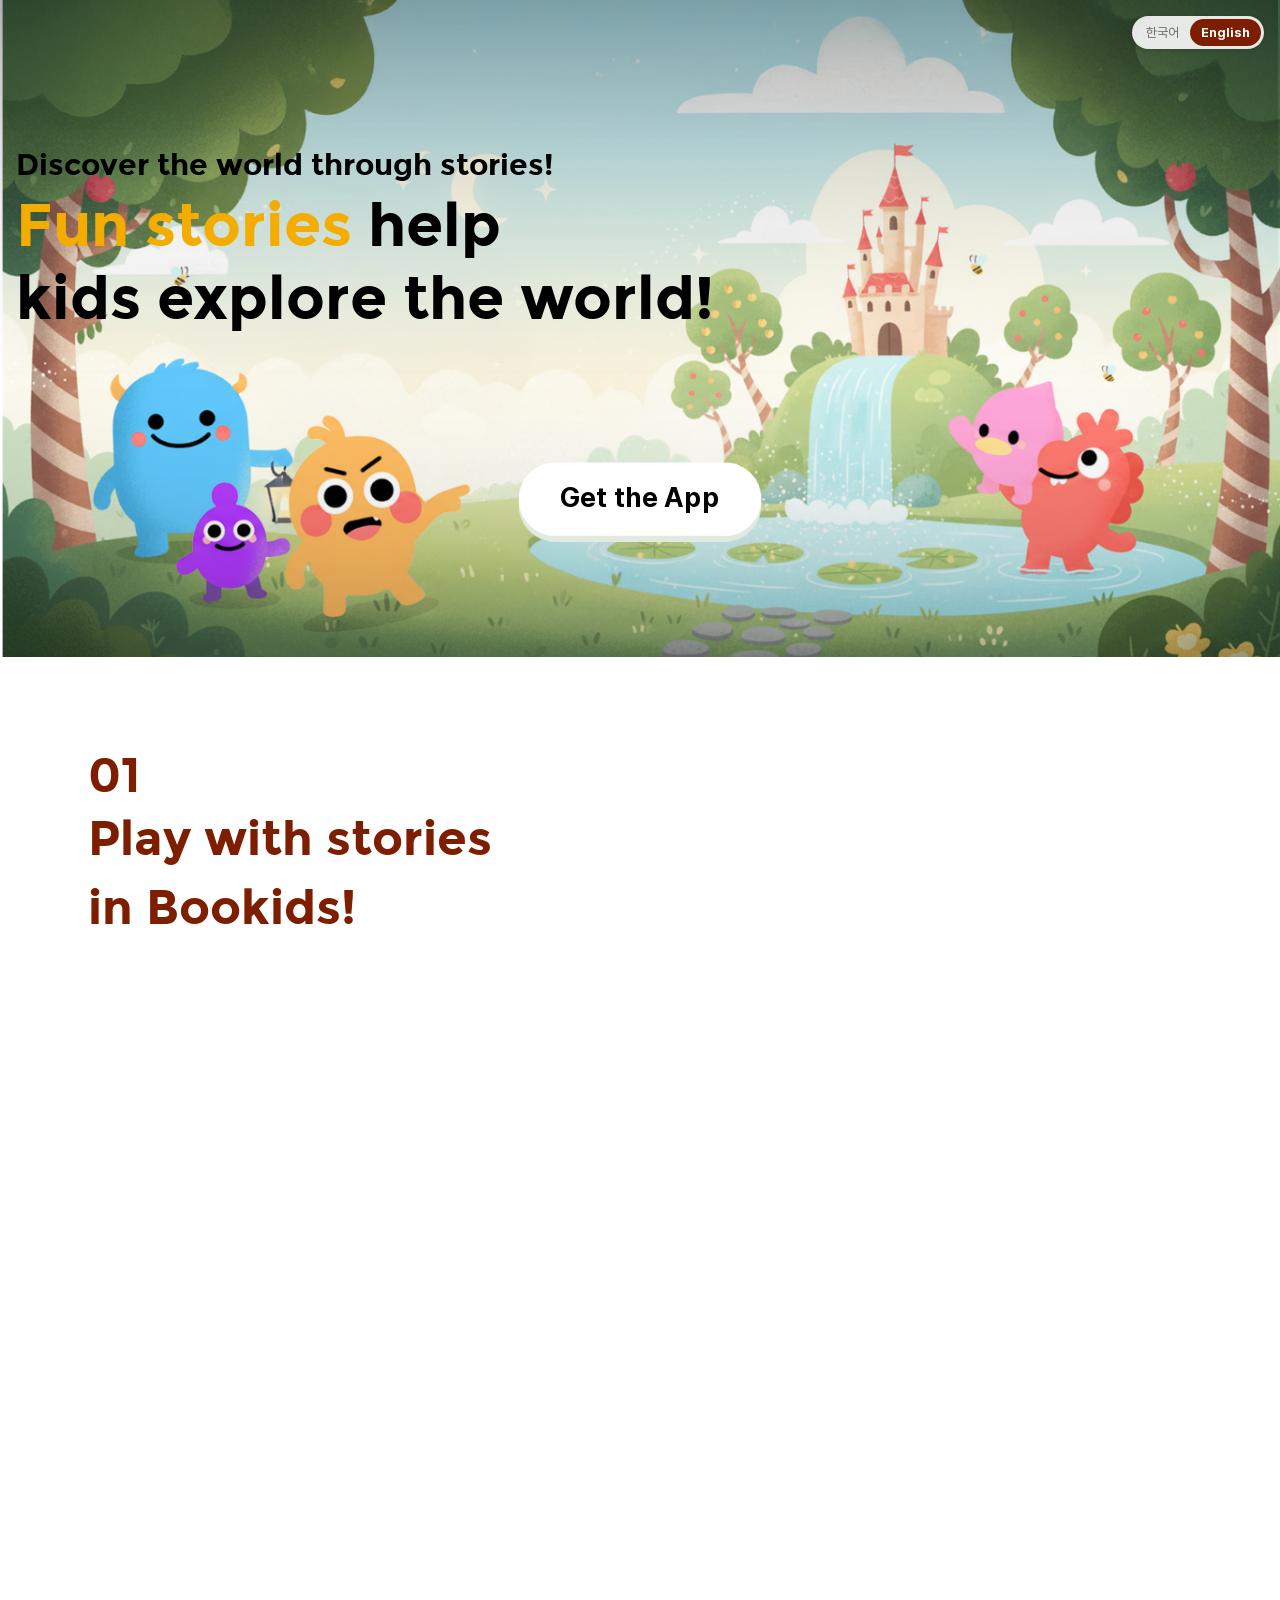
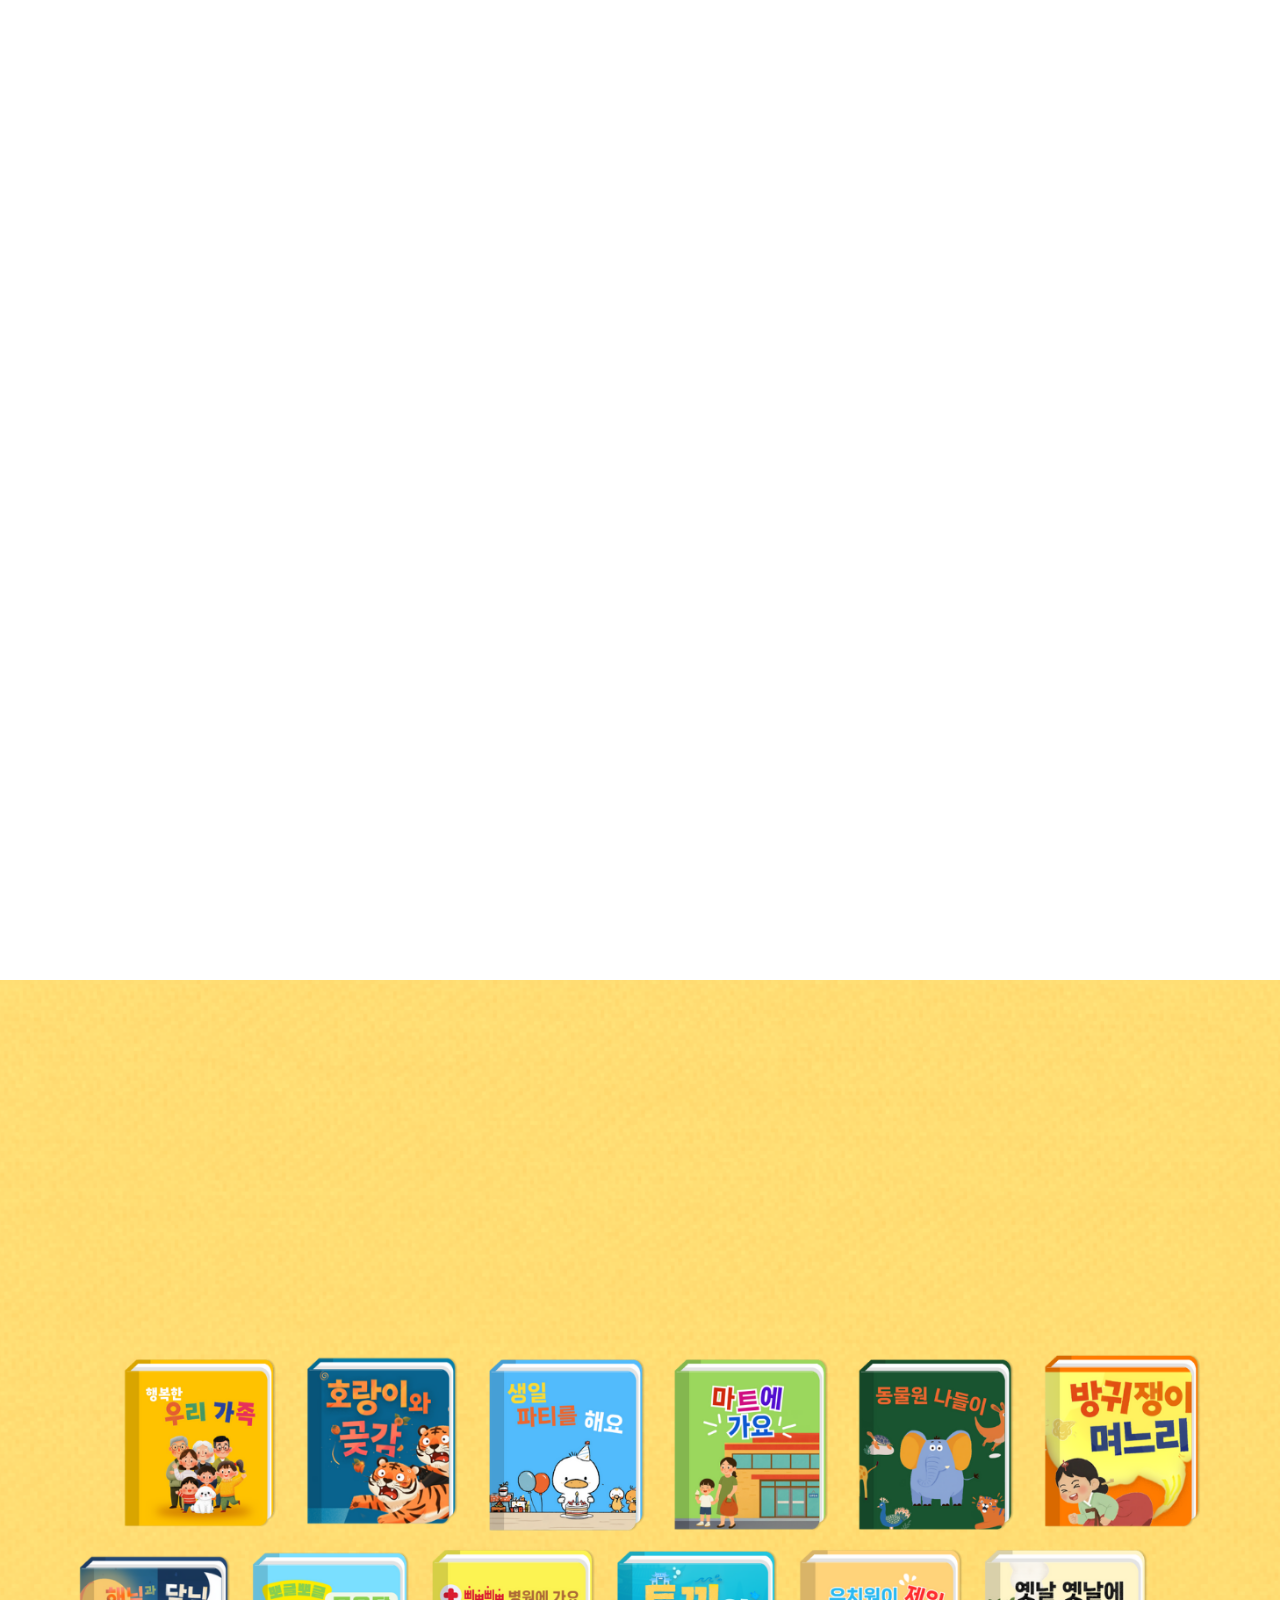
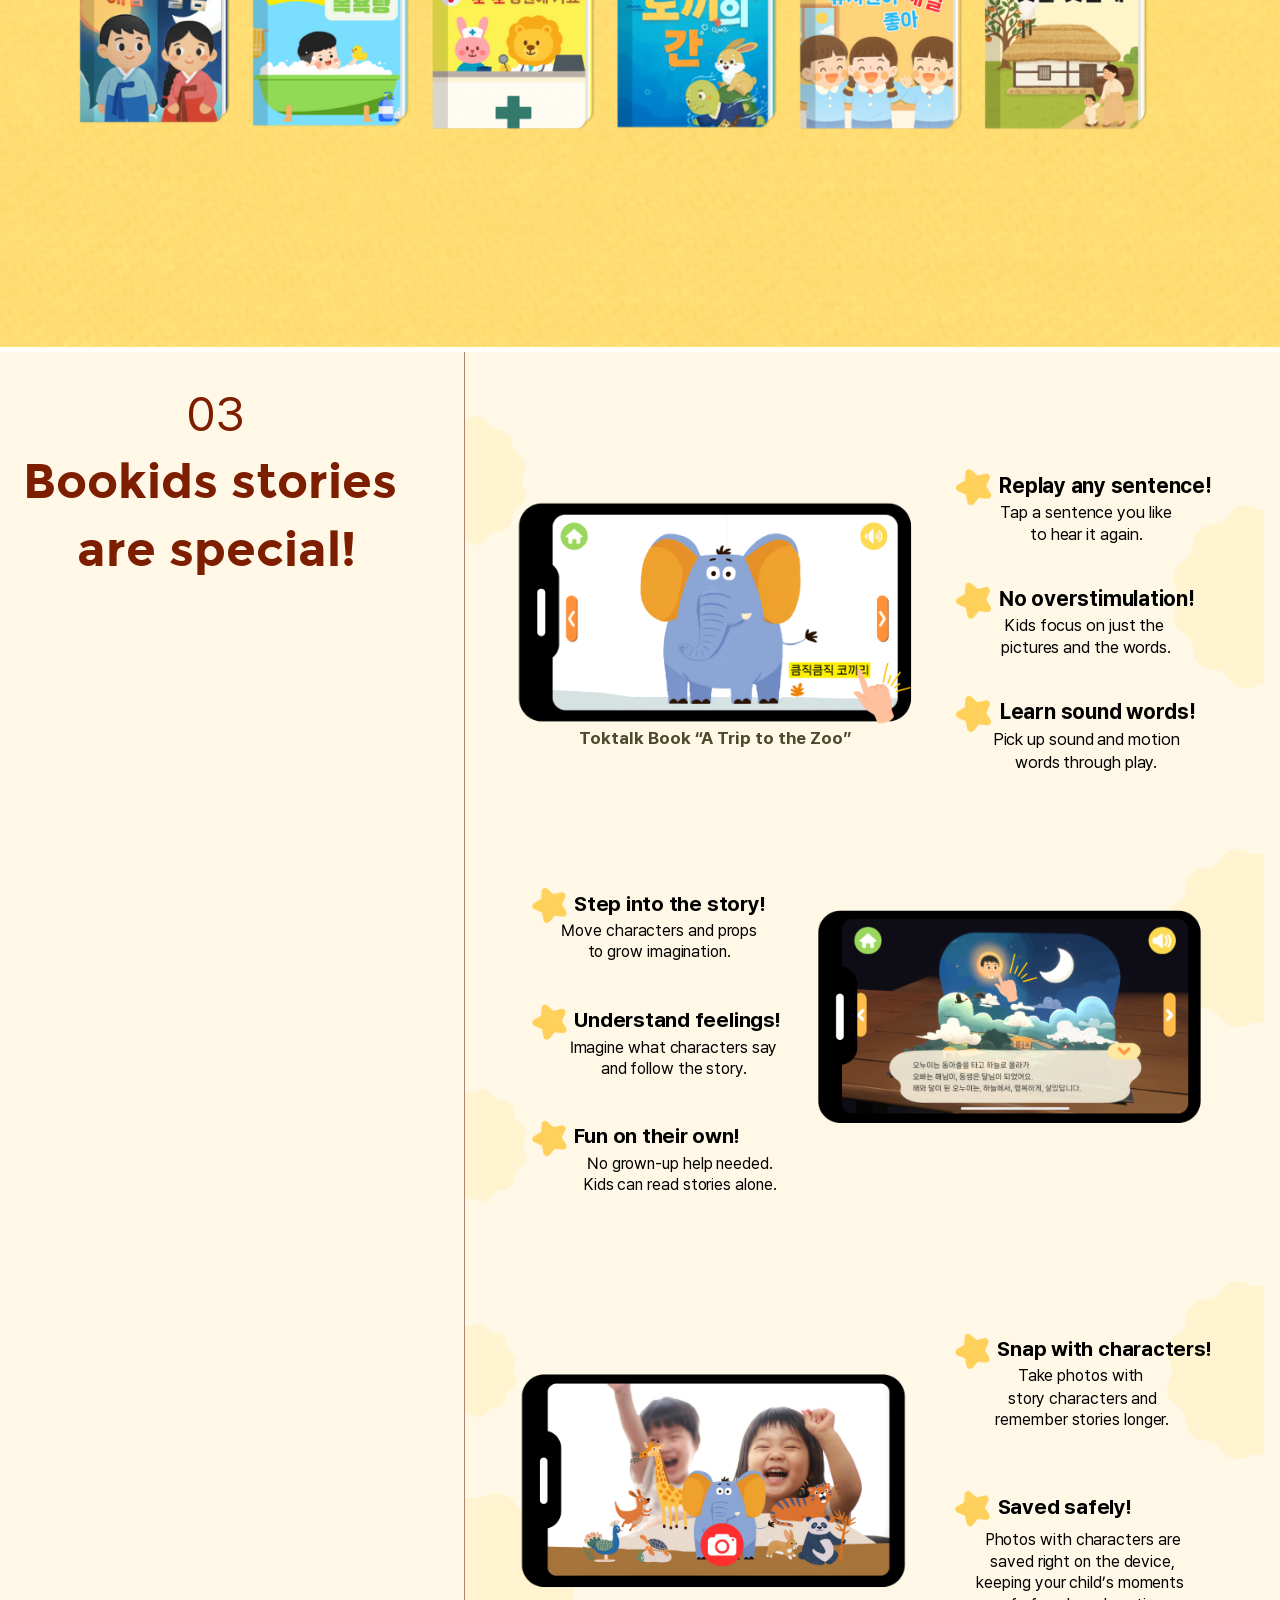
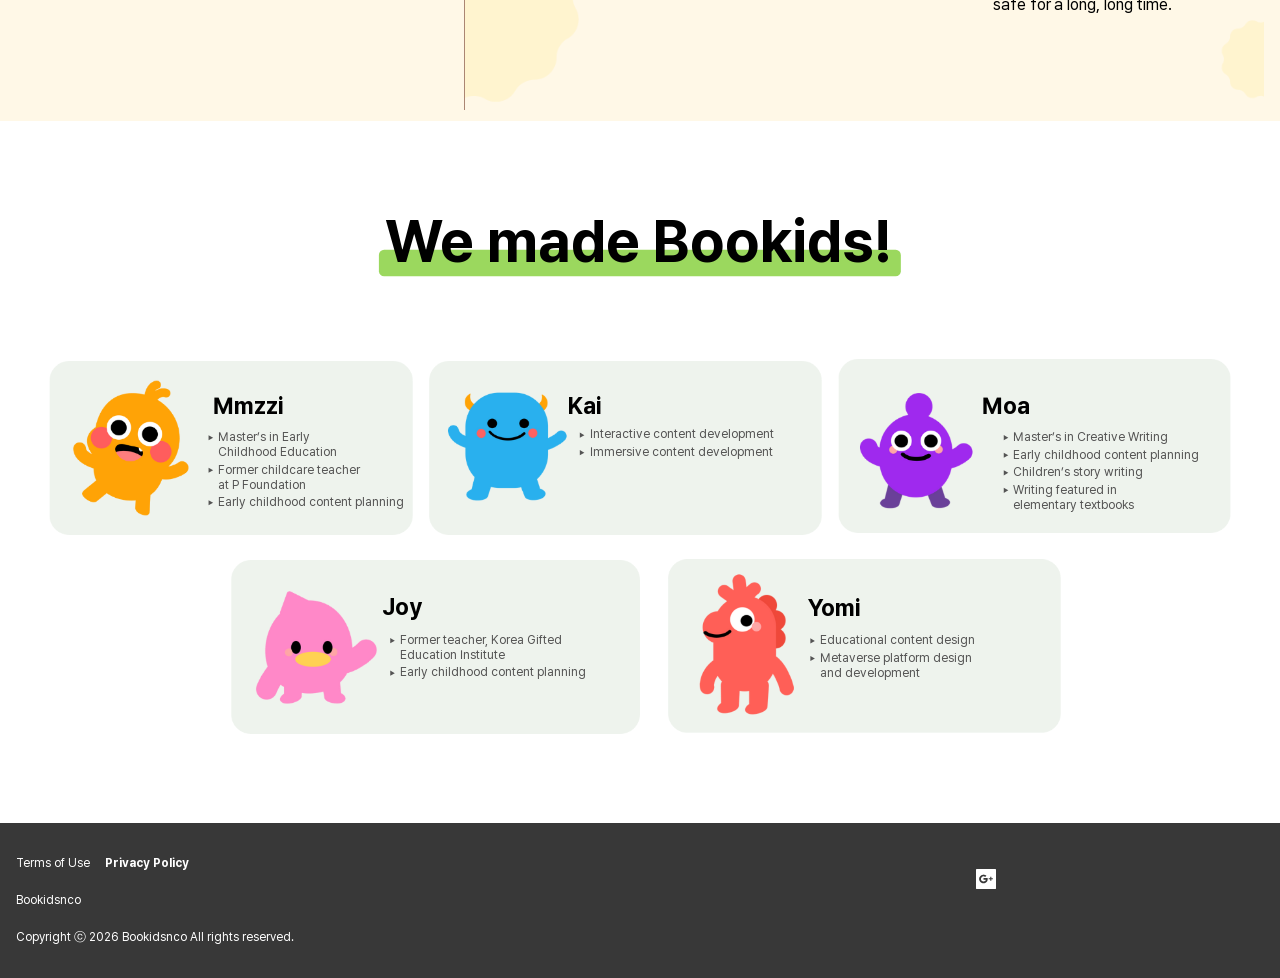
<file: index.html>
<!DOCTYPE html>
<html lang="ko">
<head>
	<meta charset="utf-8">
	<meta name="viewport" content="width=device-width, initial-scale=1">
	<title>Bookids</title>
	<!-- 네이버 서치어드바이저 소유 확인은 루트 주소에서 하므로 이 페이지에도 남겨 둠 -->
	<meta name="naver-site-verification" content="f33d51a31ad42f6ec0239b4553263804b5e55a8d">
	<link rel="alternate" hreflang="ko" href="https://www.bookidsnco.com/kr/ko/apps/Bookids/">
	<link rel="alternate" hreflang="en" href="https://www.bookidsnco.com/kr/en/apps/Bookids/">
	<link rel="alternate" hreflang="x-default" href="https://www.bookidsnco.com/">
	<link rel="icon" type="image/png" sizes="196x196" href="assets/images/icons/favicon-196.png">
	<script>
	/*
	 * 언어에 맞는 첫 페이지로 이동합니다.
	 *   1. 오른쪽 위 버튼으로 직접 고른 언어가 저장돼 있으면 그 언어 (assets/js/site.js 와 같은 저장 이름)
	 *   2. 없으면 브라우저에 설정된 언어 순서대로 보고, 한국어·영어 중 먼저 나오는 쪽. 둘 다 없으면 영어
	 * 예전 주소(/?mode=policy 등)의 쿼리를 그대로 넘겨야 약관 팝업이 열립니다.
	 * 파일로 직접 열면(file://) 폴더 주소가 index.html 을 열어 주지 않으므로 파일 이름까지 붙입니다.
	 */
	(function () {
		var language = null;
		try { language = localStorage.getItem('bookids-language'); } catch (e) {}
		if (language !== 'ko' && language !== 'en') {
			var list = navigator.languages && navigator.languages.length ? navigator.languages : [navigator.language || ''];
			language = 'en';
			for (var i = 0; i < list.length; i++) {
				var code = String(list[i]).toLowerCase();
				if (code.indexOf('ko') === 0) { language = 'ko'; break; }
				if (code.indexOf('en') === 0) { language = 'en'; break; }
			}
		}
		location.replace('kr/' + language + '/apps/Bookids/' + (location.protocol === 'file:' ? 'index.html' : '') + location.search + location.hash);
	})();
	</script>
	<!-- 스크립트가 꺼진 경우에만 한국어 페이지로. noscript 밖에 두면 브라우저에 따라(Safari 등) 이 이동이 위 스크립트의 이동을 덮어써서
	     고른 언어와 ?mode= 가 사라질 수 있음 -->
	<noscript><meta http-equiv="refresh" content="0; url=kr/ko/apps/Bookids/"></noscript>
</head>
<body>
	<a href="kr/ko/apps/Bookids/">부키즈 소개 페이지로 이동</a>
	<a href="kr/en/apps/Bookids/" lang="en">Go to Bookids</a>
</body>
</html>
</file>
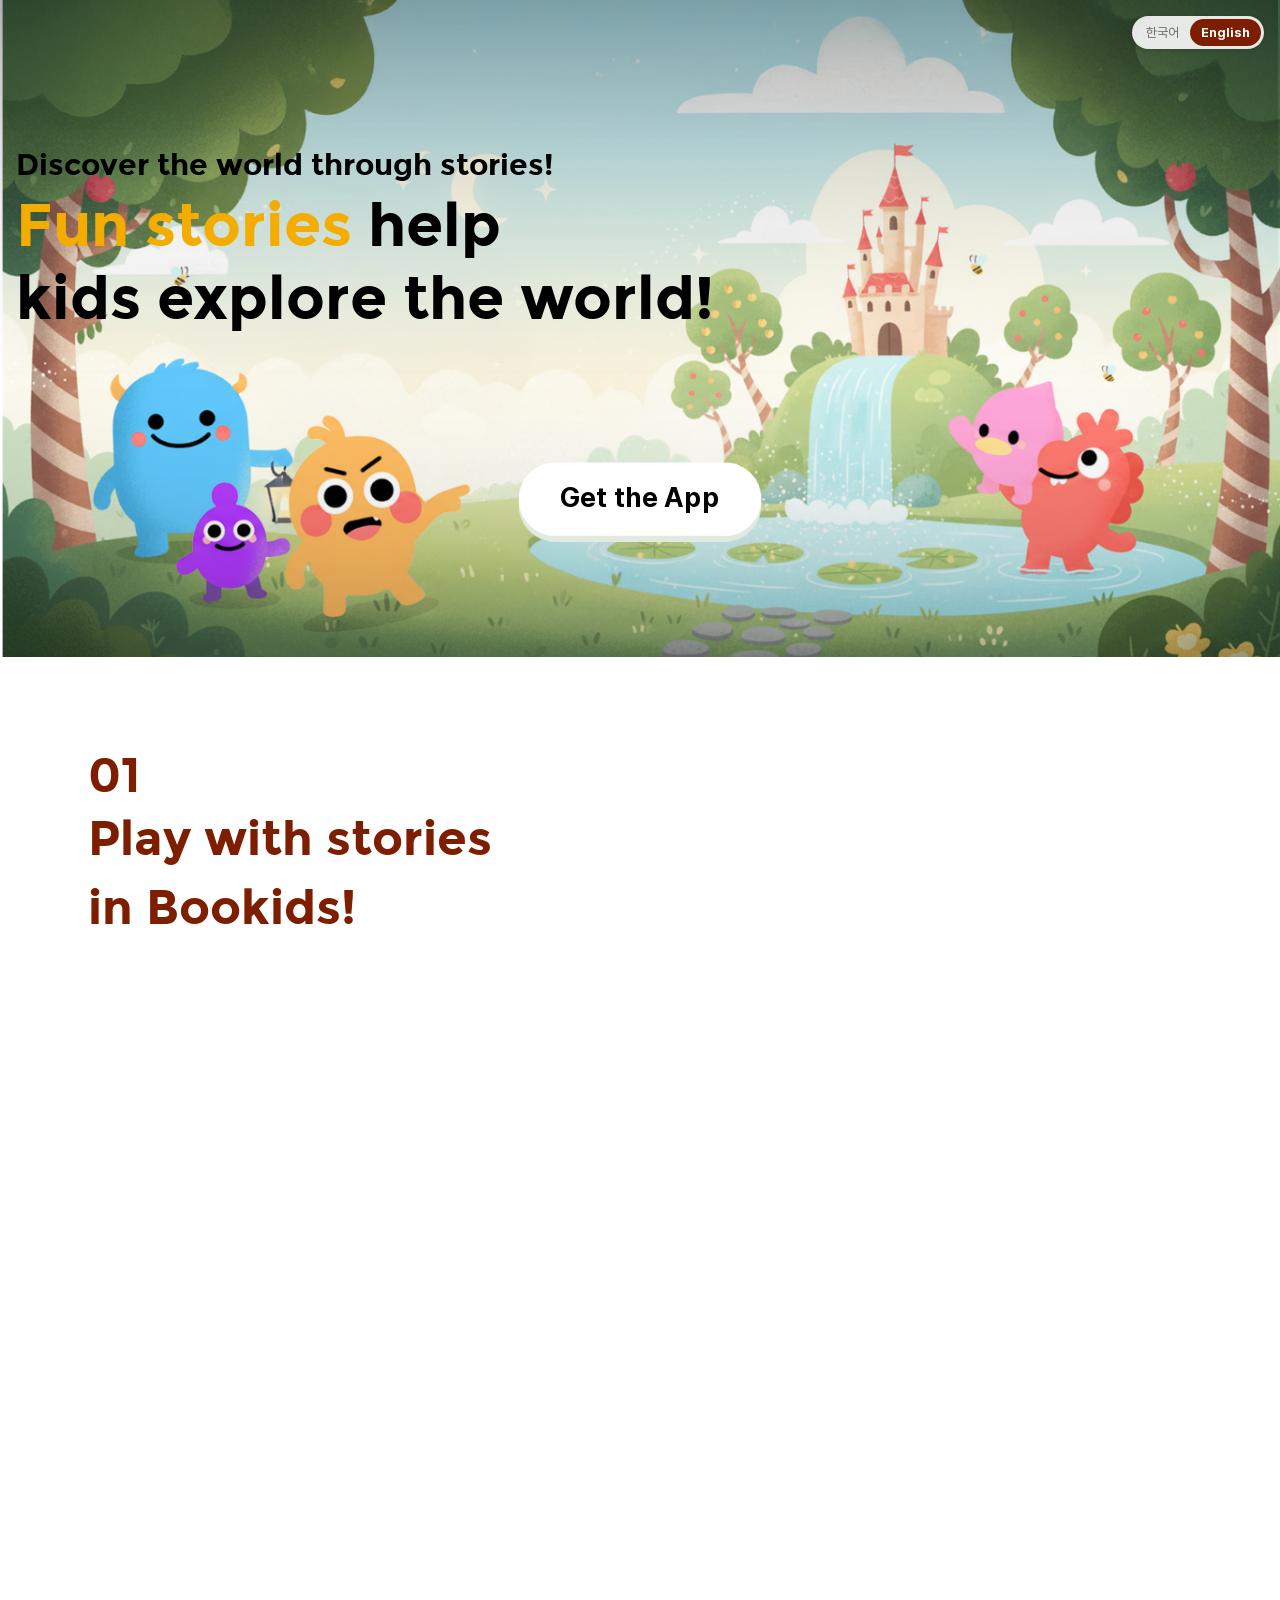
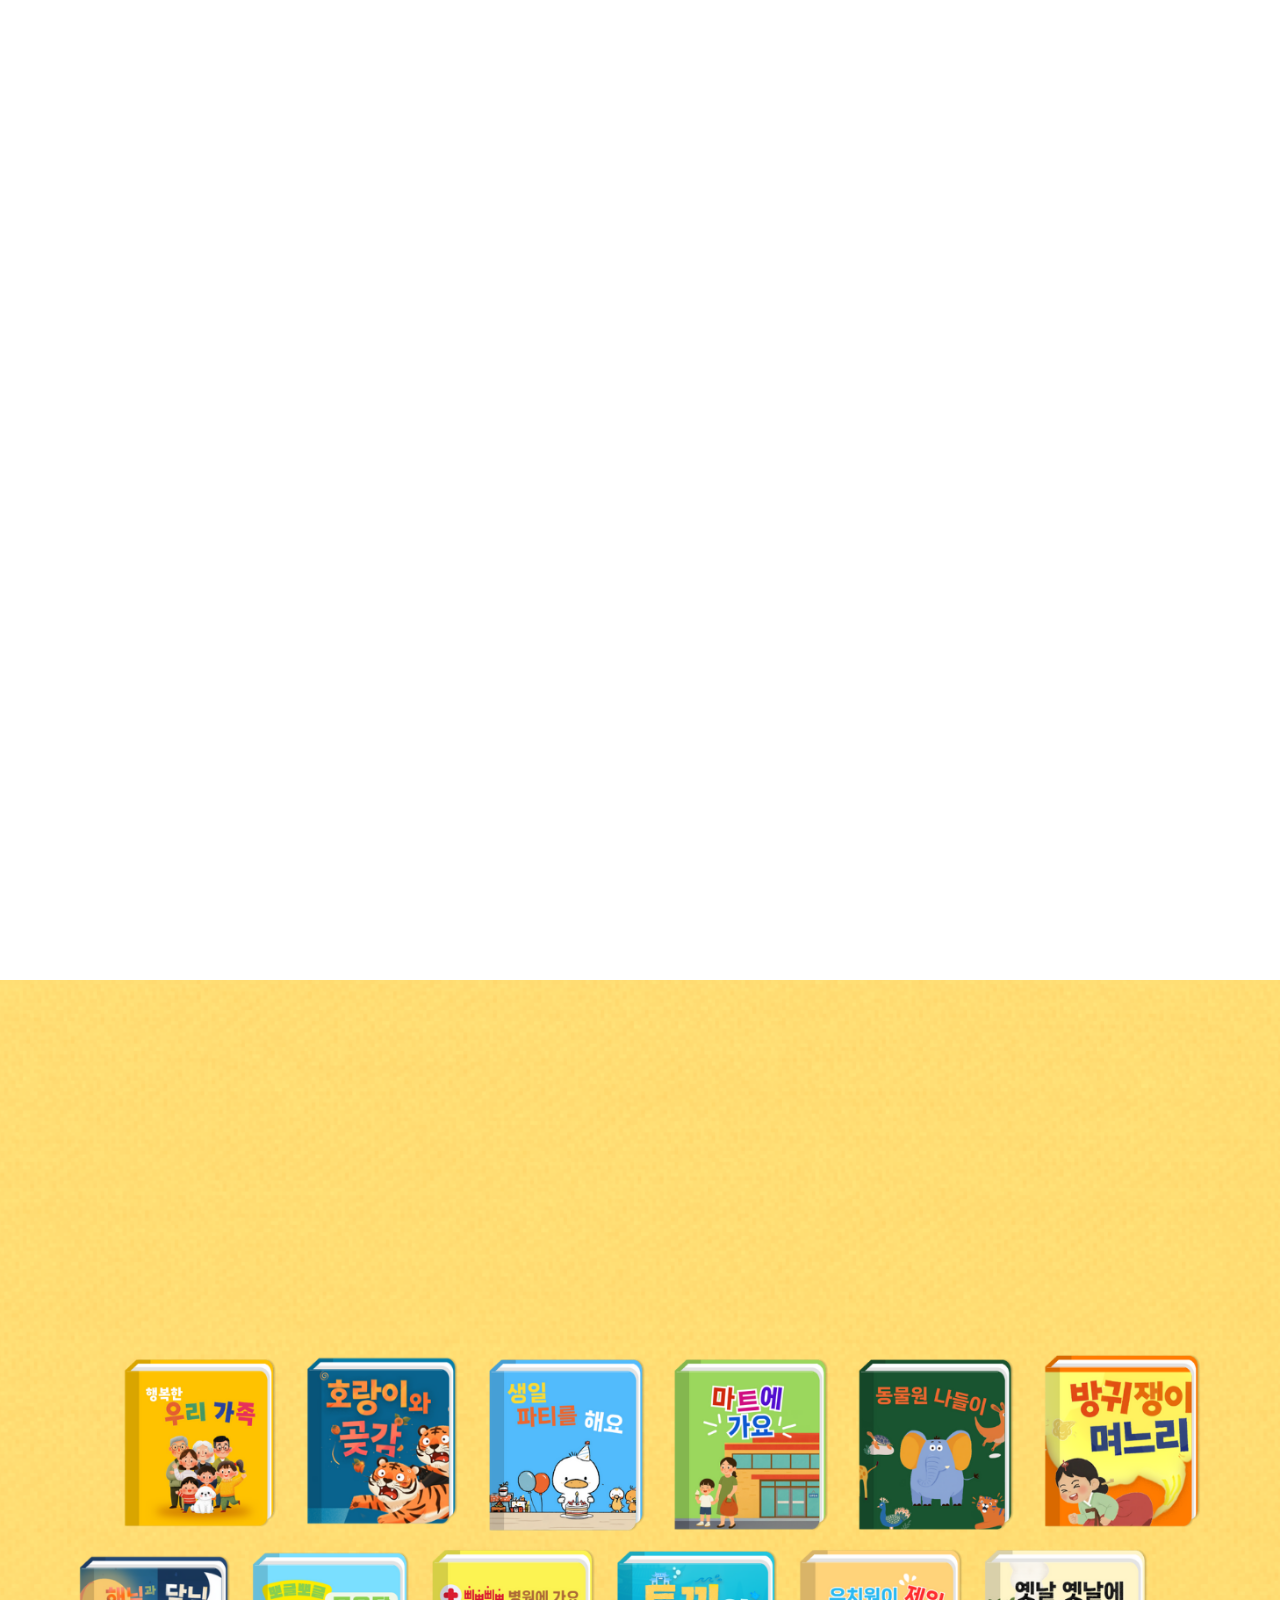
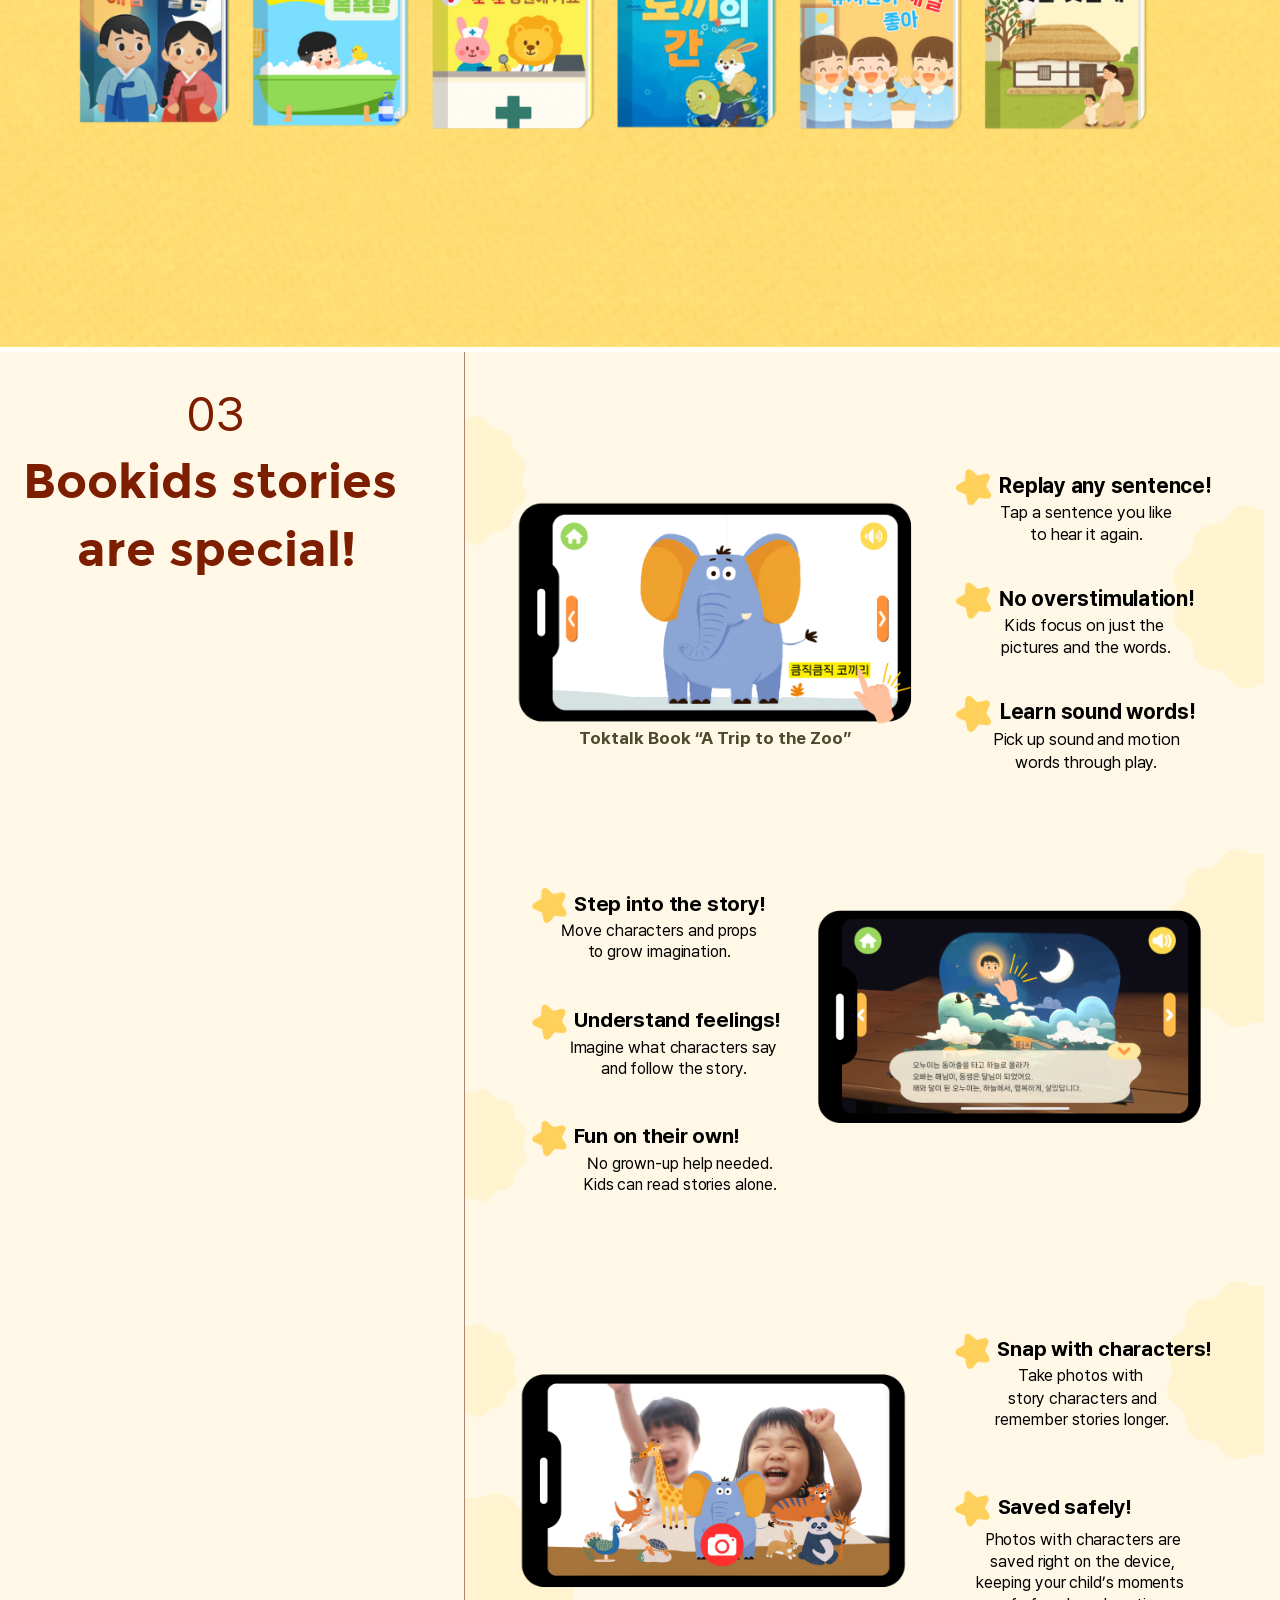
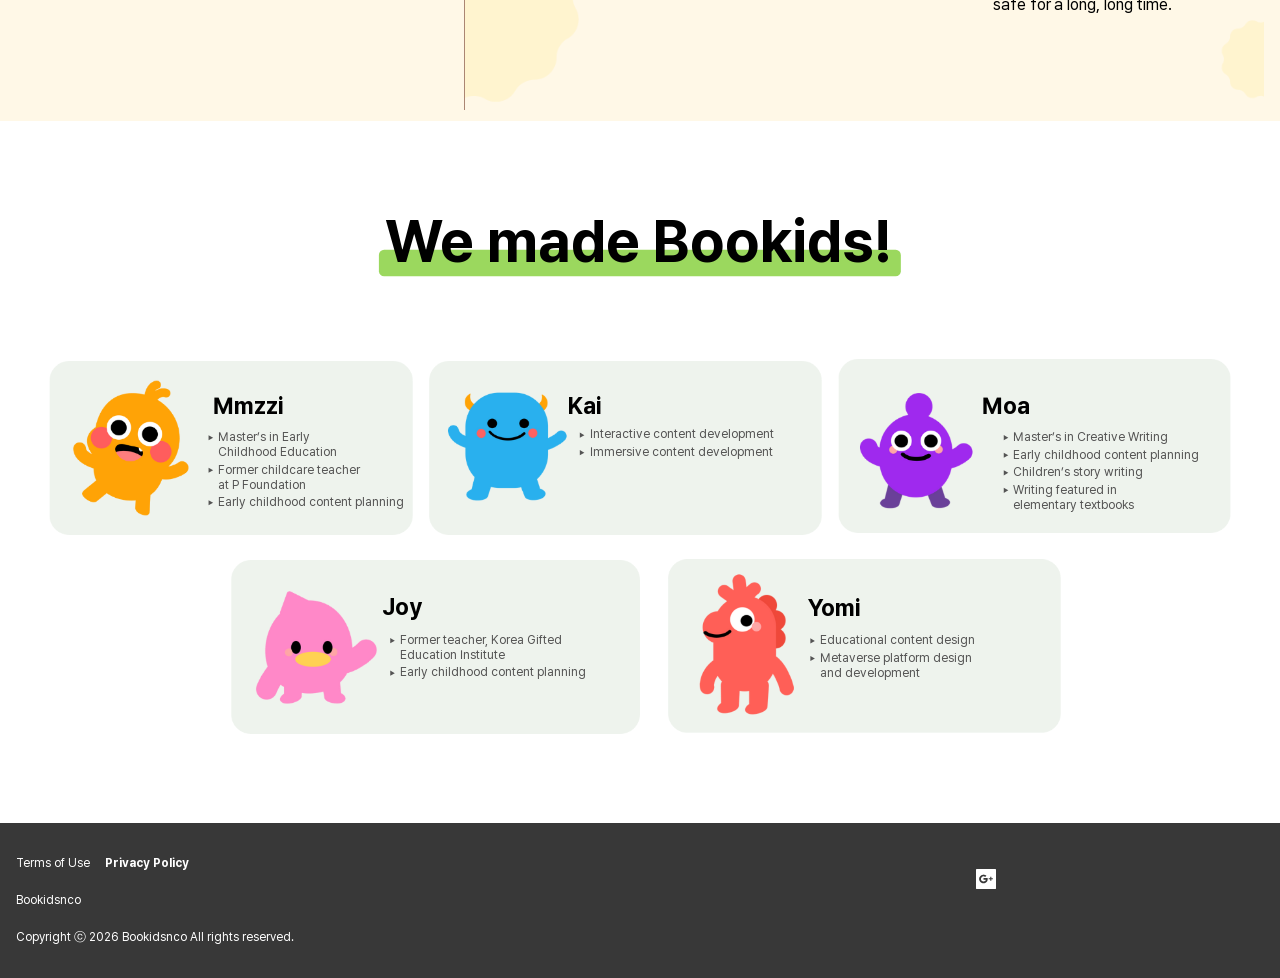
<file: kr/en/apps/Bookids/index.html>
<!DOCTYPE html>
<html lang="en">
<head>
	<meta charset="utf-8">
	<meta name="viewport" content="width=device-width,viewport-fit=cover,initial-scale=1.0,minimum-scale=1.0,maximum-scale=1.0,user-scalable=no">
	<title>Bookids</title>
	<meta name="description" content="Book for Kids">
	<meta name="keywords" content="Bookids">
	<meta name="application-name" content="Bookids">
	<meta name="msapplication-tooltip" content="Bookids">
	<meta name="theme-color" content="#7e1e00">
	<meta name="msapplication-navbutton-color" content="#7e1e00">
	<meta name="apple-mobile-web-app-status-bar-style" content="default">
	<meta name="naver-site-verification" content="f33d51a31ad42f6ec0239b4553263804b5e55a8d">
	<link rel="canonical" href="https://www.bookidsnco.com/kr/en/apps/Bookids/">
	<link rel="alternate" hreflang="ko" href="https://www.bookidsnco.com/kr/ko/apps/Bookids/">
	<link rel="alternate" hreflang="en" href="https://www.bookidsnco.com/kr/en/apps/Bookids/">
	<link rel="alternate" hreflang="x-default" href="https://www.bookidsnco.com/">

	<meta property="og:type" content="website">
	<meta property="og:url" content="https://www.bookidsnco.com/kr/en/apps/Bookids/">
	<meta property="og:title" content="Bookids">
	<meta property="og:description" content="Book for Kids">
	<meta property="og:image" content="https://www.bookidsnco.com/assets/images/logo.png">
	<meta property="og:image:width" content="673">
	<meta property="og:image:height" content="262">

	<link rel="icon" type="image/png" sizes="196x196" href="../../../../assets/images/icons/favicon-196.png">
	<link rel="apple-touch-icon-precomposed" sizes="152x152" href="../../../../assets/images/icons/apple-touch-icon-152.png">
	<meta name="msapplication-TileImage" content="../../../../assets/images/icons/ms-tile-144.png">
	<meta name="msapplication-square310x310logo" content="../../../../assets/images/icons/ms-square-310.png">

	<link rel="stylesheet" href="../../../../assets/fonts/pretendard/pretendard-dynamic-subset.css">
	<link rel="stylesheet" href="../../../../assets/css/style.css">
	<link rel="stylesheet" href="../../../../assets/css/site.css">
	<script>document.documentElement.className += ' js';</script>

	<script type="application/ld+json">
	{
		"@context": "https://schema.org",
		"@type": "Organization",
		"name": "Bookids",
		"url": "https://www.bookidsnco.com",
		"address": {
			"@type": "PostalAddress",
			"addressCountry": "KR",
			"streetAddress": "서울 강북구 노해로8길 22 (수유동, 경남아너스빌)",
			"postalCode": "01073"
		}
	}
	</script>
</head>
<body>
<nav class="language-switch" aria-label="Language">
	<a href="../../../ko/apps/Bookids/" lang="ko" hreflang="ko" data-language="ko">한국어</a>
	<a href="../../../en/apps/Bookids/" lang="en" hreflang="en" data-language="en" aria-current="true">English</a>
</nav>

<main>

	<!-- ================= PC 화면 (992px 이상) ================= -->
	<div class="pc">

		<section class="sec pc-hero">
			<div class="sec__bg"></div>
			<div class="snow" aria-hidden="true"></div>
			<div class="col">
				<div class="t pc-hero__t1" data-anim="fadeInUp" data-dur="0.7">
					<div class="a"><h6><span class="f30 c-black">Discover the world through stories!</span></h6></div>
				</div>
				<div class="t pc-hero__t2" data-anim="fadeInUp" data-dur="1">
					<div class="a"><h2 class="al"><span class="f60 c-yellow">Fun stories</span><span class="f60 c-black"> help</span></h2></div>
				</div>
				<div class="t pc-hero__t3" data-anim="fadeInUp" data-dur="1">
					<div class="a"><h2 class="al"><span class="f60 c-black">kids explore the world!</span></h2></div>
				</div>
				<div class="pc-hero__btn" data-anim="jackInTheBox" data-dur="0.7" data-delay="1">
					<a class="app-btn a" href="https://bookidsnco.firebaseapp.com/kr/ko/apps/Bookids/open?utm_source=homepage&amp;utm_medium=website&amp;utm_campaign=download_button&amp;utm_content=en_pc">
						<img src="../../../../assets/images/btn-app-download.png" width="310" height="102" alt="Get the App">
						<svg viewBox="0 0 310 102" aria-hidden="true"><text class="ov-button" x="154.7" y="57.5">Get the App</text></svg>
						<span class="app-btn__hover" aria-hidden="true"><svg viewBox="0 0 308 102" preserveAspectRatio="xMidYMid slice" aria-hidden="true"><text class="ov-button" x="153.7" y="57.5">Get the App</text></svg></span>
					</a>
				</div>
			</div>
		</section>

		<div class="pc-play">
			<section class="pc-play__head">
				<div class="col">
					<div class="t pc-play__t1" data-anim="fadeInUp" data-dur="0.9">
						<div class="a"><h2 class="al"><span class="f48"><strong>01</strong></span></h2></div>
					</div>
					<div class="t pc-play__t2" data-anim="fadeInUp" data-dur="0.9">
						<div class="a">
							<h6 class="al lh2"><span class="f48">Play with stories&nbsp;</span></h6>
							<h6 class="al lh2"><span class="f48">in Bookids!</span></h6>
						</div>
					</div>
				</div>
			</section>

			<section class="pc-card">
				<div class="col pc-card__aside">
					<div class="pic pc-card__img" data-anim="fadeInUp" data-dur="0.9" data-delay="0.7">
						<div class="a overlay">
							<img src="../../../../assets/images/feature-stories.png" width="398" height="372" alt="Explore stories" loading="lazy">
							<svg viewBox="0 0 398 372" aria-hidden="true"><text class="ov-feature" x="198.9" y="55">Explore stories</text></svg>
						</div>
					</div>
					<div class="t pc-card__title" data-anim="fadeInUp" data-dur="0.9">
						<div class="a"><h6 class="ac lh2"><span class="f20">Discover lots of stories!&nbsp;</span></h6></div>
					</div>
					<div class="t pc-card__desc" data-anim="fadeInUp" data-dur="0.9">
						<div class="a">
							<p class="ac"><span class="f20">Meet fun Bookids originals, written to follow&nbsp;</span></p>
							<p class="ac"><span class="f20">Korea’s national childcare and Nuri curricula.&nbsp;</span></p>
						</div>
					</div>
				</div>
			</section>

			<section class="pc-card">
				<div class="col pc-card__aside">
					<div class="pic pc-card__img" data-anim="fadeInUp" data-dur="0.9" data-delay="0.7">
						<div class="a overlay">
							<img src="../../../../assets/images/feature-decorate.png" width="398" height="372" alt="Decorate scenes" loading="lazy">
							<svg viewBox="0 0 398 372" aria-hidden="true"><text class="ov-feature" x="198.7" y="55">Decorate scenes</text></svg>
						</div>
					</div>
					<div class="t pc-card__title" data-anim="fadeInUp" data-dur="0.9">
						<div class="a"><h6 class="ac">Decorate story scenes!</h6></div>
					</div>
					<div class="t pc-card__desc" data-anim="fadeInUp" data-dur="0.9">
						<div class="a">
							<p class="ac lh15"><span class="f20">Use characters, props, and nature items from the stories</span></p>
							<p class="ac lh15"><span class="f20">to decorate your own story scenes.</span></p>
						</div>
					</div>
				</div>
			</section>

			<section class="pc-card">
				<div class="col pc-card__aside">
					<div class="pic pc-card__img" data-anim="fadeInUp" data-dur="0.9" data-delay="0.7">
						<div class="a overlay">
							<img src="../../../../assets/images/feature-create.png" width="398" height="372" alt="Create your story" loading="lazy">
							<svg viewBox="0 0 398 372" aria-hidden="true"><text class="ov-feature" x="198.6" y="55">Create your story</text></svg>
						</div>
					</div>
					<div class="t pc-card__title" data-anim="fadeInUp" data-dur="0.9">
						<div class="a"><p class="ac lh2"><span class="f20"><strong>Create your own story!</strong></span></p></div>
					</div>
					<div class="t pc-card__desc" data-anim="fadeInUp" data-dur="0.9">
						<div class="a">
							<p class="ac"><span class="f20">A colorful story world of your own!&nbsp;</span></p>
							<p class="ac"><span class="f20">Let your imagination fly and create your own story.</span></p>
						</div>
					</div>
				</div>
			</section>
		</div>

		<div class="pc-gap-82"></div>

		<section class="sec pc-books">
			<div class="sec__bg"></div>
			<div class="col">
				<div class="t pc-books__title" data-anim="fadeInUp" data-dur="0.7">
					<div class="a">
						<h1 class="ac lh1"><span class="f60">02&nbsp;</span></h1>
						<h1 class="ac lh1"><span class="f60">Meet Bookids stories!</span></h1>
					</div>
				</div>
				<div class="t pc-books__desc" data-anim="fadeInUp" data-dur="0.7">
					<div class="a"><p class="ac lh15"><span class="f18">A variety of stories built around everyday themes kids know well.&nbsp;</span></p></div>
				</div>
				<div class="pic pc-books__img">
					<img src="../../../../assets/images/books.png" width="1278" height="428" alt="Bookids storybook covers" loading="lazy">
				</div>
			</div>
		</section>

		<div class="pc-gap-5"></div>

		<section class="pc-special">
			<div class="pc-special__aside">
				<div class="pc-special__sticky">
					<div class="t pc-special__t">
						<div class="a">
							<p class="ac lh115"><span class="f48">03</span></p>
							<h6 class="ac lh15"><span class="f48">Bookids stories&nbsp;</span></h6>
							<h6 class="ac lh15"><span class="f48">are special!</span></h6>
							<p><br></p>
						</div>
					</div>
				</div>
			</div>
			<div class="pc-special__main">
				<div class="overlay">
					<img src="../../../../assets/images/special-1.png" width="1920" height="1080" alt="Replay any sentence, no overstimulation, learn sound words" loading="lazy">
					<svg viewBox="0 0 1920 1080" preserveAspectRatio="xMidYMid slice" aria-hidden="true"><text class="ov-title" x="1276.5" y="330.2">Replay any sentence!</text><text class="ov-text" x="1480.1" y="390.5">Tap a sentence you like</text><text class="ov-text" x="1480.5" y="442.5">to hear it again.</text><text class="ov-title" x="1276" y="596.2">No overstimulation!</text><text class="ov-text" x="1475.6" y="655.5">Kids focus on just the</text><text class="ov-text" x="1480.2" y="707.5">pictures and the words.</text><text class="ov-title" x="1278" y="862.2">Learn sound words!</text><text class="ov-text" x="1480.3" y="923.5">Pick up sound and motion</text><text class="ov-text" x="1480.3" y="976.5">words through play.</text><text class="ov-caption" x="608.1" y="920.5">Toktalk Book “A Trip to the Zoo”</text></svg>
				</div>
				<div class="overlay">
					<img src="../../../../assets/images/special-2.png" width="1920" height="1080" alt="Step into the story, understand feelings, fun on their own" loading="lazy">
					<svg viewBox="0 0 1920 1080" aria-hidden="true"><text class="ov-title" x="262" y="237.2">Step into the story!</text><text class="ov-text" x="466.9" y="298.5">Move characters and props</text><text class="ov-text" x="466.8" y="349.5">to grow imagination.</text><text class="ov-title" x="262.5" y="516.2">Understand feelings!</text><text class="ov-text" x="501.1" y="578.5">Imagine what characters say</text><text class="ov-text" x="501.8" y="630.5">and follow the story.</text><text class="ov-title" x="263" y="796.2">Fun on their own!</text><text class="ov-text" x="516.3" y="858.5">No grown-up help needed.</text><text class="ov-text" x="515.9" y="909.5">Kids can read stories alone.</text></svg>
				</div>
				<div class="overlay">
					<img src="../../../../assets/images/special-3.png" width="1920" height="1080" alt="Snap with characters, saved safely" loading="lazy">
					<svg viewBox="0 0 1920 1080" aria-hidden="true"><text class="ov-title" x="1279" y="228.2">Snap with characters!</text><text class="ov-text" x="1479.1" y="289.5">Take photos with</text><text class="ov-text" x="1483.7" y="342.5">story characters and</text><text class="ov-text" x="1483.4" y="393.5">remember stories longer.</text><text class="ov-title" x="1280" y="608.2">Saved safely!</text><text class="ov-text" x="1483.9" y="681.5">Photos with characters are</text><text class="ov-text" x="1483.9" y="734.5">saved right on the device,</text><text class="ov-text" x="1478.6" y="785.5">keeping your child’s moments</text><text class="ov-text" x="1484" y="837.5">safe for a long, long time.</text></svg>
				</div>
			</div>
		</section>

		<div class="pc-gap-11"></div>

		<section class="pc-team">
			<div class="team">
				<svg viewBox="0 0 1920 1080"><rect class="ov-bar" x="558.3" y="198" width="803" height="41" rx="8"/><text class="ov-heading" x="957.3" y="217.5">We made Bookids!</text></svg>
				<div class="team-card team-card--ddobi">
					<img class="team-card__background" src="../../../../assets/images/team/ddobi-background.png" width="560" height="268" alt="" loading="lazy">
					<img class="team-card__character" src="../../../../assets/images/team/ddobi-character.png" width="185" height="215" alt="" loading="lazy">
					<svg viewBox="0 0 560 268"><text class="ov-name" x="252" y="81">Mmzzi</text><path class="ov-dot" d="M245.5 114.1L252.5 118.1L245.5 122.1Z"/><text class="ov-bullet" x="260.5" y="123.2">Master’s in Early</text><text class="ov-bullet" x="260.5" y="146.2">Childhood Education</text><path class="ov-dot" d="M245.5 164.1L252.5 168.1L245.5 172.1Z"/><text class="ov-bullet" x="260.5" y="173.2">Former childcare teacher</text><text class="ov-bullet" x="260.5" y="196.2">at P Foundation</text><path class="ov-dot" d="M245.5 214.1L252.5 218.1L245.5 222.1Z"/><text class="ov-bullet" x="260.5" y="223.2">Early childhood content planning</text></svg>
				</div>
				<div class="team-card team-card--chacha">
					<img class="team-card__background" src="../../../../assets/images/team/chacha-background.png" width="605" height="268" alt="" loading="lazy">
					<img class="team-card__character" src="../../../../assets/images/team/chacha-character.png" width="189" height="172" alt="" loading="lazy">
					<svg viewBox="0 0 605 268"><text class="ov-name" x="214" y="81">Kai</text><path class="ov-dot" d="M232 110.1L239 114.1L232 118.1Z"/><text class="ov-bullet" x="247" y="119.2">Interactive content development</text><path class="ov-dot" d="M232 137.1L239 141.1L232 145.1Z"/><text class="ov-bullet" x="247" y="146.2">Immersive content development</text></svg>
				</div>
				<div class="team-card team-card--mari">
					<img class="team-card__background" src="../../../../assets/images/team/mari-background.png" width="606" height="268" alt="" loading="lazy">
					<img class="team-card__character" src="../../../../assets/images/team/mari-character.png" width="178" height="185" alt="" loading="lazy">
					<svg viewBox="0 0 606 268"><text class="ov-name" x="221" y="84">Moa</text><path class="ov-dot" d="M255 117.1L262 121.1L255 125.1Z"/><text class="ov-bullet" x="270" y="126.2">Master’s in Creative Writing</text><path class="ov-dot" d="M255 144.1L262 148.1L255 152.1Z"/><text class="ov-bullet" x="270" y="153.2">Early childhood content planning</text><path class="ov-dot" d="M255 171.1L262 175.1L255 179.1Z"/><text class="ov-bullet" x="270" y="180.2">Children’s story writing</text><path class="ov-dot" d="M255 198.1L262 202.1L255 206.1Z"/><text class="ov-bullet" x="270" y="207.2">Writing featured in</text><text class="ov-bullet" x="270" y="230.2">elementary textbooks</text></svg>
				</div>
				<div class="team-card team-card--miho">
					<img class="team-card__background" src="../../../../assets/images/team/miho-background.png" width="630" height="268" alt="" loading="lazy">
					<img class="team-card__character" src="../../../../assets/images/team/miho-character.png" width="192" height="180" alt="" loading="lazy">
					<svg viewBox="0 0 630 268"><text class="ov-name" x="232" y="85">Joy</text><path class="ov-dot" d="M245 120.1L252 124.1L245 128.1Z"/><text class="ov-bullet" x="260" y="129.2">Former teacher, Korea Gifted</text><text class="ov-bullet" x="260" y="152.2">Education Institute</text><path class="ov-dot" d="M245 170.1L252 174.1L245 178.1Z"/><text class="ov-bullet" x="260" y="179.2">Early childhood content planning</text></svg>
				</div>
				<div class="team-card team-card--kuku">
					<img class="team-card__background" src="../../../../assets/images/team/kuku-background.png" width="605" height="268" alt="" loading="lazy">
					<img class="team-card__character" src="../../../../assets/images/team/kuku-character.png" width="150" height="222" alt="" loading="lazy">
					<svg viewBox="0 0 605 268"><text class="ov-name" x="215" y="88">Yomi</text><path class="ov-dot" d="M219 122.1L226 126.1L219 130.1Z"/><text class="ov-bullet" x="234" y="131.2">Educational content design</text><path class="ov-dot" d="M219 149.1L226 153.1L219 157.1Z"/><text class="ov-bullet" x="234" y="158.2">Metaverse platform design</text><text class="ov-bullet" x="234" y="181.2">and development</text></svg>
				</div>
			</div>
		</section>

	</div>

	<!-- ================= 모바일 화면 (991px 이하) ================= -->
	<div class="mo">

		<section class="sec mo-hero">
			<div class="sec__bg"></div>
			<div class="col">
				<div class="t mo-hero__t1" data-anim="fadeInUp" data-dur="0.7">
					<div class="a"><h6 class="al lh115"><span class="f40 c-black">Learn the world&nbsp;</span><span class="c-black"><br></span><span class="f40 c-black">with stories!</span></h6></div>
				</div>
				<div class="t mo-hero__t2" data-anim="fadeInUp" data-dur="0.7">
					<div class="a"><h6 class="al"><span class="f16 c-black">Fun stories help</span><span class="c-black"><br>kids explore the world.&nbsp;</span></h6></div>
				</div>
				<div class="mo-hero__btn" data-anim="rotateIn" data-dur="0.7">
					<a class="app-btn a" href="https://bookidsnco.firebaseapp.com/kr/ko/apps/Bookids/open?utm_source=homepage&amp;utm_medium=website&amp;utm_campaign=download_button&amp;utm_content=en_mobile">
						<img src="../../../../assets/images/btn-app-download.png" width="310" height="102" alt="Get the App">
						<svg viewBox="0 0 310 102" aria-hidden="true"><text class="ov-button" x="154.7" y="57.5">Get the App</text></svg>
						<span class="app-btn__hover" aria-hidden="true"><svg viewBox="0 0 308 102" preserveAspectRatio="xMidYMid slice" aria-hidden="true"><text class="ov-button" x="153.7" y="57.5">Get the App</text></svg></span>
					</a>
				</div>
			</div>
		</section>

		<section class="mo-play">
			<div class="col">
				<div class="t mo-play__title" data-anim="fadeInUp" data-dur="0.7">
					<div class="a">
						<h6><span class="f36">01&nbsp;</span></h6>
						<h6><span class="f36">Play with stories&nbsp;</span></h6>
						<h6><span class="f36">in Bookids!</span></h6>
					</div>
				</div>

				<div class="pic mo-play__img">
					<div class="overlay">
						<img src="../../../../assets/images/feature-stories.png" width="398" height="372" style="height:236px" alt="Explore stories" loading="lazy">
						<svg viewBox="0 0 398 372" aria-hidden="true"><text class="ov-feature" x="198.9" y="55">Explore stories</text></svg>
					</div>
				</div>
				<div class="t">
					<div class="a"><h6 class="ac"><span class="f20">Discover lots of stories!</span></h6></div>
				</div>
				<div class="t">
					<div class="a">
						<p class="ac"><span class="f20">Fun Bookids originals based on</span></p>
						<p class="ac"><span class="f20">the 2019 revised Nuri Curriculum.</span></p>
					</div>
				</div>

				<div class="pic mo-play__img">
					<div class="overlay">
						<img src="../../../../assets/images/feature-decorate.png" width="398" height="372" style="height:251px" alt="Decorate scenes" loading="lazy">
						<svg viewBox="0 0 398 372" aria-hidden="true"><text class="ov-feature" x="198.7" y="55">Decorate scenes</text></svg>
					</div>
				</div>
				<div class="t">
					<div class="a"><h6 class="ac"><span class="f20">Decorate story scenes!</span></h6></div>
				</div>
				<div class="t">
					<div class="a">
						<p class="ac"><span class="f20">Use characters, props,&nbsp;</span></p>
						<p class="ac"><span class="f20">and nature items from the stories</span></p>
						<p class="ac"><span class="f20">to decorate your own story scenes.</span></p>
					</div>
				</div>

				<div class="pic mo-play__img">
					<div class="overlay">
						<img src="../../../../assets/images/feature-create.png" width="398" height="372" style="height:254px" alt="Create your story" loading="lazy">
						<svg viewBox="0 0 398 372" aria-hidden="true"><text class="ov-feature" x="198.6" y="55">Create your story</text></svg>
					</div>
				</div>
				<div class="t">
					<div class="a"><h6 class="ac"><span class="f20">Create your own story!</span></h6></div>
				</div>
				<div class="t">
					<div class="a">
						<p class="ac"><span class="f20">A colorful story world of your own!</span></p>
						<p class="ac"><span class="f20">Let your imagination fly</span></p>
						<p class="ac"><span class="f20">and create your own story.</span></p>
					</div>
				</div>
			</div>
		</section>

		<section class="sec mo-books">
			<div class="sec__bg"></div>
			<div class="col">
				<div class="t mo-books__title" data-anim="fadeInUp" data-dur="0.7">
					<div class="a">
						<h6><span class="f36">03</span></h6>
						<h6><span class="f36">Meet&nbsp;</span></h6>
						<h6><span class="f36">Bookids stories!</span></h6>
					</div>
				</div>
				<div class="t mo-books__desc" data-anim="fadeInUp" data-dur="0.7">
					<div class="a">
						<p class="ac"><span class="f20">A variety of stories built around</span></p>
						<p class="ac"><span class="f20">everyday themes kids know well.</span></p>
					</div>
				</div>
				<div class="mo-books__img">
					<img src="../../../../assets/images/books.png" width="1278" height="428" alt="Bookids storybook covers" loading="lazy">
				</div>
			</div>
		</section>

		<section class="mo-special">
			<div class="col">
				<div class="t mo-special__title" data-anim="fadeInUp" data-dur="0.7">
					<div class="a">
						<h6><span class="f36">03</span></h6>
						<h6><span class="f36">Bookids stories&nbsp;</span></h6>
						<h6><span class="f36">are special!</span></h6>
					</div>
				</div>
				<div class="overlay">
					<img src="../../../../assets/images/special-1.png" width="1920" height="1080" alt="Replay any sentence, no overstimulation, learn sound words" loading="lazy">
					<svg viewBox="0 0 1920 1080" aria-hidden="true"><text class="ov-title" x="1276.5" y="330.2">Replay any sentence!</text><text class="ov-text" x="1480.1" y="390.5">Tap a sentence you like</text><text class="ov-text" x="1480.5" y="442.5">to hear it again.</text><text class="ov-title" x="1276" y="596.2">No overstimulation!</text><text class="ov-text" x="1475.6" y="655.5">Kids focus on just the</text><text class="ov-text" x="1480.2" y="707.5">pictures and the words.</text><text class="ov-title" x="1278" y="862.2">Learn sound words!</text><text class="ov-text" x="1480.3" y="923.5">Pick up sound and motion</text><text class="ov-text" x="1480.3" y="976.5">words through play.</text><text class="ov-caption" x="608.1" y="920.5">Toktalk Book “A Trip to the Zoo”</text></svg>
				</div>
				<div class="overlay">
					<img src="../../../../assets/images/special-2.png" width="1920" height="1080" alt="Step into the story, understand feelings, fun on their own" loading="lazy">
					<svg viewBox="0 0 1920 1080" aria-hidden="true"><text class="ov-title" x="262" y="237.2">Step into the story!</text><text class="ov-text" x="466.9" y="298.5">Move characters and props</text><text class="ov-text" x="466.8" y="349.5">to grow imagination.</text><text class="ov-title" x="262.5" y="516.2">Understand feelings!</text><text class="ov-text" x="501.1" y="578.5">Imagine what characters say</text><text class="ov-text" x="501.8" y="630.5">and follow the story.</text><text class="ov-title" x="263" y="796.2">Fun on their own!</text><text class="ov-text" x="516.3" y="858.5">No grown-up help needed.</text><text class="ov-text" x="515.9" y="909.5">Kids can read stories alone.</text></svg>
				</div>
				<div class="overlay">
					<img src="../../../../assets/images/special-3.png" width="1920" height="1080" alt="Snap with characters, saved safely" loading="lazy">
					<svg viewBox="0 0 1920 1080" aria-hidden="true"><text class="ov-title" x="1279" y="228.2">Snap with characters!</text><text class="ov-text" x="1479.1" y="289.5">Take photos with</text><text class="ov-text" x="1483.7" y="342.5">story characters and</text><text class="ov-text" x="1483.4" y="393.5">remember stories longer.</text><text class="ov-title" x="1280" y="608.2">Saved safely!</text><text class="ov-text" x="1483.9" y="681.5">Photos with characters are</text><text class="ov-text" x="1483.9" y="734.5">saved right on the device,</text><text class="ov-text" x="1478.6" y="785.5">keeping your child’s moments</text><text class="ov-text" x="1484" y="837.5">safe for a long, long time.</text></svg>
				</div>
			</div>
		</section>

		<section class="mo-team">
			<div class="col">
				<div class="team">
					<svg viewBox="0 0 1920 1080"><rect class="ov-bar" x="558.3" y="198" width="803" height="41" rx="8"/><text class="ov-heading" x="957.3" y="217.5">We made Bookids!</text></svg>
					<div class="team-card team-card--ddobi">
						<img class="team-card__background" src="../../../../assets/images/team/ddobi-background.png" width="560" height="268" alt="" loading="lazy">
						<img class="team-card__character" src="../../../../assets/images/team/ddobi-character.png" width="185" height="215" alt="" loading="lazy">
						<svg viewBox="0 0 560 268"><text class="ov-name" x="252" y="81">Mmzzi</text><path class="ov-dot" d="M245.5 114.1L252.5 118.1L245.5 122.1Z"/><text class="ov-bullet" x="260.5" y="123.2">Master’s in Early</text><text class="ov-bullet" x="260.5" y="146.2">Childhood Education</text><path class="ov-dot" d="M245.5 164.1L252.5 168.1L245.5 172.1Z"/><text class="ov-bullet" x="260.5" y="173.2">Former childcare teacher</text><text class="ov-bullet" x="260.5" y="196.2">at P Foundation</text><path class="ov-dot" d="M245.5 214.1L252.5 218.1L245.5 222.1Z"/><text class="ov-bullet" x="260.5" y="223.2">Early childhood content planning</text></svg>
					</div>
					<div class="team-card team-card--chacha">
						<img class="team-card__background" src="../../../../assets/images/team/chacha-background.png" width="605" height="268" alt="" loading="lazy">
						<img class="team-card__character" src="../../../../assets/images/team/chacha-character.png" width="189" height="172" alt="" loading="lazy">
						<svg viewBox="0 0 605 268"><text class="ov-name" x="214" y="81">Kai</text><path class="ov-dot" d="M232 110.1L239 114.1L232 118.1Z"/><text class="ov-bullet" x="247" y="119.2">Interactive content development</text><path class="ov-dot" d="M232 137.1L239 141.1L232 145.1Z"/><text class="ov-bullet" x="247" y="146.2">Immersive content development</text></svg>
					</div>
					<div class="team-card team-card--mari">
						<img class="team-card__background" src="../../../../assets/images/team/mari-background.png" width="606" height="268" alt="" loading="lazy">
						<img class="team-card__character" src="../../../../assets/images/team/mari-character.png" width="178" height="185" alt="" loading="lazy">
						<svg viewBox="0 0 606 268"><text class="ov-name" x="221" y="84">Moa</text><path class="ov-dot" d="M255 117.1L262 121.1L255 125.1Z"/><text class="ov-bullet" x="270" y="126.2">Master’s in Creative Writing</text><path class="ov-dot" d="M255 144.1L262 148.1L255 152.1Z"/><text class="ov-bullet" x="270" y="153.2">Early childhood content planning</text><path class="ov-dot" d="M255 171.1L262 175.1L255 179.1Z"/><text class="ov-bullet" x="270" y="180.2">Children’s story writing</text><path class="ov-dot" d="M255 198.1L262 202.1L255 206.1Z"/><text class="ov-bullet" x="270" y="207.2">Writing featured in</text><text class="ov-bullet" x="270" y="230.2">elementary textbooks</text></svg>
					</div>
					<div class="team-card team-card--miho">
						<img class="team-card__background" src="../../../../assets/images/team/miho-background.png" width="630" height="268" alt="" loading="lazy">
						<img class="team-card__character" src="../../../../assets/images/team/miho-character.png" width="192" height="180" alt="" loading="lazy">
						<svg viewBox="0 0 630 268"><text class="ov-name" x="232" y="85">Joy</text><path class="ov-dot" d="M245 120.1L252 124.1L245 128.1Z"/><text class="ov-bullet" x="260" y="129.2">Former teacher, Korea Gifted</text><text class="ov-bullet" x="260" y="152.2">Education Institute</text><path class="ov-dot" d="M245 170.1L252 174.1L245 178.1Z"/><text class="ov-bullet" x="260" y="179.2">Early childhood content planning</text></svg>
					</div>
					<div class="team-card team-card--kuku">
						<img class="team-card__background" src="../../../../assets/images/team/kuku-background.png" width="605" height="268" alt="" loading="lazy">
						<img class="team-card__character" src="../../../../assets/images/team/kuku-character.png" width="150" height="222" alt="" loading="lazy">
						<svg viewBox="0 0 605 268"><text class="ov-name" x="215" y="88">Yomi</text><path class="ov-dot" d="M219 122.1L226 126.1L219 130.1Z"/><text class="ov-bullet" x="234" y="131.2">Educational content design</text><path class="ov-dot" d="M219 149.1L226 153.1L219 157.1Z"/><text class="ov-bullet" x="234" y="158.2">Metaverse platform design</text><text class="ov-bullet" x="234" y="181.2">and development</text></svg>
					</div>
				</div>
			</div>
		</section>

	</div>
</main>

<footer class="footer">
	<div class="footer__inner">
		<div class="footer__main">
			<ul class="footer__nav">
				<li><a href="?mode=policy" data-policy="policy">Terms of Use</a></li>
				<li class="is-bold"><a href="?mode=privacy" data-policy="privacy">Privacy Policy</a></li>
			</ul>
			<div class="footer__brand" data-company-name></div>
			<div class="footer__copy">Copyright ⓒ 2026 <span data-company-name></span> All rights reserved.</div>
		</div>
		<div class="footer__sns">
			<a href="mailto:support@bookidsnco.com">
				<svg viewBox="0 0 1024 1024" aria-hidden="true"><path transform="matrix(1 0 0 -1 0 960)" d="M992 960H32Q19 960 9.5 950.5Q0 941 0 928V-32Q0 -45 9.5 -54.5Q19 -64 32 -64H992Q1005 -64 1014.5 -54.5Q1024 -45 1024 -32V928Q1024 941 1014.5 950.5Q1005 960 992 960ZM542 290Q512 257 470 240Q429 224 385.0 224.5Q341 225 299 241Q256 258 224 291Q192 324 176 365Q160 407 160.5 450.0Q161 493 177 534Q194 575 227 608Q259 639 299 655Q338 671 379.5 672.0Q421 673 461 658Q501 644 534 614L469 549Q433 584 380.5 582.5Q328 581 291 544Q253 506 252.0 450.0Q251 394 290 355Q328 316 385.0 315.5Q442 315 478 354Q488 364 494.0 377.0Q500 390 502 405H384V494H595Q604 437 592.0 383.0Q580 329 542 290ZM864 432H786V354H730V432H651V488H730V566H786V488H864Z"/></svg>
				<span class="sr-only">Email us</span>
			</a>
		</div>
	</div>
</footer>

<script src="../../../../assets/js/site.js" defer></script>
<script src="../../../../assets/js/main.js" defer></script>
</body>
</html>
</file>
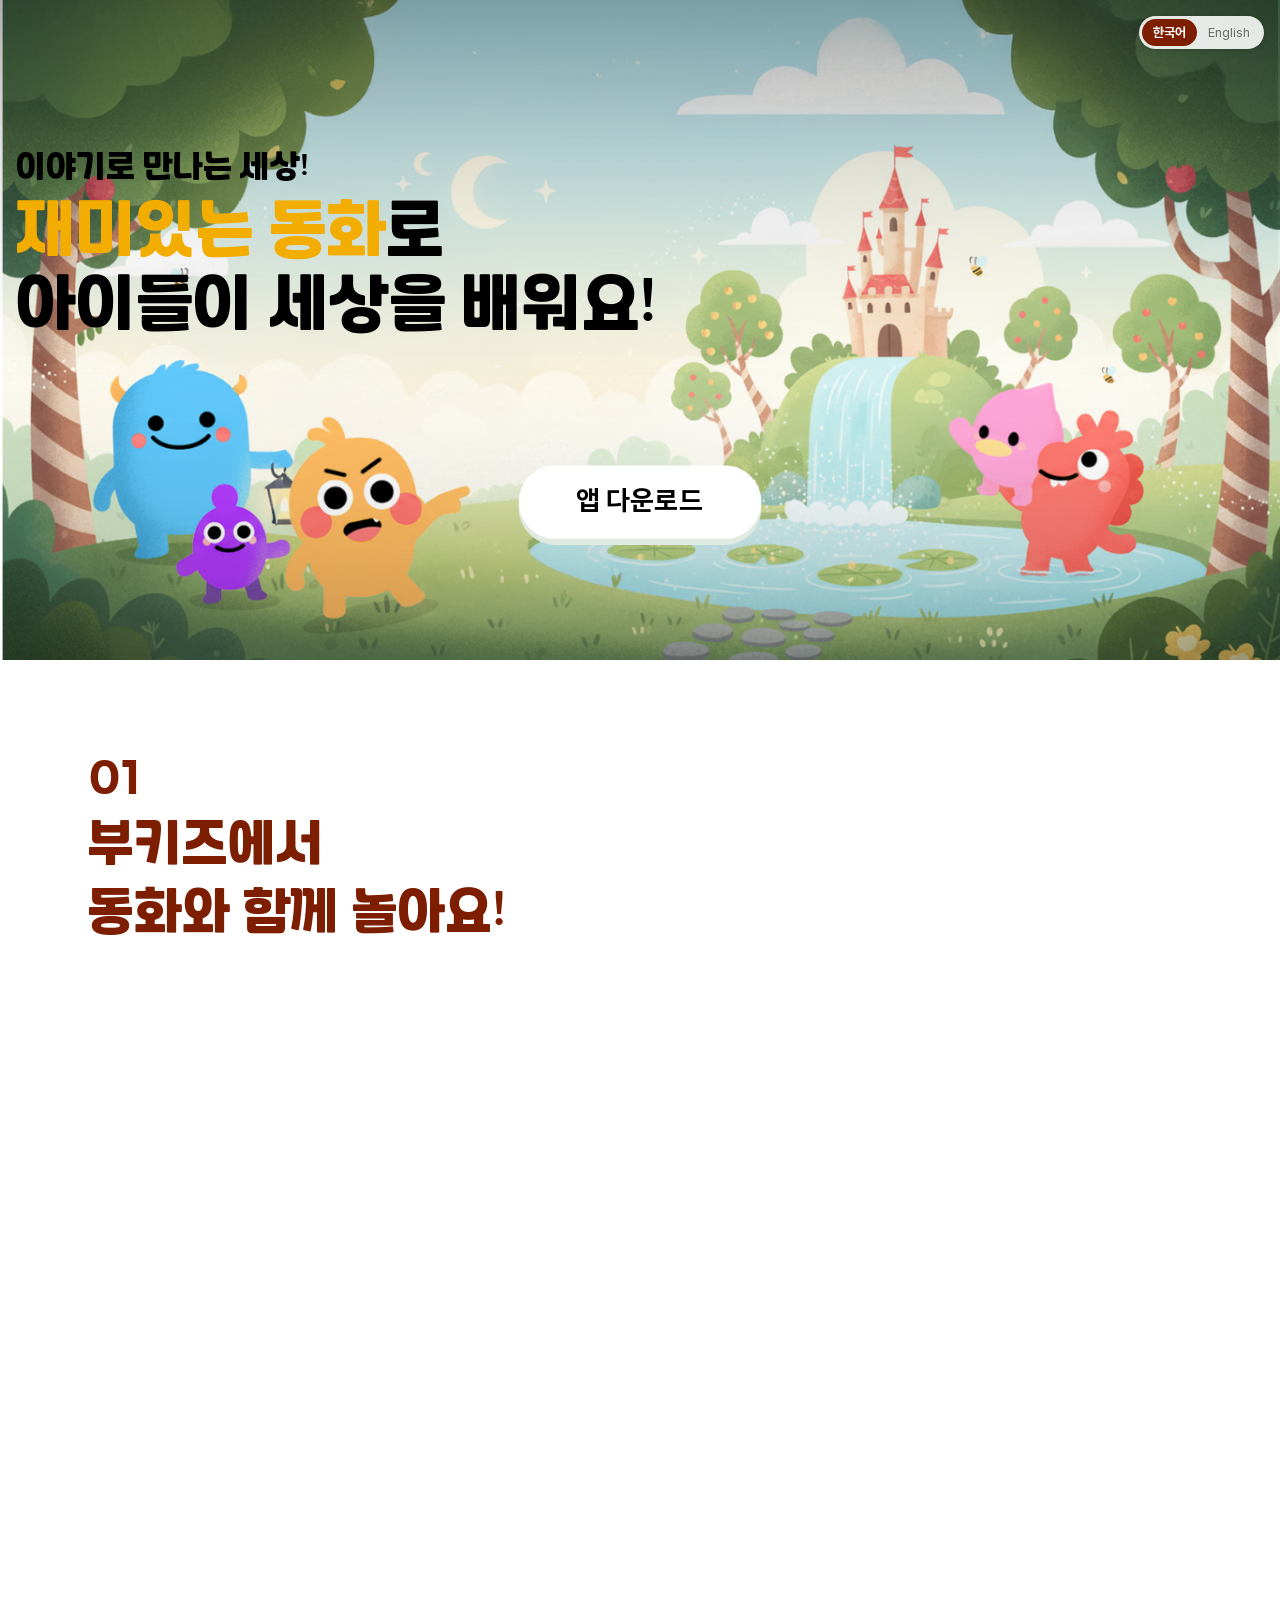
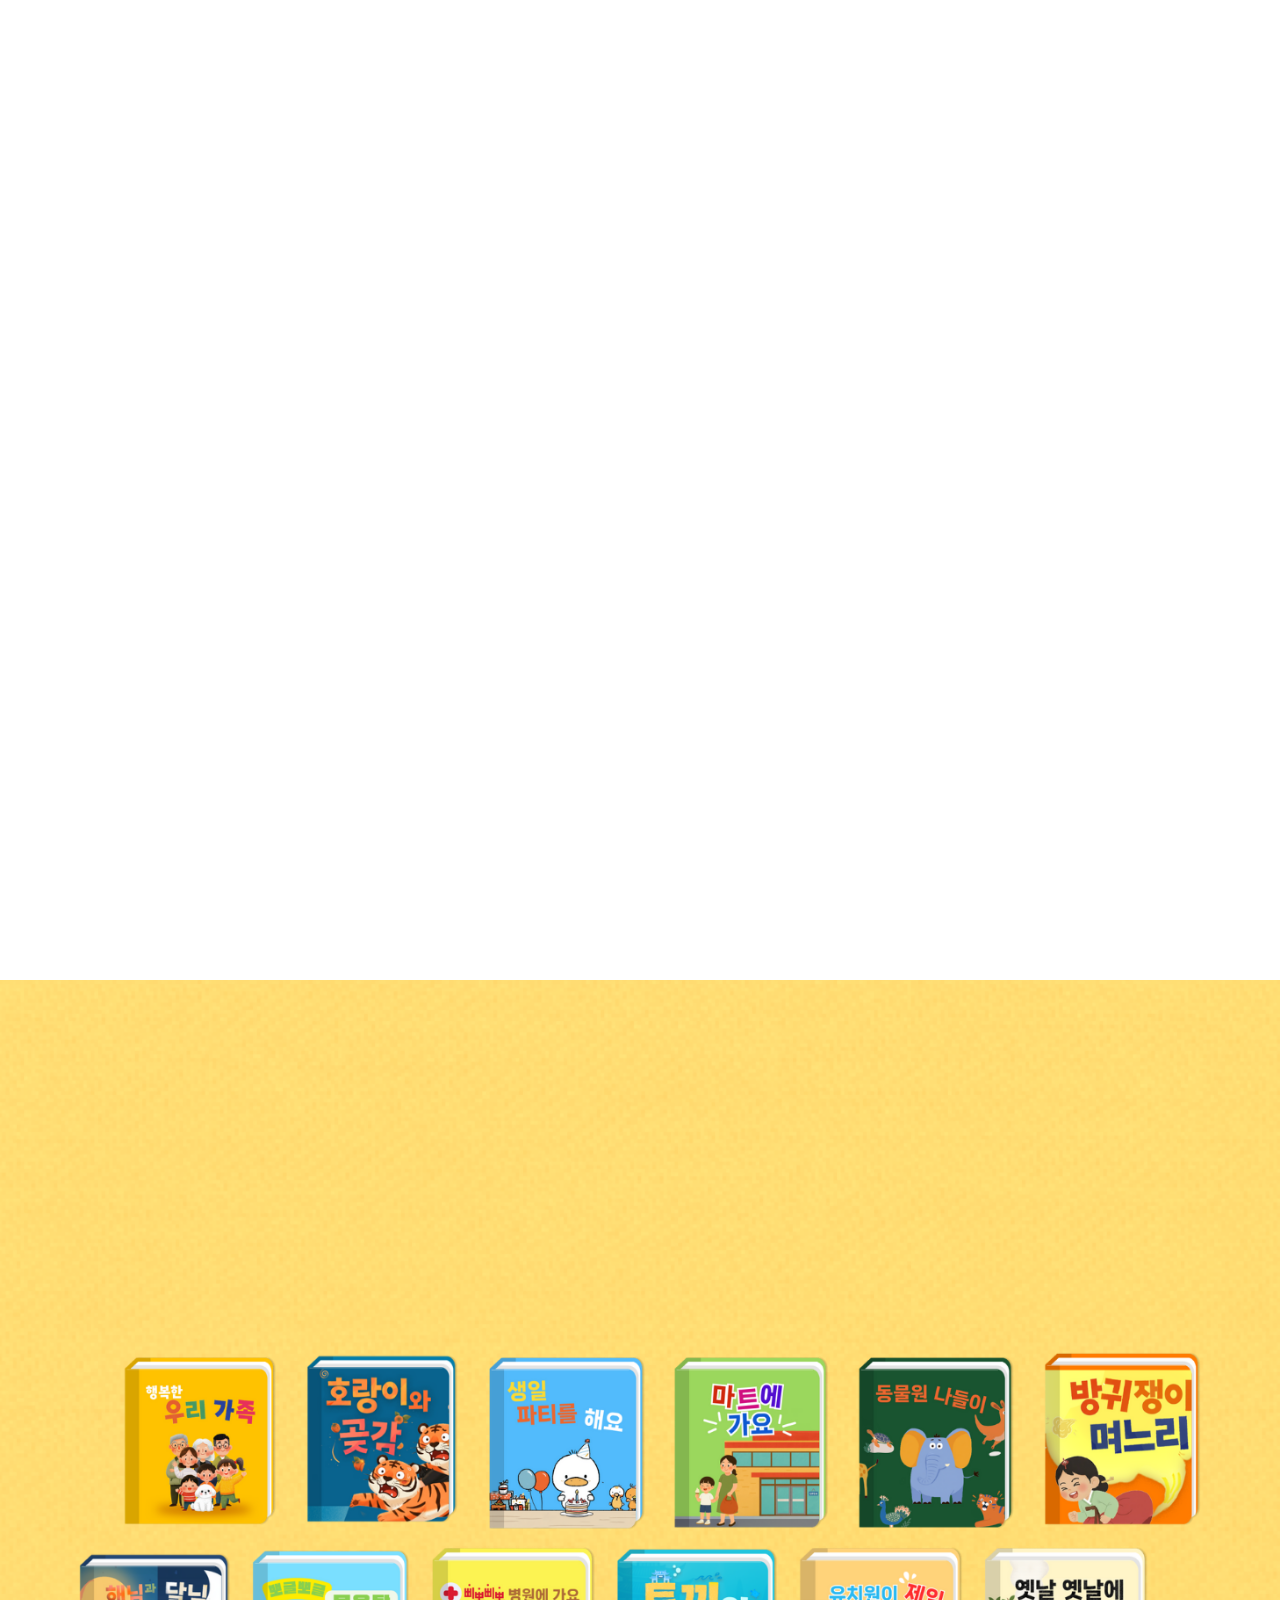
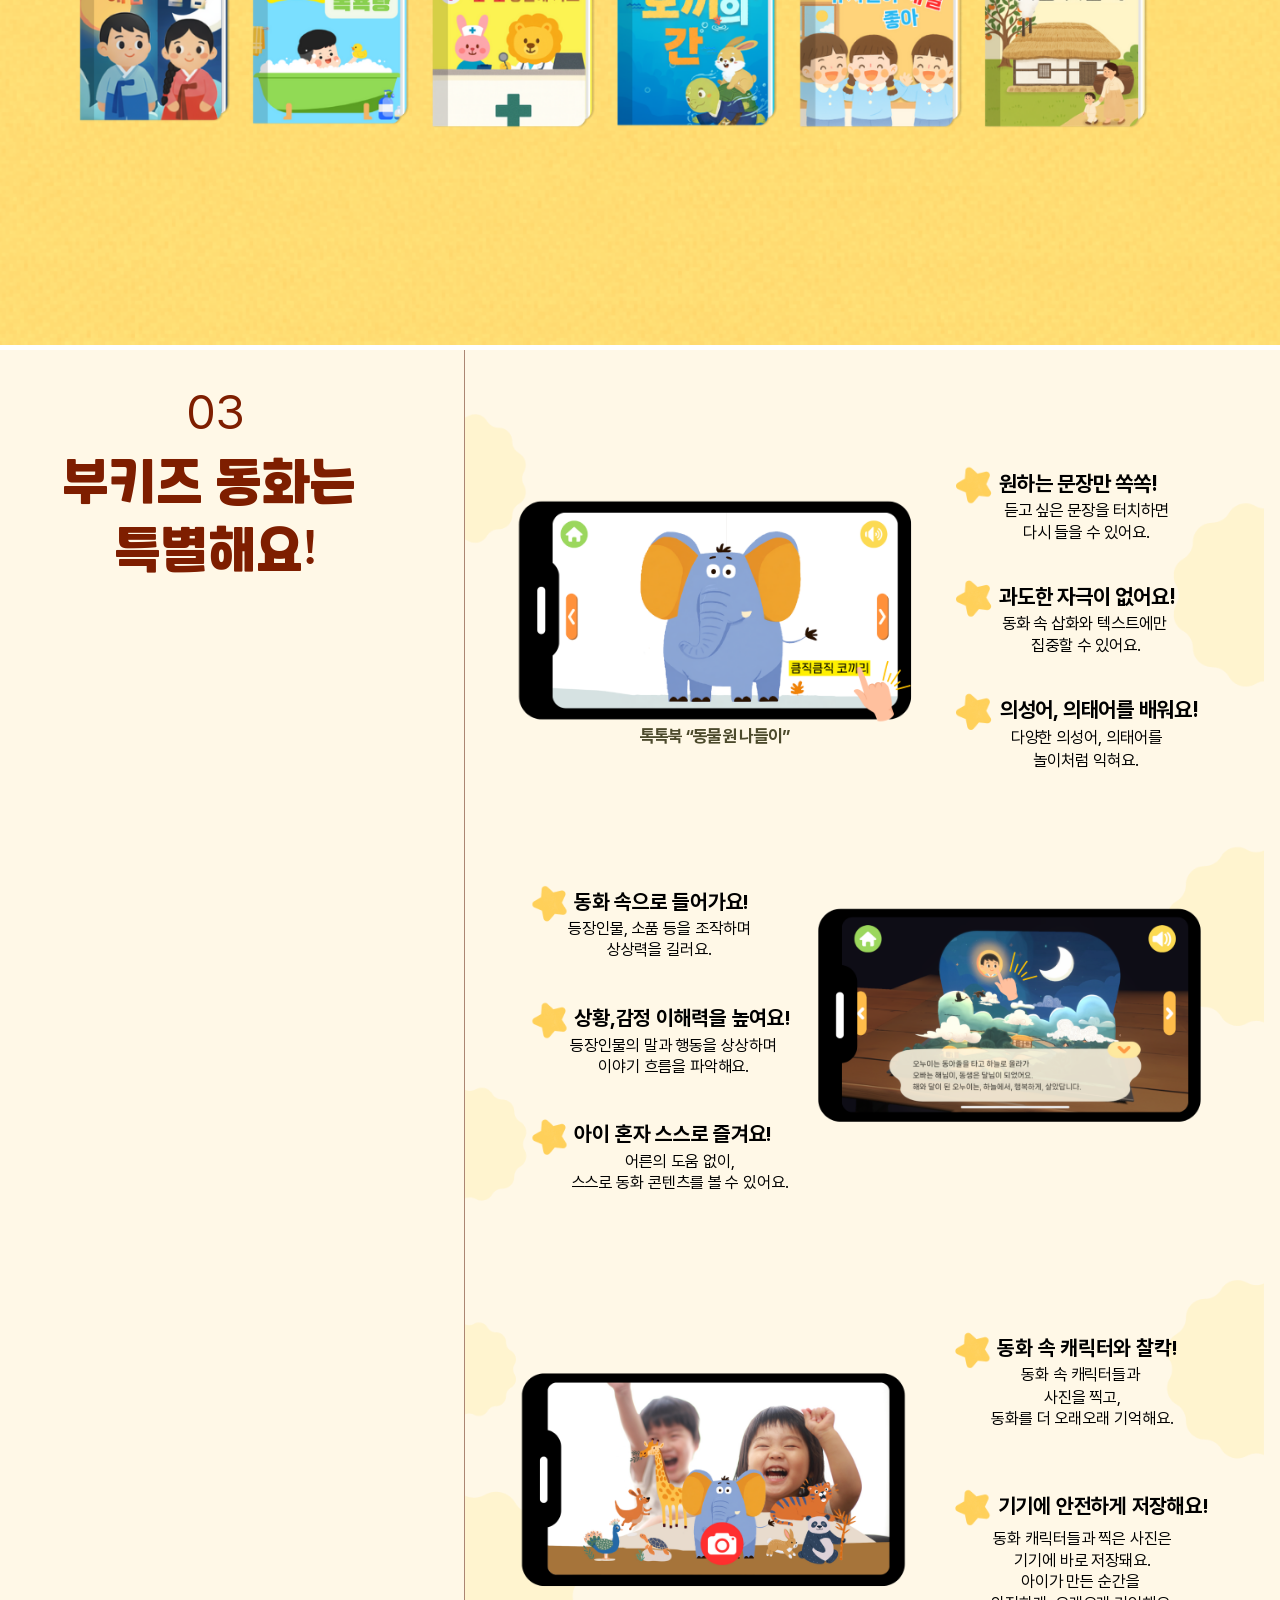
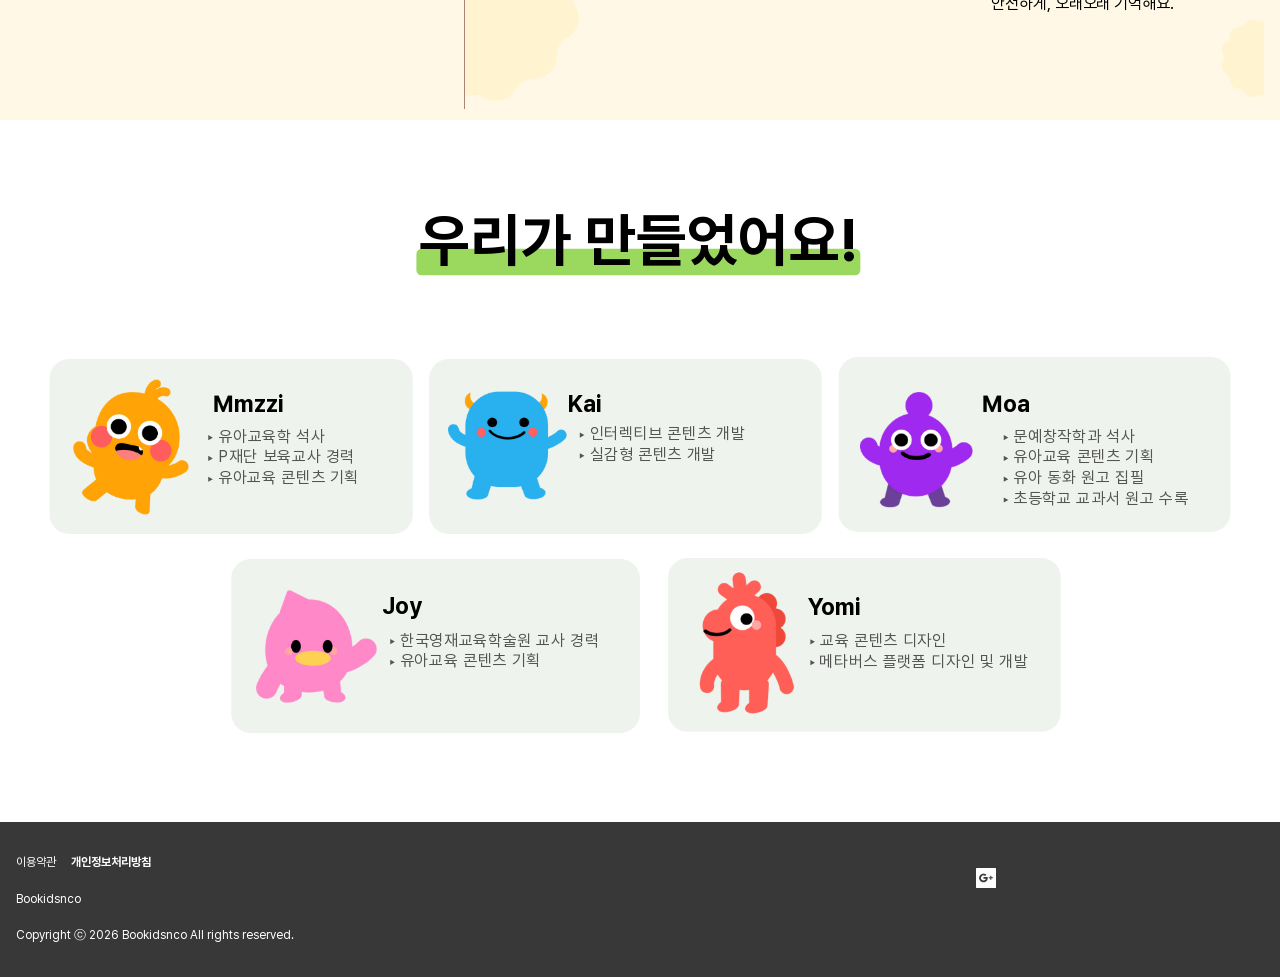
<file: kr/ko/apps/Bookids/index.html>
<!DOCTYPE html>
<html lang="ko">
<head>
	<meta charset="utf-8">
	<meta name="viewport" content="width=device-width,viewport-fit=cover,initial-scale=1.0,minimum-scale=1.0,maximum-scale=1.0,user-scalable=no">
	<title>Bookids</title>
	<meta name="description" content="Book for Kids">
	<meta name="keywords" content="Bookids">
	<meta name="application-name" content="Bookids">
	<meta name="msapplication-tooltip" content="Bookids">
	<meta name="theme-color" content="#7e1e00">
	<meta name="msapplication-navbutton-color" content="#7e1e00">
	<meta name="apple-mobile-web-app-status-bar-style" content="default">
	<meta name="naver-site-verification" content="f33d51a31ad42f6ec0239b4553263804b5e55a8d">
	<link rel="canonical" href="https://www.bookidsnco.com/kr/ko/apps/Bookids/">
	<link rel="alternate" hreflang="ko" href="https://www.bookidsnco.com/kr/ko/apps/Bookids/">
	<link rel="alternate" hreflang="en" href="https://www.bookidsnco.com/kr/en/apps/Bookids/">
	<link rel="alternate" hreflang="x-default" href="https://www.bookidsnco.com/">

	<meta property="og:type" content="website">
	<meta property="og:url" content="https://www.bookidsnco.com/kr/ko/apps/Bookids/">
	<meta property="og:title" content="Bookids">
	<meta property="og:description" content="Book for Kids">
	<meta property="og:image" content="https://www.bookidsnco.com/assets/images/logo.png">
	<meta property="og:image:width" content="673">
	<meta property="og:image:height" content="262">

	<link rel="icon" type="image/png" sizes="196x196" href="../../../../assets/images/icons/favicon-196.png">
	<link rel="apple-touch-icon-precomposed" sizes="152x152" href="../../../../assets/images/icons/apple-touch-icon-152.png">
	<meta name="msapplication-TileImage" content="../../../../assets/images/icons/ms-tile-144.png">
	<meta name="msapplication-square310x310logo" content="../../../../assets/images/icons/ms-square-310.png">

	<link rel="preload" href="../../../../assets/fonts/reko/reko-subset.woff2" as="font" type="font/woff2" crossorigin>
	<link rel="stylesheet" href="../../../../assets/fonts/pretendard/pretendard-dynamic-subset.css">
	<link rel="stylesheet" href="../../../../assets/css/style.css">
	<link rel="stylesheet" href="../../../../assets/css/site.css">
	<script>document.documentElement.className += ' js';</script>

	<script type="application/ld+json">
	{
		"@context": "https://schema.org",
		"@type": "Organization",
		"name": "Bookids",
		"url": "https://www.bookidsnco.com",
		"address": {
			"@type": "PostalAddress",
			"addressCountry": "KR",
			"streetAddress": "서울 강북구 노해로8길 22 (수유동, 경남아너스빌)",
			"postalCode": "01073"
		}
	}
	</script>
</head>
<body>
<nav class="language-switch" aria-label="Language">
	<a href="../../../ko/apps/Bookids/" lang="ko" hreflang="ko" data-language="ko" aria-current="true">한국어</a>
	<a href="../../../en/apps/Bookids/" lang="en" hreflang="en" data-language="en">English</a>
</nav>

<main>

	<!-- ================= PC 화면 (992px 이상) ================= -->
	<div class="pc">

		<section class="sec pc-hero">
			<div class="sec__bg"></div>
			<div class="snow" aria-hidden="true"></div>
			<div class="col">
				<div class="t pc-hero__t1" data-anim="fadeInUp" data-dur="0.7">
					<div class="a"><h6><span class="f30 c-black">이야기로 만나는 세상!</span></h6></div>
				</div>
				<div class="t pc-hero__t2" data-anim="fadeInUp" data-dur="1">
					<div class="a"><h2 class="al"><span class="f60 c-yellow">재미있는 동화</span><span class="f60 c-black">로</span></h2></div>
				</div>
				<div class="t pc-hero__t3" data-anim="fadeInUp" data-dur="1">
					<div class="a"><h2 class="al"><span class="f60 c-black">아이들이 세상을 배워요!</span></h2></div>
				</div>
				<div class="pc-hero__btn" data-anim="jackInTheBox" data-dur="0.7" data-delay="1">
					<a class="app-btn a" href="https://bookidsnco.firebaseapp.com/kr/ko/apps/Bookids/open?utm_source=homepage&amp;utm_medium=website&amp;utm_campaign=download_button&amp;utm_content=ko_pc">
						<img src="../../../../assets/images/btn-app-download.png" width="310" height="102" alt="앱 다운로드">
						<svg viewBox="0 0 310 102" aria-hidden="true"><text class="ov-button" x="154.7" y="57.5">앱 다운로드</text></svg>
						<span class="app-btn__hover" aria-hidden="true"><svg viewBox="0 0 308 102" preserveAspectRatio="xMidYMid slice" aria-hidden="true"><text class="ov-button" x="153.7" y="57.5">앱 다운로드</text></svg></span>
					</a>
				</div>
			</div>
		</section>

		<div class="pc-play">
			<section class="pc-play__head">
				<div class="col">
					<div class="t pc-play__t1" data-anim="fadeInUp" data-dur="0.9">
						<div class="a"><h2 class="al"><span class="f48"><strong>01</strong></span></h2></div>
					</div>
					<div class="t pc-play__t2" data-anim="fadeInUp" data-dur="0.9">
						<div class="a">
							<h6 class="al lh2"><span class="f48">부키즈에서&nbsp;</span></h6>
							<h6 class="al lh2"><span class="f48">동화와 함께 놀아요!</span></h6>
						</div>
					</div>
				</div>
			</section>

			<section class="pc-card">
				<div class="col pc-card__aside">
					<div class="pic pc-card__img" data-anim="fadeInUp" data-dur="0.9" data-delay="0.7">
						<div class="a overlay">
							<img src="../../../../assets/images/feature-stories.png" width="398" height="372" alt="다양한 동화를 만나요" loading="lazy">
							<svg viewBox="0 0 398 372" aria-hidden="true"><text class="ov-feature" x="198.9" y="55">다양한 동화를 만나요</text></svg>
						</div>
					</div>
					<div class="t pc-card__title" data-anim="fadeInUp" data-dur="0.9">
						<div class="a"><h6 class="ac lh2"><span class="f20">다양한 동화를 만나요!&nbsp;</span></h6></div>
					</div>
					<div class="t pc-card__desc" data-anim="fadeInUp" data-dur="0.9">
						<div class="a">
							<p class="ac"><span class="f20">표준보육과정 및 누리과정에 기반하여 창작된&nbsp;</span></p>
							<p class="ac"><span class="f20">부키즈만의 재미있는 동화를 만나요.&nbsp;</span></p>
						</div>
					</div>
				</div>
			</section>

			<section class="pc-card">
				<div class="col pc-card__aside">
					<div class="pic pc-card__img" data-anim="fadeInUp" data-dur="0.9" data-delay="0.7">
						<div class="a overlay">
							<img src="../../../../assets/images/feature-decorate.png" width="398" height="372" alt="동화 속 장면을 꾸며요" loading="lazy">
							<svg viewBox="0 0 398 372" aria-hidden="true"><text class="ov-feature" x="198.7" y="55">동화 속 장면을 꾸며요</text></svg>
						</div>
					</div>
					<div class="t pc-card__title" data-anim="fadeInUp" data-dur="0.9">
						<div class="a"><h6 class="ac">동화 속 장면을 꾸며요!</h6></div>
					</div>
					<div class="t pc-card__desc" data-anim="fadeInUp" data-dur="0.9">
						<div class="a">
							<p class="ac lh15"><span class="f20">동화에 등장하는 다양한 캐릭터, 소품, 자연물을 이용해</span></p>
							<p class="ac lh15"><span class="f20">나만의 동화 장면을 꾸며봐요.</span></p>
						</div>
					</div>
				</div>
			</section>

			<section class="pc-card">
				<div class="col pc-card__aside">
					<div class="pic pc-card__img" data-anim="fadeInUp" data-dur="0.9" data-delay="0.7">
						<div class="a overlay">
							<img src="../../../../assets/images/feature-create.png" width="398" height="372" alt="나만의 동화를 만들어요" loading="lazy">
							<svg viewBox="0 0 398 372" aria-hidden="true"><text class="ov-feature" x="198.6" y="55">나만의 동화를 만들어요</text></svg>
						</div>
					</div>
					<div class="t pc-card__title" data-anim="fadeInUp" data-dur="0.9">
						<div class="a"><p class="ac lh2"><span class="f20"><strong>나만의 동화를 만들어요!</strong></span></p></div>
					</div>
					<div class="t pc-card__desc" data-anim="fadeInUp" data-dur="0.9">
						<div class="a">
							<p class="ac"><span class="f20">알록달록한 나만의 동화 세상!&nbsp;</span></p>
							<p class="ac"><span class="f20">상상의 나래를 펼치며 나만의 동화를 만들어요.</span></p>
						</div>
					</div>
				</div>
			</section>
		</div>

		<div class="pc-gap-82"></div>

		<section class="sec pc-books">
			<div class="sec__bg"></div>
			<div class="col">
				<div class="t pc-books__title" data-anim="fadeInUp" data-dur="0.7">
					<div class="a">
						<h1 class="ac lh1"><span class="f60">02&nbsp;</span></h1>
						<h1 class="ac lh1"><span class="f60">부키즈 동화를 소개해요!</span></h1>
					</div>
				</div>
				<div class="t pc-books__desc" data-anim="fadeInUp" data-dur="0.7">
					<div class="a"><p class="ac lh15"><span class="f18">아이들에게 친숙한 생활주제를 중심으로, 다양한 동화를 담았어요.&nbsp;</span></p></div>
				</div>
				<div class="pic pc-books__img">
					<img src="../../../../assets/images/books.png" width="1278" height="428" alt="부키즈 동화책 표지 모음" loading="lazy">
				</div>
			</div>
		</section>

		<div class="pc-gap-5"></div>

		<section class="pc-special">
			<div class="pc-special__aside">
				<div class="pc-special__sticky">
					<div class="t pc-special__t">
						<div class="a">
							<p class="ac lh115"><span class="f48">03</span></p>
							<h6 class="ac lh15"><span class="f48">부키즈 동화는&nbsp;</span></h6>
							<h6 class="ac lh15"><span class="f48">특별해요!</span></h6>
							<p><br></p>
						</div>
					</div>
				</div>
			</div>
			<div class="pc-special__main">
				<div class="overlay">
					<img src="../../../../assets/images/special-1.png" width="1920" height="1080" alt="원하는 문장만 쏙쏙, 과도한 자극이 없어요, 의성어·의태어를 배워요" loading="lazy">
					<svg viewBox="0 0 1920 1080" preserveAspectRatio="xMidYMid slice" aria-hidden="true"><text class="ov-title" x="1276.5" y="330.2">원하는 문장만 쏙쏙!</text><text class="ov-text" x="1480.1" y="390.5">듣고 싶은 문장을 터치하면</text><text class="ov-text" x="1480.5" y="442.5">다시 들을 수 있어요.</text><text class="ov-title" x="1276" y="596.2">과도한 자극이 없어요!</text><text class="ov-text" x="1475.6" y="655.5">동화 속 삽화와 텍스트에만</text><text class="ov-text" x="1480.2" y="707.5">집중할 수 있어요.</text><text class="ov-title" x="1278" y="862.2">의성어, 의태어를 배워요!</text><text class="ov-text" x="1480.3" y="923.5">다양한 의성어, 의태어를</text><text class="ov-text" x="1480.3" y="976.5">놀이처럼 익혀요.</text><text class="ov-caption" x="608.1" y="920.5">톡톡북 “동물원 나들이”</text></svg>
				</div>
				<div class="overlay">
					<img src="../../../../assets/images/special-2.png" width="1920" height="1080" alt="동화 속으로 들어가요, 상황·감정 이해력을 높여요, 아이 혼자 스스로 즐겨요" loading="lazy">
					<svg viewBox="0 0 1920 1080" aria-hidden="true"><text class="ov-title" x="262" y="237.2">동화 속으로 들어가요!</text><text class="ov-text" x="466.9" y="298.5">등장인물, 소품 등을 조작하며</text><text class="ov-text" x="466.8" y="349.5">상상력을 길러요.</text><text class="ov-title" x="262.5" y="516.2">상황,감정 이해력을 높여요!</text><text class="ov-text" x="501.1" y="578.5">등장인물의 말과 행동을 상상하며</text><text class="ov-text" x="501.8" y="630.5">이야기 흐름을 파악해요.</text><text class="ov-title" x="263" y="796.2">아이 혼자 스스로 즐겨요!</text><text class="ov-text" x="516.3" y="858.5">어른의 도움 없이,</text><text class="ov-text" x="515.9" y="909.5">스스로 동화 콘텐츠를 볼 수 있어요.</text></svg>
				</div>
				<div class="overlay">
					<img src="../../../../assets/images/special-3.png" width="1920" height="1080" alt="동화 속 캐릭터와 찰칵, 기기에 안전하게 저장해요" loading="lazy">
					<svg viewBox="0 0 1920 1080" aria-hidden="true"><text class="ov-title" x="1279" y="228.2">동화 속 캐릭터와 찰칵!</text><text class="ov-text" x="1479.1" y="289.5">동화 속 캐릭터들과</text><text class="ov-text" x="1483.7" y="342.5">사진을 찍고,</text><text class="ov-text" x="1483.4" y="393.5">동화를 더 오래오래 기억해요.</text><text class="ov-title" x="1280" y="608.2">기기에 안전하게 저장해요!</text><text class="ov-text" x="1483.9" y="681.5">동화 캐릭터들과 찍은 사진은</text><text class="ov-text" x="1483.9" y="734.5">기기에 바로 저장돼요.</text><text class="ov-text" x="1478.6" y="785.5">아이가 만든 순간을</text><text class="ov-text" x="1484" y="837.5">안전하게, 오래오래 기억해요.</text></svg>
				</div>
			</div>
		</section>

		<div class="pc-gap-11"></div>

		<section class="pc-team">
			<div class="team">
				<svg viewBox="0 0 1920 1080"><rect class="ov-bar" x="616" y="198" width="683" height="41" rx="8"/><text class="ov-heading" x="957.3" y="217.5">우리가 만들었어요!</text></svg>
				<div class="team-card team-card--ddobi">
					<img class="team-card__background" src="../../../../assets/images/team/ddobi-background.png" width="560" height="268" alt="" loading="lazy">
					<img class="team-card__character" src="../../../../assets/images/team/ddobi-character.png" width="185" height="215" alt="" loading="lazy">
					<svg viewBox="0 0 560 268"><text class="ov-name" x="252" y="81">Mmzzi</text><path class="ov-dot" d="M245 117L252 121L245 125Z"/><text class="ov-bullet" x="260.5" y="127.2">유아교육학 석사</text><path class="ov-dot" d="M245 149L252 153L245 157Z"/><text class="ov-bullet" x="260" y="159.2">P재단 보육교사 경력</text><path class="ov-dot" d="M245 181L252 185L245 189Z"/><text class="ov-bullet" x="260" y="191.2">유아교육 콘텐츠 기획</text></svg>
				</div>
				<div class="team-card team-card--chacha">
					<img class="team-card__background" src="../../../../assets/images/team/chacha-background.png" width="605" height="268" alt="" loading="lazy">
					<img class="team-card__character" src="../../../../assets/images/team/chacha-character.png" width="189" height="172" alt="" loading="lazy">
					<svg viewBox="0 0 605 268"><text class="ov-name" x="214" y="81">Kai</text><path class="ov-dot" d="M232 113L239 117L232 121Z"/><text class="ov-bullet" x="247" y="123.2">인터렉티브 콘텐츠 개발</text><path class="ov-dot" d="M232 145L239 149L232 153Z"/><text class="ov-bullet" x="247" y="155.2">실감형 콘텐츠 개발</text></svg>
				</div>
				<div class="team-card team-card--mari">
					<img class="team-card__background" src="../../../../assets/images/team/mari-background.png" width="606" height="268" alt="" loading="lazy">
					<img class="team-card__character" src="../../../../assets/images/team/mari-character.png" width="178" height="185" alt="" loading="lazy">
					<svg viewBox="0 0 606 268"><text class="ov-name" x="221" y="84">Moa</text><path class="ov-dot" d="M255 120L262 124L255 128Z"/><text class="ov-bullet" x="270" y="130.2">문예창작학과 석사</text><path class="ov-dot" d="M255 152L262 156L255 160Z"/><text class="ov-bullet" x="270" y="162.2">유아교육 콘텐츠 기획</text><path class="ov-dot" d="M255 184L262 188L255 192Z"/><text class="ov-bullet" x="269.5" y="194.2">유아 동화 원고 집필</text><path class="ov-dot" d="M255 216L262 220L255 224Z"/><text class="ov-bullet" x="269.5" y="226.2">초등학교 교과서 원고 수록</text></svg>
				</div>
				<div class="team-card team-card--miho">
					<img class="team-card__background" src="../../../../assets/images/team/miho-background.png" width="630" height="268" alt="" loading="lazy">
					<img class="team-card__character" src="../../../../assets/images/team/miho-character.png" width="192" height="180" alt="" loading="lazy">
					<svg viewBox="0 0 630 268"><text class="ov-name" x="232" y="85">Joy</text><path class="ov-dot" d="M245 123L252 127L245 131Z"/><text class="ov-bullet" x="260" y="133.2">한국영재교육학술원 교사 경력</text><path class="ov-dot" d="M245 155L252 159L245 163Z"/><text class="ov-bullet" x="259.5" y="165.2">유아교육 콘텐츠 기획</text></svg>
				</div>
				<div class="team-card team-card--kuku">
					<img class="team-card__background" src="../../../../assets/images/team/kuku-background.png" width="605" height="268" alt="" loading="lazy">
					<img class="team-card__character" src="../../../../assets/images/team/kuku-character.png" width="150" height="222" alt="" loading="lazy">
					<svg viewBox="0 0 605 268"><text class="ov-name" x="215" y="88">Yomi</text><path class="ov-dot" d="M219 125L226 129L219 133Z"/><text class="ov-bullet" x="234" y="135.2">교육 콘텐츠 디자인</text><path class="ov-dot" d="M219 157L226 161L219 165Z"/><text class="ov-bullet" x="233" y="167.2">메타버스 플랫폼 디자인 및 개발</text></svg>
				</div>
			</div>
		</section>

	</div>

	<!-- ================= 모바일 화면 (991px 이하) ================= -->
	<div class="mo">

		<section class="sec mo-hero">
			<div class="sec__bg"></div>
			<div class="col">
				<div class="t mo-hero__t1" data-anim="fadeInUp" data-dur="0.7">
					<div class="a"><h6 class="al lh115"><span class="f40 c-black">이야기로&nbsp;</span><span class="c-black"><br></span><span class="f40 c-black">배우는 세상!</span></h6></div>
				</div>
				<div class="t mo-hero__t2" data-anim="fadeInUp" data-dur="0.7">
					<div class="a"><h6 class="al"><span class="f16 c-black">재미있는 동화로</span><span class="c-black"><br>아이들이 세상을 배워요.&nbsp;</span></h6></div>
				</div>
				<div class="mo-hero__btn" data-anim="rotateIn" data-dur="0.7">
					<a class="app-btn a" href="https://bookidsnco.firebaseapp.com/kr/ko/apps/Bookids/open?utm_source=homepage&amp;utm_medium=website&amp;utm_campaign=download_button&amp;utm_content=ko_mobile">
						<img src="../../../../assets/images/btn-app-download.png" width="310" height="102" alt="앱 다운로드">
						<svg viewBox="0 0 310 102" aria-hidden="true"><text class="ov-button" x="154.7" y="57.5">앱 다운로드</text></svg>
						<span class="app-btn__hover" aria-hidden="true"><svg viewBox="0 0 308 102" preserveAspectRatio="xMidYMid slice" aria-hidden="true"><text class="ov-button" x="153.7" y="57.5">앱 다운로드</text></svg></span>
					</a>
				</div>
			</div>
		</section>

		<section class="mo-play">
			<div class="col">
				<div class="t mo-play__title" data-anim="fadeInUp" data-dur="0.7">
					<div class="a">
						<h6><span class="f36">01&nbsp;</span></h6>
						<h6><span class="f36">부키즈에서&nbsp;</span></h6>
						<h6><span class="f36">동화와&nbsp;</span><span class="f36">함께 놀아요!</span></h6>
					</div>
				</div>

				<div class="pic mo-play__img">
					<div class="overlay">
						<img src="../../../../assets/images/feature-stories.png" width="398" height="372" style="height:236px" alt="다양한 동화를 만나요" loading="lazy">
						<svg viewBox="0 0 398 372" aria-hidden="true"><text class="ov-feature" x="198.9" y="55">다양한 동화를 만나요</text></svg>
					</div>
				</div>
				<div class="t">
					<div class="a"><h6 class="ac"><span class="f20">다양한 동화를 만나요!</span></h6></div>
				</div>
				<div class="t">
					<div class="a">
						<p class="ac"><span class="f20">2019 개정 누리과정에 기반하여 창작된</span></p>
						<p class="ac"><span class="f20">부키즈만의 재미있는 동화를 만나요.</span></p>
					</div>
				</div>

				<div class="pic mo-play__img">
					<div class="overlay">
						<img src="../../../../assets/images/feature-decorate.png" width="398" height="372" style="height:251px" alt="동화 속 장면을 꾸며요" loading="lazy">
						<svg viewBox="0 0 398 372" aria-hidden="true"><text class="ov-feature" x="198.7" y="55">동화 속 장면을 꾸며요</text></svg>
					</div>
				</div>
				<div class="t">
					<div class="a"><h6 class="ac"><span class="f20">동화 속 장면을 꾸며요!</span></h6></div>
				</div>
				<div class="t">
					<div class="a">
						<p class="ac"><span class="f20">동화에 등장하는 다양한 캐릭터, 소품,&nbsp;</span></p>
						<p class="ac"><span class="f20">자연물 등을&nbsp;</span><span class="f20">이용해</span></p>
						<p class="ac"><span class="f20">나만의 동화 장면을 꾸며봐요.</span></p>
					</div>
				</div>

				<div class="pic mo-play__img">
					<div class="overlay">
						<img src="../../../../assets/images/feature-create.png" width="398" height="372" style="height:254px" alt="나만의 동화를 만들어요" loading="lazy">
						<svg viewBox="0 0 398 372" aria-hidden="true"><text class="ov-feature" x="198.6" y="55">나만의 동화를 만들어요</text></svg>
					</div>
				</div>
				<div class="t">
					<div class="a"><h6 class="ac"><span class="f20">나만의 동화를 만들어요!</span></h6></div>
				</div>
				<div class="t">
					<div class="a">
						<p class="ac"><span class="f20">알록달록한 나만의 동화 세상!</span></p>
						<p class="ac"><span class="f20">상상의 나래를 펼치며</span></p>
						<p class="ac"><span class="f20">나만의 동화를 만들어요.</span></p>
					</div>
				</div>
			</div>
		</section>

		<section class="sec mo-books">
			<div class="sec__bg"></div>
			<div class="col">
				<div class="t mo-books__title" data-anim="fadeInUp" data-dur="0.7">
					<div class="a">
						<h6><span class="f36">03</span></h6>
						<h6><span class="f36">부키즈 동화를&nbsp;</span></h6>
						<h6><span class="f36">소개해요!</span></h6>
					</div>
				</div>
				<div class="t mo-books__desc" data-anim="fadeInUp" data-dur="0.7">
					<div class="a">
						<p class="ac"><span class="f20">아이들에게 친숙한 생활 주제를 중심으로,</span></p>
						<p class="ac"><span class="f20">다양한 동화를 담았어요. </span></p>
					</div>
				</div>
				<div class="mo-books__img">
					<img src="../../../../assets/images/books.png" width="1278" height="428" alt="부키즈 동화책 표지 모음" loading="lazy">
				</div>
			</div>
		</section>

		<section class="mo-special">
			<div class="col">
				<div class="t mo-special__title" data-anim="fadeInUp" data-dur="0.7">
					<div class="a">
						<h6><span class="f36">03</span></h6>
						<h6><span class="f36">부키즈 동화는&nbsp;</span></h6>
						<h6><span class="f36">특별해요!</span></h6>
					</div>
				</div>
				<div class="overlay">
					<img src="../../../../assets/images/special-1.png" width="1920" height="1080" alt="원하는 문장만 쏙쏙, 과도한 자극이 없어요, 의성어·의태어를 배워요" loading="lazy">
					<svg viewBox="0 0 1920 1080" aria-hidden="true"><text class="ov-title" x="1276.5" y="330.2">원하는 문장만 쏙쏙!</text><text class="ov-text" x="1480.1" y="390.5">듣고 싶은 문장을 터치하면</text><text class="ov-text" x="1480.5" y="442.5">다시 들을 수 있어요.</text><text class="ov-title" x="1276" y="596.2">과도한 자극이 없어요!</text><text class="ov-text" x="1475.6" y="655.5">동화 속 삽화와 텍스트에만</text><text class="ov-text" x="1480.2" y="707.5">집중할 수 있어요.</text><text class="ov-title" x="1278" y="862.2">의성어, 의태어를 배워요!</text><text class="ov-text" x="1480.3" y="923.5">다양한 의성어, 의태어를</text><text class="ov-text" x="1480.3" y="976.5">놀이처럼 익혀요.</text><text class="ov-caption" x="608.1" y="920.5">톡톡북 “동물원 나들이”</text></svg>
				</div>
				<div class="overlay">
					<img src="../../../../assets/images/special-2.png" width="1920" height="1080" alt="동화 속으로 들어가요, 상황·감정 이해력을 높여요, 아이 혼자 스스로 즐겨요" loading="lazy">
					<svg viewBox="0 0 1920 1080" aria-hidden="true"><text class="ov-title" x="262" y="237.2">동화 속으로 들어가요!</text><text class="ov-text" x="466.9" y="298.5">등장인물, 소품 등을 조작하며</text><text class="ov-text" x="466.8" y="349.5">상상력을 길러요.</text><text class="ov-title" x="262.5" y="516.2">상황,감정 이해력을 높여요!</text><text class="ov-text" x="501.1" y="578.5">등장인물의 말과 행동을 상상하며</text><text class="ov-text" x="501.8" y="630.5">이야기 흐름을 파악해요.</text><text class="ov-title" x="263" y="796.2">아이 혼자 스스로 즐겨요!</text><text class="ov-text" x="516.3" y="858.5">어른의 도움 없이,</text><text class="ov-text" x="515.9" y="909.5">스스로 동화 콘텐츠를 볼 수 있어요.</text></svg>
				</div>
				<div class="overlay">
					<img src="../../../../assets/images/special-3.png" width="1920" height="1080" alt="동화 속 캐릭터와 찰칵, 기기에 안전하게 저장해요" loading="lazy">
					<svg viewBox="0 0 1920 1080" aria-hidden="true"><text class="ov-title" x="1279" y="228.2">동화 속 캐릭터와 찰칵!</text><text class="ov-text" x="1479.1" y="289.5">동화 속 캐릭터들과</text><text class="ov-text" x="1483.7" y="342.5">사진을 찍고,</text><text class="ov-text" x="1483.4" y="393.5">동화를 더 오래오래 기억해요.</text><text class="ov-title" x="1280" y="608.2">기기에 안전하게 저장해요!</text><text class="ov-text" x="1483.9" y="681.5">동화 캐릭터들과 찍은 사진은</text><text class="ov-text" x="1483.9" y="734.5">기기에 바로 저장돼요.</text><text class="ov-text" x="1478.6" y="785.5">아이가 만든 순간을</text><text class="ov-text" x="1484" y="837.5">안전하게, 오래오래 기억해요.</text></svg>
				</div>
			</div>
		</section>

		<section class="mo-team">
			<div class="col">
				<div class="team">
					<svg viewBox="0 0 1920 1080"><rect class="ov-bar" x="616" y="198" width="683" height="41" rx="8"/><text class="ov-heading" x="957.3" y="217.5">우리가 만들었어요!</text></svg>
					<div class="team-card team-card--ddobi">
						<img class="team-card__background" src="../../../../assets/images/team/ddobi-background.png" width="560" height="268" alt="" loading="lazy">
						<img class="team-card__character" src="../../../../assets/images/team/ddobi-character.png" width="185" height="215" alt="" loading="lazy">
						<svg viewBox="0 0 560 268"><text class="ov-name" x="252" y="81">Mmzzi</text><path class="ov-dot" d="M245 117L252 121L245 125Z"/><text class="ov-bullet" x="260.5" y="127.2">유아교육학 석사</text><path class="ov-dot" d="M245 149L252 153L245 157Z"/><text class="ov-bullet" x="260" y="159.2">P재단 보육교사 경력</text><path class="ov-dot" d="M245 181L252 185L245 189Z"/><text class="ov-bullet" x="260" y="191.2">유아교육 콘텐츠 기획</text></svg>
					</div>
					<div class="team-card team-card--chacha">
						<img class="team-card__background" src="../../../../assets/images/team/chacha-background.png" width="605" height="268" alt="" loading="lazy">
						<img class="team-card__character" src="../../../../assets/images/team/chacha-character.png" width="189" height="172" alt="" loading="lazy">
						<svg viewBox="0 0 605 268"><text class="ov-name" x="214" y="81">Kai</text><path class="ov-dot" d="M232 113L239 117L232 121Z"/><text class="ov-bullet" x="247" y="123.2">인터렉티브 콘텐츠 개발</text><path class="ov-dot" d="M232 145L239 149L232 153Z"/><text class="ov-bullet" x="247" y="155.2">실감형 콘텐츠 개발</text></svg>
					</div>
					<div class="team-card team-card--mari">
						<img class="team-card__background" src="../../../../assets/images/team/mari-background.png" width="606" height="268" alt="" loading="lazy">
						<img class="team-card__character" src="../../../../assets/images/team/mari-character.png" width="178" height="185" alt="" loading="lazy">
						<svg viewBox="0 0 606 268"><text class="ov-name" x="221" y="84">Moa</text><path class="ov-dot" d="M255 120L262 124L255 128Z"/><text class="ov-bullet" x="270" y="130.2">문예창작학과 석사</text><path class="ov-dot" d="M255 152L262 156L255 160Z"/><text class="ov-bullet" x="270" y="162.2">유아교육 콘텐츠 기획</text><path class="ov-dot" d="M255 184L262 188L255 192Z"/><text class="ov-bullet" x="269.5" y="194.2">유아 동화 원고 집필</text><path class="ov-dot" d="M255 216L262 220L255 224Z"/><text class="ov-bullet" x="269.5" y="226.2">초등학교 교과서 원고 수록</text></svg>
					</div>
					<div class="team-card team-card--miho">
						<img class="team-card__background" src="../../../../assets/images/team/miho-background.png" width="630" height="268" alt="" loading="lazy">
						<img class="team-card__character" src="../../../../assets/images/team/miho-character.png" width="192" height="180" alt="" loading="lazy">
						<svg viewBox="0 0 630 268"><text class="ov-name" x="232" y="85">Joy</text><path class="ov-dot" d="M245 123L252 127L245 131Z"/><text class="ov-bullet" x="260" y="133.2">한국영재교육학술원 교사 경력</text><path class="ov-dot" d="M245 155L252 159L245 163Z"/><text class="ov-bullet" x="259.5" y="165.2">유아교육 콘텐츠 기획</text></svg>
					</div>
					<div class="team-card team-card--kuku">
						<img class="team-card__background" src="../../../../assets/images/team/kuku-background.png" width="605" height="268" alt="" loading="lazy">
						<img class="team-card__character" src="../../../../assets/images/team/kuku-character.png" width="150" height="222" alt="" loading="lazy">
						<svg viewBox="0 0 605 268"><text class="ov-name" x="215" y="88">Yomi</text><path class="ov-dot" d="M219 125L226 129L219 133Z"/><text class="ov-bullet" x="234" y="135.2">교육 콘텐츠 디자인</text><path class="ov-dot" d="M219 157L226 161L219 165Z"/><text class="ov-bullet" x="233" y="167.2">메타버스 플랫폼 디자인 및 개발</text></svg>
					</div>
				</div>
			</div>
		</section>

	</div>
</main>

<footer class="footer">
	<div class="footer__inner">
		<div class="footer__main">
			<ul class="footer__nav">
				<li><a href="?mode=policy" data-policy="policy">이용약관</a></li>
				<li class="is-bold"><a href="?mode=privacy" data-policy="privacy">개인정보처리방침</a></li>
			</ul>
			<div class="footer__brand" data-company-name></div>
			<div class="footer__copy">Copyright ⓒ 2026 <span data-company-name></span> All rights reserved.</div>
		</div>
		<div class="footer__sns">
			<a href="mailto:support@bookidsnco.com">
				<svg viewBox="0 0 1024 1024" aria-hidden="true"><path transform="matrix(1 0 0 -1 0 960)" d="M992 960H32Q19 960 9.5 950.5Q0 941 0 928V-32Q0 -45 9.5 -54.5Q19 -64 32 -64H992Q1005 -64 1014.5 -54.5Q1024 -45 1024 -32V928Q1024 941 1014.5 950.5Q1005 960 992 960ZM542 290Q512 257 470 240Q429 224 385.0 224.5Q341 225 299 241Q256 258 224 291Q192 324 176 365Q160 407 160.5 450.0Q161 493 177 534Q194 575 227 608Q259 639 299 655Q338 671 379.5 672.0Q421 673 461 658Q501 644 534 614L469 549Q433 584 380.5 582.5Q328 581 291 544Q253 506 252.0 450.0Q251 394 290 355Q328 316 385.0 315.5Q442 315 478 354Q488 364 494.0 377.0Q500 390 502 405H384V494H595Q604 437 592.0 383.0Q580 329 542 290ZM864 432H786V354H730V432H651V488H730V566H786V488H864Z"/></svg>
				<span class="sr-only">SNS 바로가기</span>
			</a>
		</div>
	</div>
</footer>

<script src="../../../../assets/js/site.js" defer></script>
<script src="../../../../assets/js/main.js" defer></script>
</body>
</html>
</file>
<file: assets/fonts/pretendard/pretendard-dynamic-subset.css>
/* Pretendard (SIL Open Font License 1.1) - 400/700 dynamic subset */
@font-face{font-family:'Pretendard';font-style:normal;font-display:swap;font-weight:400;src:url(./Pretendard-Regular.subset.0.woff2) format('woff2');unicode-range:U+f9ca-fa0b, U+ff03-ff05, U+ff07, U+ff0a-ff0b, U+ff0d-ff19, U+ff1b, U+ff1d, U+ff20-ff5b, U+ff5d, U+ffe0-ffe3, U+ffe5-ffe6}
@font-face{font-family:'Pretendard';font-style:normal;font-display:swap;font-weight:400;src:url(./Pretendard-Regular.subset.1.woff2) format('woff2');unicode-range:U+d723-d728, U+d72a-d733, U+d735-d748, U+d74a-d74f, U+d752-d753, U+d755-d757, U+d75a-d75f, U+d762-d764, U+d766-d768, U+d76a-d76b, U+d76d-d76f, U+d771-d787, U+d789-d78b, U+d78d-d78f, U+d791-d797, U+d79a, U+d79c, U+d79e-d7a3, U+f900-f909, U+f90b-f92e}
@font-face{font-family:'Pretendard';font-style:normal;font-display:swap;font-weight:400;src:url(./Pretendard-Regular.subset.2.woff2) format('woff2');unicode-range:U+d679-d68b, U+d68e-d69e, U+d6a0, U+d6a2-d6a7, U+d6a9-d6c3, U+d6c6-d6c7, U+d6c9-d6cb, U+d6cd-d6d3, U+d6d5-d6d6, U+d6d8-d6e3, U+d6e5-d6e7, U+d6e9-d6fb, U+d6fd-d717, U+d719-d71f, U+d721-d722}
@font-face{font-family:'Pretendard';font-style:normal;font-display:swap;font-weight:400;src:url(./Pretendard-Regular.subset.3.woff2) format('woff2');unicode-range:U+d5bc-d5c7, U+d5ca-d5cb, U+d5cd-d5cf, U+d5d1-d5d7, U+d5d9-d5da, U+d5dc, U+d5de-d5e3, U+d5e6-d5e7, U+d5e9-d5eb, U+d5ed-d5f6, U+d5f8, U+d5fa-d5ff, U+d602-d603, U+d605-d607, U+d609-d60f, U+d612-d613, U+d616-d61b, U+d61d-d637, U+d63a-d63b, U+d63d-d63f, U+d641-d647, U+d64a-d64c, U+d64e-d653, U+d656-d657, U+d659-d65b, U+d65d-d666, U+d668, U+d66a-d678}
@font-face{font-family:'Pretendard';font-style:normal;font-display:swap;font-weight:400;src:url(./Pretendard-Regular.subset.4.woff2) format('woff2');unicode-range:U+d507, U+d509-d50b, U+d50d-d513, U+d515-d53b, U+d53e-d53f, U+d541-d543, U+d545-d54c, U+d54e, U+d550, U+d552-d557, U+d55a-d55b, U+d55d-d55f, U+d561-d564, U+d566-d567, U+d56a, U+d56c, U+d56e-d573, U+d576-d577, U+d579-d583, U+d585-d586, U+d58a-d5a4, U+d5a6-d5bb}
@font-face{font-family:'Pretendard';font-style:normal;font-display:swap;font-weight:400;src:url(./Pretendard-Regular.subset.5.woff2) format('woff2');unicode-range:U+d464-d477, U+d47a-d47b, U+d47d-d47f, U+d481-d487, U+d489-d48a, U+d48c, U+d48e-d4e7, U+d4e9-d503, U+d505-d506}
@font-face{font-family:'Pretendard';font-style:normal;font-display:swap;font-weight:400;src:url(./Pretendard-Regular.subset.6.woff2) format('woff2');unicode-range:U+d3bf-d3c7, U+d3ca-d3cf, U+d3d1-d3eb, U+d3ee-d3ef, U+d3f1-d3f3, U+d3f5-d3fb, U+d3fd-d400, U+d402-d45b, U+d45d-d463}
@font-face{font-family:'Pretendard';font-style:normal;font-display:swap;font-weight:400;src:url(./Pretendard-Regular.subset.7.woff2) format('woff2');unicode-range:U+d2ff, U+d302-d304, U+d306-d30b, U+d30f, U+d311-d313, U+d315-d31b, U+d31e, U+d322-d324, U+d326-d327, U+d32a-d32b, U+d32d-d32f, U+d331-d337, U+d339-d33c, U+d33e-d37b, U+d37e-d37f, U+d381-d383, U+d385-d38b, U+d38e-d390, U+d392-d397, U+d39a-d39b, U+d39d-d39f, U+d3a1-d3a7, U+d3a9-d3aa, U+d3ac, U+d3ae-d3b3, U+d3b5-d3b7, U+d3b9-d3bb, U+d3bd-d3be}
@font-face{font-family:'Pretendard';font-style:normal;font-display:swap;font-weight:400;src:url(./Pretendard-Regular.subset.8.woff2) format('woff2');unicode-range:U+d257-d27f, U+d281-d29b, U+d29d-d29f, U+d2a1-d2ab, U+d2ad-d2b7, U+d2ba-d2bb, U+d2bd-d2bf, U+d2c1-d2c7, U+d2c9-d2ef, U+d2f2-d2f3, U+d2f5-d2f7, U+d2f9-d2fe}
@font-face{font-family:'Pretendard';font-style:normal;font-display:swap;font-weight:400;src:url(./Pretendard-Regular.subset.9.woff2) format('woff2');unicode-range:U+d1b4, U+d1b6-d1f3, U+d1f5-d22b, U+d22e-d22f, U+d231-d233, U+d235-d23b, U+d23d-d240, U+d242-d256}
@font-face{font-family:'Pretendard';font-style:normal;font-display:swap;font-weight:400;src:url(./Pretendard-Regular.subset.10.woff2) format('woff2');unicode-range:U+d105-d12f, U+d132-d133, U+d135-d137, U+d139-d13f, U+d141-d142, U+d144, U+d146-d14b, U+d14e-d14f, U+d151-d153, U+d155-d15b, U+d15e-d187, U+d189-d19f, U+d1a2-d1a3, U+d1a5-d1a7, U+d1a9-d1af, U+d1b2-d1b3}
@font-face{font-family:'Pretendard';font-style:normal;font-display:swap;font-weight:400;src:url(./Pretendard-Regular.subset.11.woff2) format('woff2');unicode-range:U+d04b-d04f, U+d051-d057, U+d059-d06b, U+d06d-d06f, U+d071-d073, U+d075-d07b, U+d07e-d0a3, U+d0a6-d0a7, U+d0a9-d0ab, U+d0ad-d0b3, U+d0b6, U+d0b8, U+d0ba-d0bf, U+d0c2-d0c3, U+d0c5-d0c7, U+d0c9-d0cf, U+d0d2, U+d0d6-d0db, U+d0de-d0df, U+d0e1-d0e3, U+d0e5-d0eb, U+d0ee-d0f0, U+d0f2-d104}
@font-face{font-family:'Pretendard';font-style:normal;font-display:swap;font-weight:400;src:url(./Pretendard-Regular.subset.12.woff2) format('woff2');unicode-range:U+cfa2-cfc3, U+cfc5-cfdf, U+cfe2-cfe3, U+cfe5-cfe7, U+cfe9-cff4, U+cff6-cffb, U+cffd-cfff, U+d001-d003, U+d005-d017, U+d019-d033, U+d036-d037, U+d039-d03b, U+d03d-d04a}
@font-face{font-family:'Pretendard';font-style:normal;font-display:swap;font-weight:400;src:url(./Pretendard-Regular.subset.13.woff2) format('woff2');unicode-range:U+cef0-cef3, U+cef6, U+cef9-ceff, U+cf01-cf03, U+cf05-cf07, U+cf09-cf0f, U+cf11-cf12, U+cf14-cf1b, U+cf1d-cf1f, U+cf21-cf2f, U+cf31-cf53, U+cf56-cf57, U+cf59-cf5b, U+cf5d-cf63, U+cf66, U+cf68, U+cf6a-cf6f, U+cf71-cf84, U+cf86-cf8b, U+cf8d-cfa1}
@font-face{font-family:'Pretendard';font-style:normal;font-display:swap;font-weight:400;src:url(./Pretendard-Regular.subset.14.woff2) format('woff2');unicode-range:U+ce3c-ce57, U+ce5a-ce5b, U+ce5d-ce5f, U+ce61-ce67, U+ce6a, U+ce6c, U+ce6e-ce73, U+ce76-ce77, U+ce79-ce7b, U+ce7d-ce83, U+ce85-ce88, U+ce8a-ce8f, U+ce91-ce93, U+ce95-ce97, U+ce99-ce9f, U+cea2, U+cea4-ceab, U+cead-cee3, U+cee6-cee7, U+cee9-ceeb, U+ceed-ceef}
@font-face{font-family:'Pretendard';font-style:normal;font-display:swap;font-weight:400;src:url(./Pretendard-Regular.subset.15.woff2) format('woff2');unicode-range:U+cd92-cd93, U+cd96-cd97, U+cd99-cd9b, U+cd9d-cda3, U+cda6-cda8, U+cdaa-cdaf, U+cdb1-cdc3, U+cdc5-cdcb, U+cdcd-cde7, U+cde9-ce03, U+ce05-ce1f, U+ce22-ce34, U+ce36-ce3b}
@font-face{font-family:'Pretendard';font-style:normal;font-display:swap;font-weight:400;src:url(./Pretendard-Regular.subset.16.woff2) format('woff2');unicode-range:U+ccef-cd07, U+cd0a-cd0b, U+cd0d-cd1a, U+cd1c, U+cd1e-cd2b, U+cd2d-cd5b, U+cd5d-cd77, U+cd79-cd91}
@font-face{font-family:'Pretendard';font-style:normal;font-display:swap;font-weight:400;src:url(./Pretendard-Regular.subset.17.woff2) format('woff2');unicode-range:U+cc3f-cc43, U+cc46-cc47, U+cc49-cc4b, U+cc4d-cc53, U+cc55-cc58, U+cc5a-cc5f, U+cc61-cc97, U+cc9a-cc9b, U+cc9d-cc9f, U+cca1-cca7, U+ccaa, U+ccac, U+ccae-ccb3, U+ccb6-ccb7, U+ccb9-ccbb, U+ccbd-cccf, U+ccd1-cce3, U+cce5-ccee}
@font-face{font-family:'Pretendard';font-style:normal;font-display:swap;font-weight:400;src:url(./Pretendard-Regular.subset.18.woff2) format('woff2');unicode-range:U+cb91-cbd3, U+cbd5-cbe3, U+cbe5-cc0b, U+cc0e-cc0f, U+cc11-cc13, U+cc15-cc1b, U+cc1d-cc20, U+cc23-cc27, U+cc2a-cc2b, U+cc2d, U+cc2f, U+cc31-cc37, U+cc3a, U+cc3c}
@font-face{font-family:'Pretendard';font-style:normal;font-display:swap;font-weight:400;src:url(./Pretendard-Regular.subset.19.woff2) format('woff2');unicode-range:U+caf4-cb47, U+cb4a-cb90}
@font-face{font-family:'Pretendard';font-style:normal;font-display:swap;font-weight:400;src:url(./Pretendard-Regular.subset.20.woff2) format('woff2');unicode-range:U+ca4a-ca4b, U+ca4e-ca4f, U+ca51-ca53, U+ca55-ca5b, U+ca5d-ca60, U+ca62-ca83, U+ca85-cabb, U+cabe-cabf, U+cac1-cac3, U+cac5-cacb, U+cacd-cad0, U+cad2, U+cad4-cad8, U+cada-caf3}
@font-face{font-family:'Pretendard';font-style:normal;font-display:swap;font-weight:400;src:url(./Pretendard-Regular.subset.21.woff2) format('woff2');unicode-range:U+c996-c997, U+c99a-c99c, U+c99e-c9bf, U+c9c2-c9c3, U+c9c5-c9c7, U+c9c9-c9cf, U+c9d2, U+c9d4, U+c9d7-c9d8, U+c9db, U+c9de-c9df, U+c9e1-c9e3, U+c9e5-c9e6, U+c9e8-c9eb, U+c9ee-c9f0, U+c9f2-c9f7, U+c9f9-ca0b, U+ca0d-ca28, U+ca2a-ca49}
@font-face{font-family:'Pretendard';font-style:normal;font-display:swap;font-weight:400;src:url(./Pretendard-Regular.subset.22.woff2) format('woff2');unicode-range:U+c8e9-c8f4, U+c8f6-c8fb, U+c8fe-c8ff, U+c901-c903, U+c905-c90b, U+c90e-c910, U+c912-c917, U+c919-c92b, U+c92d-c94f, U+c951-c953, U+c955-c96b, U+c96d-c973, U+c975-c987, U+c98a-c98b, U+c98d-c98f, U+c991-c995}
@font-face{font-family:'Pretendard';font-style:normal;font-display:swap;font-weight:400;src:url(./Pretendard-Regular.subset.23.woff2) format('woff2');unicode-range:U+c841-c84b, U+c84d-c86f, U+c872-c873, U+c875-c877, U+c879-c87f, U+c882-c884, U+c887-c88a, U+c88d-c8c3, U+c8c5-c8df, U+c8e1-c8e8}
@font-face{font-family:'Pretendard';font-style:normal;font-display:swap;font-weight:400;src:url(./Pretendard-Regular.subset.24.woff2) format('woff2');unicode-range:U+c779-c77b, U+c77e-c782, U+c786, U+c78b, U+c78d, U+c78f, U+c792-c793, U+c795, U+c797, U+c799-c79f, U+c7a2, U+c7a7-c7ab, U+c7ae-c7bb, U+c7bd-c7c0, U+c7c2-c7c7, U+c7c9-c7dc, U+c7de-c7ff, U+c802-c803, U+c805-c807, U+c809, U+c80b-c80f, U+c812, U+c814, U+c817-c81b, U+c81e-c81f, U+c821-c823, U+c825-c82e, U+c830-c837, U+c839-c83b, U+c83d-c840}
@font-face{font-family:'Pretendard';font-style:normal;font-display:swap;font-weight:400;src:url(./Pretendard-Regular.subset.25.woff2) format('woff2');unicode-range:U+c6bb-c6bf, U+c6c2, U+c6c4, U+c6c6-c6cb, U+c6ce-c6cf, U+c6d1-c6d3, U+c6d5-c6db, U+c6dd-c6df, U+c6e1-c6e7, U+c6e9-c6eb, U+c6ed-c6ef, U+c6f1-c6f8, U+c6fa-c703, U+c705-c707, U+c709-c70b, U+c70d-c716, U+c718, U+c71a-c71f, U+c722-c723, U+c725-c727, U+c729-c734, U+c736-c73b, U+c73e-c73f, U+c741-c743, U+c745-c74b, U+c74e-c750, U+c752-c757, U+c759-c773, U+c776-c777}
@font-face{font-family:'Pretendard';font-style:normal;font-display:swap;font-weight:400;src:url(./Pretendard-Regular.subset.26.woff2) format('woff2');unicode-range:U+c5f5-c5fb, U+c5fe, U+c602-c605, U+c607, U+c609-c60f, U+c611-c61a, U+c61c-c623, U+c626-c627, U+c629-c62b, U+c62d, U+c62f-c632, U+c636, U+c638, U+c63a-c63f, U+c642-c643, U+c645-c647, U+c649-c652, U+c656-c65b, U+c65d-c65f, U+c661-c663, U+c665-c677, U+c679-c67b, U+c67d-c693, U+c696-c697, U+c699-c69b, U+c69d-c6a3, U+c6a6, U+c6a8, U+c6aa-c6af, U+c6b2-c6b3, U+c6b5-c6b7, U+c6b9-c6ba}
@font-face{font-family:'Pretendard';font-style:normal;font-display:swap;font-weight:400;src:url(./Pretendard-Regular.subset.27.woff2) format('woff2');unicode-range:U+c517-c527, U+c52a-c52b, U+c52d-c52f, U+c531-c538, U+c53a, U+c53c, U+c53e-c543, U+c546-c547, U+c54b, U+c54d-c552, U+c556, U+c55a-c55b, U+c55d, U+c55f, U+c562-c563, U+c565-c567, U+c569-c56f, U+c572, U+c574, U+c576-c57b, U+c57e-c57f, U+c581-c583, U+c585-c586, U+c588-c58b, U+c58e, U+c590, U+c592-c596, U+c599-c5b3, U+c5b6-c5b7, U+c5ba, U+c5be-c5c3, U+c5ca-c5cb, U+c5cd, U+c5cf, U+c5d2-c5d3, U+c5d5-c5d7, U+c5d9-c5df, U+c5e1-c5e2, U+c5e4, U+c5e6-c5eb, U+c5ef, U+c5f1-c5f3}
@font-face{font-family:'Pretendard';font-style:normal;font-display:swap;font-weight:400;src:url(./Pretendard-Regular.subset.28.woff2) format('woff2');unicode-range:U+c475-c4ef, U+c4f2-c4f3, U+c4f5-c4f7, U+c4f9-c4ff, U+c502-c50b, U+c50d-c516}
@font-face{font-family:'Pretendard';font-style:normal;font-display:swap;font-weight:400;src:url(./Pretendard-Regular.subset.29.woff2) format('woff2');unicode-range:U+c3d0-c3d7, U+c3da-c3db, U+c3dd-c3de, U+c3e1-c3ec, U+c3ee-c3f3, U+c3f5-c42b, U+c42d-c463, U+c466-c474}
@font-face{font-family:'Pretendard';font-style:normal;font-display:swap;font-weight:400;src:url(./Pretendard-Regular.subset.30.woff2) format('woff2');unicode-range:U+c32b-c367, U+c36a-c36b, U+c36d-c36f, U+c371-c377, U+c37a-c37b, U+c37e-c383, U+c385-c387, U+c389-c3cf}
@font-face{font-family:'Pretendard';font-style:normal;font-display:swap;font-weight:400;src:url(./Pretendard-Regular.subset.31.woff2) format('woff2');unicode-range:U+c26a-c26b, U+c26d-c26f, U+c271-c273, U+c275-c27b, U+c27e-c287, U+c289-c28f, U+c291-c297, U+c299-c29a, U+c29c-c2a3, U+c2a5-c2a7, U+c2a9-c2ab, U+c2ad-c2b3, U+c2b6, U+c2b8, U+c2ba-c2bb, U+c2bd-c2db, U+c2de-c2df, U+c2e1-c2e2, U+c2e5-c2ea, U+c2ee, U+c2f0, U+c2f2-c2f5, U+c2f7, U+c2fa-c2fb, U+c2fd-c2ff, U+c301-c307, U+c309-c30c, U+c30e-c312, U+c315-c323, U+c325-c328, U+c32a}
@font-face{font-family:'Pretendard';font-style:normal;font-display:swap;font-weight:400;src:url(./Pretendard-Regular.subset.32.woff2) format('woff2');unicode-range:U+c1bc-c1c3, U+c1c5-c1df, U+c1e1-c1fb, U+c1fd-c203, U+c205-c20c, U+c20e, U+c210-c217, U+c21a-c21b, U+c21d-c21e, U+c221-c227, U+c229-c22a, U+c22c, U+c22e, U+c230, U+c233-c24f, U+c251-c257, U+c259-c269}
@font-face{font-family:'Pretendard';font-style:normal;font-display:swap;font-weight:400;src:url(./Pretendard-Regular.subset.33.woff2) format('woff2');unicode-range:U+c101-c11b, U+c11f, U+c121-c123, U+c125-c12b, U+c12e, U+c132-c137, U+c13a-c13b, U+c13d-c13f, U+c141-c147, U+c14a, U+c14c-c153, U+c155-c157, U+c159-c15b, U+c15d-c166, U+c169-c16f, U+c171-c177, U+c179-c18b, U+c18e-c18f, U+c191-c193, U+c195-c19b, U+c19d-c19e, U+c1a0, U+c1a2-c1a4, U+c1a6-c1bb}
@font-face{font-family:'Pretendard';font-style:normal;font-display:swap;font-weight:400;src:url(./Pretendard-Regular.subset.34.woff2) format('woff2');unicode-range:U+c049-c057, U+c059-c05b, U+c05d-c05f, U+c061-c067, U+c069-c08f, U+c091-c0ab, U+c0ae-c0af, U+c0b1-c0b3, U+c0b5, U+c0b7-c0bb, U+c0be, U+c0c2-c0c7, U+c0ca-c0cb, U+c0cd-c0cf, U+c0d1-c0d7, U+c0d9-c0da, U+c0dc, U+c0de-c0e3, U+c0e5-c0eb, U+c0ed-c0f3, U+c0f6, U+c0f8, U+c0fa-c0ff}
@font-face{font-family:'Pretendard';font-style:normal;font-display:swap;font-weight:400;src:url(./Pretendard-Regular.subset.35.woff2) format('woff2');unicode-range:U+bfa7-bfaf, U+bfb1-bfc4, U+bfc6-bfcb, U+bfce-bfcf, U+bfd1-bfd3, U+bfd5-bfdb, U+bfdd-c048}
@font-face{font-family:'Pretendard';font-style:normal;font-display:swap;font-weight:400;src:url(./Pretendard-Regular.subset.36.woff2) format('woff2');unicode-range:U+bf07, U+bf09-bf3f, U+bf41-bf4f, U+bf52-bf54, U+bf56-bfa6}
@font-face{font-family:'Pretendard';font-style:normal;font-display:swap;font-weight:400;src:url(./Pretendard-Regular.subset.37.woff2) format('woff2');unicode-range:U+be56, U+be58, U+be5c-be5f, U+be62-be63, U+be65-be67, U+be69-be74, U+be76-be7b, U+be7e-be7f, U+be81-be8e, U+be90, U+be92-bea7, U+bea9-becf, U+bed2-bed3, U+bed5-bed6, U+bed9-bee3, U+bee6-bf06}
@font-face{font-family:'Pretendard';font-style:normal;font-display:swap;font-weight:400;src:url(./Pretendard-Regular.subset.38.woff2) format('woff2');unicode-range:U+bdb0-bdd3, U+bdd5-bdef, U+bdf1-be0b, U+be0d-be0f, U+be11-be13, U+be15-be43, U+be46-be47, U+be49-be4b, U+be4d-be53}
@font-face{font-family:'Pretendard';font-style:normal;font-display:swap;font-weight:400;src:url(./Pretendard-Regular.subset.39.woff2) format('woff2');unicode-range:U+bd03, U+bd06, U+bd08, U+bd0a-bd0f, U+bd11-bd22, U+bd25-bd47, U+bd49-bd58, U+bd5a-bd7f, U+bd82-bd83, U+bd85-bd87, U+bd8a-bd8f, U+bd91-bd92, U+bd94, U+bd96-bd98, U+bd9a-bdaf}
@font-face{font-family:'Pretendard';font-style:normal;font-display:swap;font-weight:400;src:url(./Pretendard-Regular.subset.40.woff2) format('woff2');unicode-range:U+bc4e-bc83, U+bc86-bc87, U+bc89-bc8b, U+bc8d-bc93, U+bc96, U+bc98, U+bc9b-bc9f, U+bca2-bca3, U+bca5-bca7, U+bca9-bcb2, U+bcb4-bcbb, U+bcbe-bcbf, U+bcc1-bcc3, U+bcc5-bccc, U+bcce-bcd0, U+bcd2-bcd4, U+bcd6-bcf3, U+bcf7, U+bcf9-bcfb, U+bcfd-bd02}
@font-face{font-family:'Pretendard';font-style:normal;font-display:swap;font-weight:400;src:url(./Pretendard-Regular.subset.41.woff2) format('woff2');unicode-range:U+bb90-bba3, U+bba5-bbab, U+bbad-bbbf, U+bbc1-bbf7, U+bbfa-bbfb, U+bbfd-bbfe, U+bc01-bc07, U+bc09-bc0a, U+bc0e, U+bc10, U+bc12-bc13, U+bc17, U+bc19-bc1a, U+bc1e, U+bc20-bc23, U+bc26, U+bc28, U+bc2a-bc2c, U+bc2e-bc2f, U+bc32-bc33, U+bc35-bc37, U+bc39-bc3f, U+bc41-bc42, U+bc44, U+bc46-bc48, U+bc4a-bc4d}
@font-face{font-family:'Pretendard';font-style:normal;font-display:swap;font-weight:400;src:url(./Pretendard-Regular.subset.42.woff2) format('woff2');unicode-range:U+bae6-bafb, U+bafd-bb17, U+bb19-bb33, U+bb37, U+bb39-bb3a, U+bb3d-bb43, U+bb45-bb46, U+bb48, U+bb4a-bb4f, U+bb51-bb53, U+bb55-bb57, U+bb59-bb62, U+bb64-bb8f}
@font-face{font-family:'Pretendard';font-style:normal;font-display:swap;font-weight:400;src:url(./Pretendard-Regular.subset.43.woff2) format('woff2');unicode-range:U+ba30-ba37, U+ba3a-ba3b, U+ba3d-ba3f, U+ba41-ba47, U+ba49-ba4a, U+ba4c, U+ba4e-ba53, U+ba56-ba57, U+ba59-ba5b, U+ba5d-ba63, U+ba65-ba66, U+ba68-ba6f, U+ba71-ba73, U+ba75-ba77, U+ba79-ba84, U+ba86, U+ba88-baa7, U+baaa, U+baad-baaf, U+bab1-bab7, U+baba, U+babc, U+babe-bae5}
@font-face{font-family:'Pretendard';font-style:normal;font-display:swap;font-weight:400;src:url(./Pretendard-Regular.subset.44.woff2) format('woff2');unicode-range:U+b96e-b973, U+b976-b977, U+b979-b97b, U+b97d-b983, U+b986, U+b988, U+b98a-b98d, U+b98f-b9ab, U+b9ae-b9af, U+b9b1-b9b3, U+b9b5-b9bb, U+b9be, U+b9c0, U+b9c2-b9c7, U+b9ca-b9cb, U+b9cd, U+b9d2-b9d7, U+b9da, U+b9dc, U+b9df-b9e0, U+b9e2, U+b9e6-b9e7, U+b9e9-b9f3, U+b9f6, U+b9f8, U+b9fb-ba2f}
@font-face{font-family:'Pretendard';font-style:normal;font-display:swap;font-weight:400;src:url(./Pretendard-Regular.subset.45.woff2) format('woff2');unicode-range:U+b8bf-b8cb, U+b8cd-b8e0, U+b8e2-b8e7, U+b8ea-b8eb, U+b8ed-b8ef, U+b8f1-b8f7, U+b8fa, U+b8fc, U+b8fe-b903, U+b905-b917, U+b919-b91f, U+b921-b93b, U+b93d-b957, U+b95a-b95b, U+b95d-b95f, U+b961-b967, U+b969-b96c}
@font-face{font-family:'Pretendard';font-style:normal;font-display:swap;font-weight:400;src:url(./Pretendard-Regular.subset.46.woff2) format('woff2');unicode-range:U+b80d-b80f, U+b811-b817, U+b81a, U+b81c-b823, U+b826-b827, U+b829-b82b, U+b82d-b833, U+b836, U+b83a-b83f, U+b841-b85b, U+b85e-b85f, U+b861-b863, U+b865-b86b, U+b86e, U+b870, U+b872-b8af, U+b8b1-b8be}
@font-face{font-family:'Pretendard';font-style:normal;font-display:swap;font-weight:400;src:url(./Pretendard-Regular.subset.47.woff2) format('woff2');unicode-range:U+b74d-b75f, U+b761-b763, U+b765-b774, U+b776-b77b, U+b77e-b77f, U+b781-b783, U+b785-b78b, U+b78e, U+b792-b796, U+b79a-b79b, U+b79d-b7a7, U+b7aa, U+b7ae-b7b3, U+b7b6-b7c8, U+b7ca-b7eb, U+b7ee-b7ef, U+b7f1-b7f3, U+b7f5-b7fb, U+b7fe, U+b802-b806, U+b80a-b80b}
@font-face{font-family:'Pretendard';font-style:normal;font-display:swap;font-weight:400;src:url(./Pretendard-Regular.subset.48.woff2) format('woff2');unicode-range:U+b6a7-b6aa, U+b6ac-b6b0, U+b6b2-b6ef, U+b6f1-b727, U+b72a-b72b, U+b72d-b72e, U+b731-b737, U+b739-b73a, U+b73c-b743, U+b745-b74c}
@font-face{font-family:'Pretendard';font-style:normal;font-display:swap;font-weight:400;src:url(./Pretendard-Regular.subset.49.woff2) format('woff2');unicode-range:U+b605-b60f, U+b612-b617, U+b619-b624, U+b626-b69b, U+b69e-b6a3, U+b6a5-b6a6}
@font-face{font-family:'Pretendard';font-style:normal;font-display:swap;font-weight:400;src:url(./Pretendard-Regular.subset.50.woff2) format('woff2');unicode-range:U+b55f, U+b562-b583, U+b585-b59f, U+b5a2-b5a3, U+b5a5-b5a7, U+b5a9-b5b2, U+b5b5-b5ba, U+b5bd-b604}
@font-face{font-family:'Pretendard';font-style:normal;font-display:swap;font-weight:400;src:url(./Pretendard-Regular.subset.51.woff2) format('woff2');unicode-range:U+b4a5-b4b6, U+b4b8-b4bf, U+b4c1-b4c7, U+b4c9-b4db, U+b4de-b4df, U+b4e1-b4e2, U+b4e5-b4eb, U+b4ee, U+b4f0, U+b4f2-b513, U+b516-b517, U+b519-b51a, U+b51d-b523, U+b526, U+b528, U+b52b-b52f, U+b532-b533, U+b535-b537, U+b539-b53f, U+b541-b544, U+b546-b54b, U+b54d-b54f, U+b551-b55b, U+b55d-b55e}
@font-face{font-family:'Pretendard';font-style:normal;font-display:swap;font-weight:400;src:url(./Pretendard-Regular.subset.52.woff2) format('woff2');unicode-range:U+b3f8-b3fb, U+b3fd-b40f, U+b411-b417, U+b419-b41b, U+b41d-b41f, U+b421-b427, U+b42a-b42b, U+b42d-b44f, U+b452-b453, U+b455-b457, U+b459-b45f, U+b462-b464, U+b466-b46b, U+b46d-b47f, U+b481-b4a3}
@font-face{font-family:'Pretendard';font-style:normal;font-display:swap;font-weight:400;src:url(./Pretendard-Regular.subset.53.woff2) format('woff2');unicode-range:U+b342-b353, U+b356-b357, U+b359-b35b, U+b35d-b35e, U+b360-b363, U+b366, U+b368, U+b36a-b36d, U+b36f, U+b372-b373, U+b375-b377, U+b379-b37f, U+b381-b382, U+b384, U+b386-b38b, U+b38d-b3c3, U+b3c6-b3c7, U+b3c9-b3ca, U+b3cd-b3d3, U+b3d6, U+b3d8, U+b3da-b3f7}
@font-face{font-family:'Pretendard';font-style:normal;font-display:swap;font-weight:400;src:url(./Pretendard-Regular.subset.54.woff2) format('woff2');unicode-range:U+b27c-b283, U+b285-b28f, U+b292-b293, U+b295-b297, U+b29a-b29f, U+b2a1-b2a4, U+b2a7-b2a9, U+b2ab, U+b2ad-b2c7, U+b2ca-b2cb, U+b2cd-b2cf, U+b2d1-b2d7, U+b2da, U+b2dc, U+b2de-b2e3, U+b2e7, U+b2e9-b2ea, U+b2ef-b2f3, U+b2f6, U+b2f8, U+b2fa-b2fb, U+b2fd-b2fe, U+b302-b303, U+b305-b307, U+b309-b30f, U+b312, U+b316-b31b, U+b31d-b341}
@font-face{font-family:'Pretendard';font-style:normal;font-display:swap;font-weight:400;src:url(./Pretendard-Regular.subset.55.woff2) format('woff2');unicode-range:U+b1d6-b1e7, U+b1e9-b1fc, U+b1fe-b203, U+b206-b207, U+b209-b20b, U+b20d-b213, U+b216-b21f, U+b221-b257, U+b259-b273, U+b275-b27b}
@font-face{font-family:'Pretendard';font-style:normal;font-display:swap;font-weight:400;src:url(./Pretendard-Regular.subset.56.woff2) format('woff2');unicode-range:U+b120-b122, U+b126-b127, U+b129-b12b, U+b12d-b133, U+b136, U+b138, U+b13a-b13f, U+b142-b143, U+b145-b14f, U+b151-b153, U+b156-b157, U+b159-b177, U+b17a-b17b, U+b17d-b17f, U+b181-b187, U+b189-b18c, U+b18e-b191, U+b195-b1a7, U+b1a9-b1cb, U+b1cd-b1d5}
@font-face{font-family:'Pretendard';font-style:normal;font-display:swap;font-weight:400;src:url(./Pretendard-Regular.subset.57.woff2) format('woff2');unicode-range:U+b05f-b07b, U+b07e-b07f, U+b081-b083, U+b085-b08b, U+b08d-b097, U+b09b, U+b09d-b09f, U+b0a2-b0a7, U+b0aa, U+b0b0, U+b0b2, U+b0b6-b0b7, U+b0b9-b0bb, U+b0bd-b0c3, U+b0c6-b0c7, U+b0ca-b0cf, U+b0d1-b0df, U+b0e1-b0e4, U+b0e6-b107, U+b10a-b10b, U+b10d-b10f, U+b111-b112, U+b114-b117, U+b119-b11a, U+b11c-b11f}
@font-face{font-family:'Pretendard';font-style:normal;font-display:swap;font-weight:400;src:url(./Pretendard-Regular.subset.58.woff2) format('woff2');unicode-range:U+afac-afb7, U+afba-afbb, U+afbd-afbf, U+afc1-afc6, U+afca-afcc, U+afce-afd3, U+afd5-afe7, U+afe9-afef, U+aff1-b00b, U+b00d-b00f, U+b011-b013, U+b015-b01b, U+b01d-b027, U+b029-b043, U+b045-b047, U+b049, U+b04b, U+b04d-b052, U+b055-b056, U+b058-b05c, U+b05e}
@font-face{font-family:'Pretendard';font-style:normal;font-display:swap;font-weight:400;src:url(./Pretendard-Regular.subset.59.woff2) format('woff2');unicode-range:U+af03-af07, U+af09-af2b, U+af2e-af33, U+af35-af3b, U+af3e-af40, U+af44-af47, U+af4a-af5c, U+af5e-af63, U+af65-af7f, U+af81-afab}
@font-face{font-family:'Pretendard';font-style:normal;font-display:swap;font-weight:400;src:url(./Pretendard-Regular.subset.60.woff2) format('woff2');unicode-range:U+ae56-ae5b, U+ae5e-ae60, U+ae62-ae64, U+ae66-ae67, U+ae69-ae6b, U+ae6d-ae83, U+ae85-aebb, U+aebf, U+aec1-aec3, U+aec5-aecb, U+aece, U+aed0, U+aed2-aed7, U+aed9-aef3, U+aef5-af02}
@font-face{font-family:'Pretendard';font-style:normal;font-display:swap;font-weight:400;src:url(./Pretendard-Regular.subset.61.woff2) format('woff2');unicode-range:U+ad9c-ada3, U+ada5-adbf, U+adc1-adc3, U+adc5-adc7, U+adc9-add2, U+add4-addb, U+addd-addf, U+ade1-ade3, U+ade5-adf7, U+adfa-adfb, U+adfd-adff, U+ae02-ae07, U+ae0a, U+ae0c, U+ae0e-ae13, U+ae15-ae2f, U+ae31-ae33, U+ae35-ae37, U+ae39-ae3f, U+ae42, U+ae44, U+ae46-ae49, U+ae4b, U+ae4f, U+ae51-ae53, U+ae55}
@font-face{font-family:'Pretendard';font-style:normal;font-display:swap;font-weight:400;src:url(./Pretendard-Regular.subset.62.woff2) format('woff2');unicode-range:U+ace2-ace3, U+ace5-ace6, U+ace9-acef, U+acf2, U+acf4, U+acf7-acfb, U+acfe-acff, U+ad01-ad03, U+ad05-ad0b, U+ad0d-ad10, U+ad12-ad1b, U+ad1d-ad33, U+ad35-ad48, U+ad4a-ad4f, U+ad51-ad6b, U+ad6e-ad6f, U+ad71-ad72, U+ad77-ad7c, U+ad7e, U+ad80, U+ad82-ad87, U+ad89-ad8b, U+ad8d-ad8f, U+ad91-ad9b}
@font-face{font-family:'Pretendard';font-style:normal;font-display:swap;font-weight:400;src:url(./Pretendard-Regular.subset.63.woff2) format('woff2');unicode-range:U+ac25-ac2c, U+ac2e, U+ac30, U+ac32-ac37, U+ac39-ac3f, U+ac41-ac4c, U+ac4e-ac6f, U+ac72-ac73, U+ac75-ac76, U+ac79-ac7f, U+ac82, U+ac84-ac88, U+ac8a-ac8b, U+ac8d-ac8f, U+ac91-ac93, U+ac95-ac9b, U+ac9d-ac9e, U+aca1-aca7, U+acab, U+acad-acaf, U+acb1-acb7, U+acba-acbb, U+acbe-acc0, U+acc2-acc3, U+acc5-acdf}
@font-face{font-family:'Pretendard';font-style:normal;font-display:swap;font-weight:400;src:url(./Pretendard-Regular.subset.64.woff2) format('woff2');unicode-range:U+99df, U+99ed, U+99f1, U+99ff, U+9a01, U+9a08, U+9a0e-9a0f, U+9a19, U+9a2b, U+9a30, U+9a36-9a37, U+9a40, U+9a43, U+9a45, U+9a4d, U+9a55, U+9a57, U+9a5a-9a5b, U+9a5f, U+9a62, U+9a65, U+9a69-9a6a, U+9aa8, U+9ab8, U+9ad3, U+9ae5, U+9aee, U+9b1a, U+9b27, U+9b2a, U+9b31, U+9b3c, U+9b41-9b45, U+9b4f, U+9b54, U+9b5a, U+9b6f, U+9b8e, U+9b91, U+9b9f, U+9bab, U+9bae, U+9bc9, U+9bd6, U+9be4, U+9be8, U+9c0d, U+9c10, U+9c12, U+9c15, U+9c25, U+9c32, U+9c3b, U+9c47, U+9c49, U+9c57, U+9ce5, U+9ce7, U+9ce9, U+9cf3-9cf4, U+9cf6, U+9d09, U+9d1b, U+9d26, U+9d28, U+9d3b, U+9d51, U+9d5d, U+9d60-9d61, U+9d6c, U+9d72, U+9da9, U+9daf, U+9db4, U+9dc4, U+9dd7, U+9df2, U+9df8-9dfa, U+9e1a, U+9e1e, U+9e75, U+9e79, U+9e7d, U+9e7f, U+9e92-9e93, U+9e97, U+9e9d, U+9e9f, U+9ea5, U+9eb4-9eb5, U+9ebb, U+9ebe, U+9ec3, U+9ecd-9ece, U+9ed4, U+9ed8, U+9edb-9edc, U+9ede, U+9ee8, U+9ef4, U+9f07-9f08, U+9f0e, U+9f13, U+9f20, U+9f3b, U+9f4a-9f4b, U+9f4e, U+9f52, U+9f5f, U+9f61, U+9f67, U+9f6a, U+9f6c, U+9f77, U+9f8d, U+9f90, U+9f95, U+9f9c, U+ac02-ac03, U+ac05-ac06, U+ac09-ac0f, U+ac17-ac18, U+ac1b, U+ac1e-ac1f, U+ac21-ac23}
@font-face{font-family:'Pretendard';font-style:normal;font-display:swap;font-weight:400;src:url(./Pretendard-Regular.subset.65.woff2) format('woff2');unicode-range:U+338c-339c, U+339f-33a0, U+33a2-33cb, U+33cf-33d0, U+33d3, U+33d6, U+33d8, U+33db-33dd, U+4e01, U+4e03, U+4e07-4e08, U+4e11, U+4e14-4e15, U+4e18-4e19, U+4e1e, U+4e32, U+4e38-4e39, U+4e42-4e43, U+4e45, U+4e4d-4e4f, U+4e56, U+4e58-4e59, U+4e5d-4e5e, U+4e6b, U+4e6d, U+4e73, U+4e76-4e77, U+4e7e, U+4e82, U+4e86, U+4e88, U+4e8e, U+4e90-4e92, U+4e94-4e95, U+4e98, U+4e9b, U+4e9e, U+4ea1-4ea2, U+4ea4-4ea6, U+4ea8, U+4eab, U+4ead-4eae, U+4eb6, U+4ec0-4ec1, U+4ec4, U+4ec7, U+4ecb, U+4ecd, U+4ed4-4ed5, U+4ed7-4ed9, U+4edd, U+4edf, U+4ee4, U+4ef0, U+4ef2, U+4ef6-4ef7, U+4efb, U+4f01, U+4f09, U+4f0b, U+4f0d-4f11, U+4f2f, U+4f34, U+4f36, U+4f38, U+4f3a, U+4f3c-4f3d}
@font-face{font-family:'Pretendard';font-style:normal;font-display:swap;font-weight:400;src:url(./Pretendard-Regular.subset.66.woff2) format('woff2');unicode-range:U+3136, U+3138, U+313a-3140, U+3143-3144, U+3150, U+3152, U+3154-3156, U+3158-315b, U+315d-315f, U+3162, U+3164-318c, U+318e, U+3200-321b, U+3231, U+3239, U+3251-325a, U+3260-327b, U+327e-327f, U+328a-3290, U+3294, U+329e, U+32a5, U+3380-3384, U+3388-338b}
@font-face{font-family:'Pretendard';font-style:normal;font-display:swap;font-weight:400;src:url(./Pretendard-Regular.subset.67.woff2) format('woff2');unicode-range:U+2f7d, U+2f7f-2f8b, U+2f8e-2f90, U+2f92-2f97, U+2f99-2fa0, U+2fa2-2fa3, U+2fa5-2fa9, U+2fac-2fb1, U+2fb3-2fbc, U+2fc1-2fca, U+2fcd-2fd4, U+3003, U+3012-3019, U+301c, U+301e-3020, U+3036, U+3041, U+3043, U+3045, U+3047, U+3049, U+304e, U+3050, U+3052, U+3056, U+305a, U+305c, U+305e, U+3062, U+3065, U+306c, U+3070-307d, U+3080, U+3085, U+3087, U+308e, U+3090-3091, U+30a1, U+30a5, U+30a9, U+30ae, U+30b1-30b2, U+30b4, U+30b6, U+30bc-30be, U+30c2, U+30c5, U+30cc, U+30d2, U+30d4, U+30d8-30dd, U+30e4, U+30e6, U+30e8, U+30ee, U+30f0-30f2, U+30f4-30f6, U+3133, U+3135}
@font-face{font-family:'Pretendard';font-style:normal;font-display:swap;font-weight:400;src:url(./Pretendard-Regular.subset.68.woff2) format('woff2');unicode-range:U+2541-254b, U+25a4-25a9, U+25b1, U+25b5, U+25b9, U+25bf, U+25c1, U+25c3, U+25c9-25ca, U+25cc, U+25ce, U+25d0-25d1, U+25e6, U+25ef, U+260f, U+261d, U+261f, U+262f, U+2660, U+2664, U+2667-2669, U+266d, U+266f, U+2716, U+271a, U+273d, U+2756, U+2776-277f, U+278a-2793, U+2963, U+2965, U+2ac5-2ac6, U+2acb-2acc, U+2f00, U+2f04, U+2f06, U+2f08, U+2f0a-2f0b, U+2f11-2f12, U+2f14, U+2f17-2f18, U+2f1c-2f1d, U+2f1f-2f20, U+2f23-2f26, U+2f28-2f29, U+2f2b, U+2f2d, U+2f2f-2f32, U+2f38, U+2f3c-2f40, U+2f42-2f4c, U+2f4f-2f52, U+2f54-2f58, U+2f5a-2f66, U+2f69-2f70, U+2f72-2f76, U+2f78, U+2f7a-2f7c}
@font-face{font-family:'Pretendard';font-style:normal;font-display:swap;font-weight:400;src:url(./Pretendard-Regular.subset.69.woff2) format('woff2');unicode-range:U+2479-2487, U+249c-24d1, U+24d3-24d7, U+24d9-24e9, U+24eb-24f4, U+2500-2501, U+2503, U+250c-2513, U+2515-2516, U+2518-2540}
@font-face{font-family:'Pretendard';font-style:normal;font-display:swap;font-weight:400;src:url(./Pretendard-Regular.subset.70.woff2) format('woff2');unicode-range:U+215b-215e, U+2162-2169, U+2170-2179, U+2195-2199, U+21b0-21b4, U+21bc, U+21c0, U+21c4-21c5, U+21cd, U+21cf-21d4, U+21e0-21e3, U+21e6-21e9, U+2200, U+2202-2203, U+2206-2209, U+220b-220c, U+220f, U+2211, U+2213, U+221a, U+221d-2220, U+2222, U+2225-2227, U+2229-222c, U+222e, U+2234-2237, U+223d, U+2243, U+2245, U+2248, U+2250-2253, U+225a, U+2260-2262, U+2264-2267, U+226a-226b, U+226e-2273, U+2276-2277, U+2279-227b, U+2280-2287, U+228a-228b, U+2295-2297, U+22a3-22a5, U+22bb-22bc, U+22ce-22cf, U+22da-22db, U+22ee-22ef, U+2306, U+2312, U+2314, U+2467-2478}
@font-face{font-family:'Pretendard';font-style:normal;font-display:swap;font-weight:400;src:url(./Pretendard-Regular.subset.71.woff2) format('woff2');unicode-range:U+81-82, U+84, U+a2-a5, U+a7-a8, U+aa, U+ac-ad, U+b1-b3, U+b6, U+b8-ba, U+bc-be, U+c0, U+c2, U+c6-cb, U+ce-d0, U+d4, U+d8-d9, U+db-dc, U+de-df, U+e6, U+eb, U+ee-f0, U+f4, U+f7-f9, U+fb, U+fe-ff, U+111, U+126-127, U+132-133, U+138, U+13f-142, U+149-14b, U+152-153, U+166-167, U+2bc, U+2c7, U+2d0, U+2d8-2d9, U+2db-2dd, U+391-394, U+396-3a1, U+3a3-3a9, U+3b2-3b6, U+3b8, U+3bc, U+3be-3c1, U+3c3-3c9, U+2010, U+2015-2016, U+2018-2019, U+201b, U+201f-2021, U+2025, U+2030, U+2033-2036, U+203c, U+203e, U+2042, U+2074, U+207a-207f, U+2081-2084, U+2109, U+2113, U+2116, U+2121, U+2126, U+212b, U+2153-2154}
@font-face{font-family:'Pretendard';font-style:normal;font-display:swap;font-weight:400;src:url(./Pretendard-Regular.subset.72.woff2) format('woff2');unicode-range:U+e8, U+2da, U+2160, U+2194, U+3054, U+3058, U+306d, U+3086, U+308d, U+30ac, U+30bb, U+30c4, U+30cd-30ce, U+30e2, U+3132, U+3146, U+3149, U+339d, U+4e3b, U+4f0a, U+4fdd, U+4fe1, U+5409, U+540c, U+5834, U+592a-592b, U+5b9a, U+5dde, U+5e0c, U+5e73, U+5f0f, U+60f3, U+653f, U+661f, U+662f, U+667a, U+683c, U+6b4c, U+6c11, U+767c, U+76ee, U+76f4, U+77f3, U+79d1, U+7a7a, U+7b2c, U+7d22, U+8207, U+8a00, U+8a71, U+9280, U+9580, U+958b, U+96c6, U+9762, U+98df, U+9ed1, U+ac2d, U+adc8, U+add3, U+af48, U+b014, U+b134-b135, U+b158, U+b2aa, U+b35f, U+b6a4, U+b9cf, U+bb63, U+bd23, U+be91, U+c29b, U+c3f4, U+c42c, U+c55c, U+c573, U+c58f, U+c78c, U+c7dd, U+c8f5, U+cad1, U+cc48, U+cf10, U+cf20, U+d03c, U+d07d, U+d2a0, U+d30e, U+d38d, U+d3a8, U+d3c8, U+d5e5, U+d5f9, U+d6e4, U+f90a, U+ff02, U+ff1c}
@font-face{font-family:'Pretendard';font-style:normal;font-display:swap;font-weight:400;src:url(./Pretendard-Regular.subset.73.woff2) format('woff2');unicode-range:U+3b1, U+2466, U+25a1, U+25a3, U+261c, U+3008-3009, U+305b, U+305d, U+3069, U+30a7, U+30ba, U+30cf, U+30ef, U+3151, U+3157, U+4e4b, U+4e5f, U+4e8c, U+4eca, U+4ed6, U+4f5b, U+50cf, U+5149, U+5165, U+5171, U+5229, U+529b, U+5316, U+539f, U+53f2, U+571f, U+5728, U+58eb, U+591c, U+5b78, U+5c11, U+5c55, U+5ddd, U+5e02, U+5fb7, U+60c5, U+610f, U+611f, U+6625, U+66f8, U+6797, U+679c, U+682a, U+6d2a, U+706b, U+7406, U+767b, U+76f8, U+77e5, U+7acb, U+898b, U+8a69, U+8def, U+8fd1, U+901a, U+90e8, U+91cd, U+975e, U+ae14, U+ae6c, U+aec0, U+afc7, U+afc9, U+b01c, U+b028, U+b308, U+b311, U+b314, U+b31c, U+b524, U+b560, U+b764, U+b920, U+b9e3, U+bd48, U+be7d, U+c0db, U+c231, U+c270, U+c2e3, U+c37d, U+c3ed, U+c530, U+c6a5, U+c6dc, U+c7a4, U+c954, U+c974, U+d000, U+d565, U+d667, U+d6c5, U+d79d, U+ff1e}
@font-face{font-family:'Pretendard';font-style:normal;font-display:swap;font-weight:400;src:url(./Pretendard-Regular.subset.74.woff2) format('woff2');unicode-range:U+131, U+2032, U+2465, U+2642, U+3048, U+3051, U+3083-3084, U+308f, U+30c0, U+30d1, U+30d3, U+30d6, U+30df, U+30e7, U+3153, U+4e16, U+4e8b, U+4ee5, U+5206, U+52a0, U+52d5, U+53e4, U+53ef, U+54c1, U+57ce, U+597d, U+5b8c, U+5ea6, U+5f8c, U+5f97, U+6210, U+6240, U+624b, U+6728, U+6bd4, U+7236, U+7269, U+7279, U+738b, U+7528, U+7530, U+767e, U+798f, U+8005, U+8a18, U+90fd, U+91cc, U+9577, U+9593, U+98a8, U+ac20, U+acf6, U+ad90, U+af5d, U+af80, U+afcd, U+aff0, U+b0a1, U+b0b5, U+b1fd, U+b2fc, U+b380, U+b51b, U+b584, U+b5b3, U+b8fd, U+b93c, U+b9f4, U+bb44, U+bc08, U+bc27, U+bc49, U+be55, U+be64, U+bfb0, U+bfc5, U+c178, U+c21f, U+c314, U+c4f1, U+c58d, U+c664, U+c698, U+c6a7, U+c6c1, U+c9ed, U+cac0, U+cacc, U+cad9, U+ccb5, U+cdcc, U+d0e4, U+d143, U+d320, U+d330, U+d54d, U+ff06, U+ff1f, U+ff5e}
@font-face{font-family:'Pretendard';font-style:normal;font-display:swap;font-weight:400;src:url(./Pretendard-Regular.subset.75.woff2) format('woff2');unicode-range:U+b4, U+20a9, U+20ac, U+2190, U+24d8, U+2502, U+2514, U+2592, U+25c7-25c8, U+2663, U+3060, U+3064, U+3081, U+3088, U+30a3, U+30a6, U+30aa, U+30b5, U+30c7, U+30ca-30cb, U+30d0, U+30e3, U+30e5, U+339e, U+4e09, U+4eac, U+4f5c, U+5167-5168, U+516c, U+51fa, U+5408, U+540d, U+591a, U+5b57, U+6211, U+65b9, U+660e, U+6642, U+6700, U+6b63, U+6e2f, U+7063, U+7532, U+793e, U+81ea, U+8272, U+82b1, U+897f, U+8eca, U+91ce, U+ac38, U+ad76, U+ae84, U+aecc, U+b07d, U+b0b1, U+b215, U+b2a0, U+b310, U+b3d7, U+b52a, U+b618, U+b775, U+b797, U+bcd5, U+bd59, U+be80, U+bea8, U+bed1, U+bee4-bee5, U+c060, U+c2ef, U+c329, U+c3dc, U+c597, U+c5bd, U+c5e5, U+c69c, U+c9d6, U+ca29, U+ca5c, U+ca84, U+cc39, U+cc3b, U+ce89, U+cee5, U+cf65, U+cf85, U+d058, U+d145, U+d22d, U+d325, U+d37d, U+d3ad, U+d769, U+ff0c}
@font-face{font-family:'Pretendard';font-style:normal;font-display:swap;font-weight:400;src:url(./Pretendard-Regular.subset.76.woff2) format('woff2');unicode-range:U+2161, U+2228, U+2299, U+2464, U+2517, U+2640, U+3042, U+304a, U+3053, U+3061, U+307f, U+3082, U+308c, U+3092, U+30a8, U+30ab, U+30ad, U+30b0, U+30b3, U+30b7, U+30c1, U+30c6, U+30c9, U+30d5, U+30d7, U+30de, U+30e0-30e1, U+30ec-30ed, U+4e0b, U+4e0d, U+4ee3, U+53f0, U+548c, U+5b89, U+5bb6, U+5c0f, U+611b, U+6771, U+6aa2, U+6bcd, U+6c34, U+6cd5, U+6d77, U+767d, U+795e, U+8ecd, U+9999, U+9ad8, U+ac07, U+ac1a, U+ac40, U+ad0c, U+ad88, U+ada4, U+ae01, U+ae65, U+aebd, U+aec4, U+afe8, U+b139, U+b205, U+b383, U+b38c, U+b42c, U+b461, U+b55c, U+b78f, U+b8fb, U+b9f7, U+bafc, U+bc99, U+bed8, U+bfcd, U+c0bf, U+c0f9, U+c167, U+c204, U+c20f, U+c22f, U+c258, U+c298, U+c2bc, U+c388, U+c501, U+c50c, U+c5b9, U+c5ce, U+c641, U+c648, U+c73d, U+ca50, U+ca61, U+cc4c, U+ceac, U+d0d4, U+d5f7, U+d6d7, U+ff1a}
@font-face{font-family:'Pretendard';font-style:normal;font-display:swap;font-weight:400;src:url(./Pretendard-Regular.subset.77.woff2) format('woff2');unicode-range:U+2103, U+2463, U+25c6, U+25cb, U+266c, U+3001, U+300a, U+3046, U+304c-304d, U+304f, U+3055, U+3059, U+3063, U+3066-3068, U+306f, U+3089, U+30b8, U+30bf, U+314f, U+4e0a, U+570b, U+5730, U+5916, U+5929, U+5c71, U+5e74, U+5fc3, U+601d, U+6027, U+63d0, U+6709, U+6734, U+751f, U+7684, U+82f1, U+9053, U+91d1, U+97f3, U+ac2f, U+ac4d, U+adc4, U+ade4, U+ae41, U+ae4d-ae4e, U+aed1, U+afb9, U+b0e0, U+b299, U+b365, U+b46c, U+b480, U+b4c8, U+b7b4, U+b819, U+b918, U+baab, U+bab9, U+be8f, U+bed7, U+c0ec, U+c19f, U+c1a5, U+c3d9, U+c464, U+c53d, U+c553, U+c570, U+c5cc, U+c633, U+c6a4, U+c7a3, U+c7a6, U+c886, U+c9d9-c9da, U+c9ec, U+ca0c, U+cc21, U+cd1b, U+cd78, U+cdc4, U+cef8, U+cfe4, U+d0a5, U+d0b5, U+d0ec, U+d15d, U+d188, U+d23c, U+d2ac, U+d729, U+d79b, U+ff01, U+ff08-ff09, U+ff5c}
@font-face{font-family:'Pretendard';font-style:normal;font-display:swap;font-weight:400;src:url(./Pretendard-Regular.subset.78.woff2) format('woff2');unicode-range:U+2039-203a, U+223c, U+25b3, U+25b7, U+25bd, U+25cf, U+266a, U+3002, U+300b, U+304b, U+3057, U+305f, U+306a-306b, U+307e, U+308a-308b, U+3093, U+30a2, U+30af, U+30b9, U+30c3, U+30c8, U+30e9-30eb, U+33a1, U+4e00, U+524d, U+5357, U+5b50, U+7121, U+884c, U+9751, U+ac94, U+aebe, U+aecd, U+af08, U+af41, U+af49, U+b010, U+b053, U+b109, U+b11b, U+b128, U+b154, U+b291, U+b2e6, U+b301, U+b385, U+b525, U+b5b4, U+b729, U+b72f, U+b738, U+b7ff, U+b837, U+b975, U+ba67, U+bb47, U+bc1f, U+bd90, U+bfd4, U+c27c, U+c324, U+c379, U+c3e0, U+c465, U+c53b, U+c58c, U+c610, U+c653, U+c6cd, U+c813, U+c82f, U+c999, U+c9e0, U+cac4, U+cad3, U+cbd4, U+cc10, U+cc22, U+ccb8, U+ccbc, U+cda5, U+ce84, U+cea3, U+cf67, U+cfe1, U+d241, U+d30d, U+d31c, U+d391, U+d401, U+d479, U+d5c9, U+d5db, U+d649, U+d6d4}
@font-face{font-family:'Pretendard';font-style:normal;font-display:swap;font-weight:400;src:url(./Pretendard-Regular.subset.79.woff2) format('woff2');unicode-range:U+b0, U+e9, U+2193, U+2462, U+260e, U+261e, U+300e-300f, U+3044, U+30a4, U+30fb-30fc, U+314d, U+5973, U+6545, U+6708, U+7537, U+ac89, U+ac9c, U+acc1, U+ad04, U+ad75, U+ad7d, U+ae45, U+ae61, U+af42, U+b0ab, U+b0af, U+b0b3, U+b12c, U+b194, U+b1a8, U+b220, U+b258, U+b284, U+b2ff, U+b315, U+b371, U+b3d4-b3d5, U+b460, U+b527, U+b534, U+b810, U+b818, U+b98e, U+ba55, U+bbac, U+bc0b, U+bc40, U+bca1, U+bccd, U+bd93, U+be54, U+be5a, U+bf08, U+bf50, U+bf55, U+bfdc, U+c0c0, U+c0d0, U+c0f4, U+c100, U+c11e, U+c170, U+c20d, U+c274, U+c290, U+c308, U+c369, U+c539, U+c587, U+c5ff, U+c6ec, U+c70c, U+c7ad, U+c7c8, U+c83c, U+c881, U+cb48, U+cc60, U+ce69, U+ce6b, U+ce75, U+cf04, U+cf08, U+cf55, U+cf70, U+cffc, U+d0b7, U+d1a8, U+d2c8, U+d384, U+d47c, U+d48b, U+d5dd, U+d5e8, U+d720, U+d759, U+f981}
@font-face{font-family:'Pretendard';font-style:normal;font-display:swap;font-weight:400;src:url(./Pretendard-Regular.subset.80.woff2) format('woff2');unicode-range:U+e0, U+e2, U+395, U+3b7, U+3ba, U+2460-2461, U+25a0, U+3010-3011, U+306e, U+30f3, U+314a, U+314c, U+5927, U+65b0, U+7e41, U+97d3, U+9ad4, U+ad49, U+ae0b, U+ae0d, U+ae43, U+ae5d, U+aecf, U+af3c, U+af64, U+afd4, U+b080, U+b084, U+b0c5, U+b10c, U+b1e8, U+b2ac, U+b36e, U+b451, U+b515, U+b540, U+b561, U+b6ab, U+b6b1, U+b72c, U+b730, U+b744, U+b800, U+b8ec, U+b8f0, U+b904, U+b968, U+b96d, U+b987, U+b9d9, U+bb36, U+bb49, U+bc2d, U+bc43, U+bcf6, U+bd89, U+be57, U+be61, U+bed4, U+c090, U+c130, U+c148, U+c19c, U+c2f9, U+c36c, U+c37c, U+c384, U+c3df, U+c575, U+c584, U+c660, U+c719, U+c816, U+ca4d, U+ca54, U+cabc, U+cb49, U+cc14, U+cff5, U+d004, U+d038, U+d0b4, U+d0d3, U+d0e0, U+d0ed, U+d131, U+d1b0, U+d31f, U+d33d, U+d3a0, U+d3ab, U+d514, U+d584, U+d6a1, U+d6cc, U+d749, U+d760, U+d799}
@font-face{font-family:'Pretendard';font-style:normal;font-display:swap;font-weight:400;src:url(./Pretendard-Regular.subset.81.woff2) format('woff2');unicode-range:U+24, U+60, U+3b9, U+3bb, U+3bd, U+2191, U+2606, U+300c-300d, U+3131, U+3134, U+3139, U+3141-3142, U+3148, U+3161, U+3163, U+321c, U+4eba, U+5317, U+ac31, U+ac77, U+ac9f, U+acb9, U+acf0-acf1, U+acfd, U+ad73, U+af3d, U+b00c, U+b04a, U+b057, U+b0c4, U+b188, U+b1cc, U+b214, U+b2db, U+b2ee, U+b304, U+b4ed, U+b518, U+b5bc, U+b625, U+b69c-b69d, U+b7ac, U+b801, U+b86c, U+b959, U+b95c, U+b985, U+ba48, U+bb58, U+bc0c, U+bc38, U+bc85, U+bc9a, U+bf40, U+c068, U+c0bd, U+c0cc, U+c12f, U+c149, U+c1e0, U+c22b, U+c22d, U+c250, U+c2fc, U+c300, U+c313, U+c370, U+c3d8, U+c557, U+c580, U+c5e3, U+c62e, U+c634, U+c6f0, U+c74d, U+c783, U+c78e, U+c796, U+c7bc, U+c92c, U+ca4c, U+cc1c, U+cc54, U+cc59, U+ce04, U+cf30, U+cfc4, U+d140, U+d321, U+d38c, U+d399, U+d54f, U+d587, U+d5d0, U+d6e8, U+d770}
@font-face{font-family:'Pretendard';font-style:normal;font-display:swap;font-weight:400;src:url(./Pretendard-Regular.subset.82.woff2) format('woff2');unicode-range:U+d7, U+ea, U+fc, U+2192, U+25bc, U+3000, U+3137, U+3145, U+315c, U+7f8e, U+ac13, U+ac71, U+ac90, U+acb8, U+ace7, U+ad7f, U+ae50, U+aef4, U+af34, U+afbc, U+b048, U+b09a, U+b0ad, U+b0bc, U+b113, U+b125, U+b141, U+b20c, U+b2d9, U+b2ed, U+b367, U+b369, U+b374, U+b3cb, U+b4ec, U+b611, U+b760, U+b81b, U+b834, U+b8b0, U+b8e1, U+b989, U+b9d1, U+b9e1, U+b9fa, U+ba4d, U+ba78, U+bb35, U+bb54, U+bbf9, U+bc11, U+bcb3, U+bd05, U+bd95, U+bdd4, U+be10, U+bed0, U+bf51, U+c0d8, U+c232, U+c2b7, U+c2eb, U+c378, U+c500, U+c52c, U+c549, U+c568, U+c598, U+c5c9, U+c61b, U+c639, U+c67c, U+c717, U+c78a, U+c80a, U+c90c-c90d, U+c950, U+c9e7, U+cbe4, U+cca9, U+cce4, U+cdb0, U+ce78, U+ce94, U+ce98, U+cf8c, U+d018, U+d034, U+d0f1, U+d1b1, U+d280, U+d2f8, U+d338, U+d380, U+d3b4, U+d610, U+d69f, U+d6fc, U+d758}
@font-face{font-family:'Pretendard';font-style:normal;font-display:swap;font-weight:400;src:url(./Pretendard-Regular.subset.83.woff2) format('woff2');unicode-range:U+e7, U+2022, U+203b, U+25c0, U+2605, U+2661, U+3147, U+318d, U+672c, U+8a9e, U+acaa, U+acbc, U+ad1c, U+ae4a, U+ae5c, U+b044, U+b054, U+b0c8-b0c9, U+b2a6, U+b2d0, U+b35c, U+b364, U+b428, U+b454, U+b465, U+b4b7, U+b4e3, U+b51c, U+b5a1, U+b784, U+b790, U+b7ab, U+b7f4, U+b82c, U+b835, U+b8e9, U+b8f8, U+b9d8, U+b9f9, U+ba5c, U+ba64, U+babd, U+bb18, U+bb3b, U+bbff, U+bc0d, U+bc45, U+bc97, U+bcbc, U+be45, U+be75, U+be7c, U+bfcc, U+c0b6, U+c0f7, U+c14b, U+c2b4, U+c30d, U+c4f8, U+c5bb, U+c5d1, U+c5e0, U+c5ee, U+c5fd, U+c606, U+c6c5, U+c6e0, U+c708, U+c81d, U+c820, U+c824, U+c878, U+c918, U+c96c, U+c9e4, U+c9f1, U+cc2e, U+cd09, U+cea1, U+cef5, U+cef7, U+cf64, U+cf69, U+cfe8, U+d035, U+d0ac, U+d230, U+d234, U+d2f4, U+d31d, U+d575, U+d578, U+d608, U+d614, U+d718, U+d751, U+d761, U+d78c, U+d790}
@font-face{font-family:'Pretendard';font-style:normal;font-display:swap;font-weight:400;src:url(./Pretendard-Regular.subset.84.woff2) format('woff2');unicode-range:U+2665, U+3160, U+4e2d, U+6587, U+65e5, U+ac12, U+ac14, U+ac16, U+ac81, U+ad34, U+ade0, U+ae54, U+aebc, U+af2c, U+afc0, U+afc8, U+b04c, U+b08c, U+b099, U+b0a9, U+b0ac, U+b0ae, U+b0b8, U+b123, U+b179, U+b2e5, U+b2f7, U+b4c0, U+b531, U+b538, U+b545, U+b550, U+b5a8, U+b6f0, U+b728, U+b73b, U+b7ad, U+b7ed, U+b809, U+b864, U+b86d, U+b871, U+b9bf, U+b9f5, U+ba40, U+ba4b, U+ba58, U+ba87, U+baac, U+bbc0, U+bc16, U+bc34, U+bd07, U+bd99, U+be59, U+bfd0, U+c058, U+c0e4, U+c0f5, U+c12d, U+c139, U+c228, U+c529, U+c5c7, U+c635, U+c637, U+c735, U+c77d, U+c787, U+c789, U+c8c4, U+c989, U+c98c, U+c9d0, U+c9d3, U+cc0c, U+cc99, U+cd0c, U+cd2c, U+cd98, U+cda4, U+ce59, U+ce60, U+ce6d, U+cea0, U+d0d0-d0d1, U+d0d5, U+d14d, U+d1a4, U+d29c, U+d2f1, U+d301, U+d39c, U+d3bc, U+d4e8, U+d540, U+d5ec, U+d640, U+d750}
@font-face{font-family:'Pretendard';font-style:normal;font-display:swap;font-weight:400;src:url(./Pretendard-Regular.subset.85.woff2) format('woff2');unicode-range:U+5e, U+25b2, U+25b6, U+314e, U+ac24, U+ace1, U+ace4, U+ae68, U+af2d, U+b0d0, U+b0e5, U+b150, U+b155, U+b193, U+b2c9, U+b2dd, U+b3c8, U+b3fc, U+b410, U+b458, U+b4dd, U+b5a0, U+b5a4, U+b5bb, U+b7b5, U+b838, U+b840, U+b86f, U+b8f9, U+b960, U+b9e5, U+bab8, U+bb50, U+bc1d, U+bc24-bc25, U+bca8, U+bcbd, U+bd04, U+bd10, U+bd24, U+be48, U+be5b, U+be68, U+c05c, U+c12c, U+c140, U+c15c, U+c168, U+c194, U+c219, U+c27d, U+c2a8, U+c2f1, U+c2f8, U+c368, U+c554-c555, U+c559, U+c564, U+c5d8, U+c5fc, U+c625, U+c65c, U+c6b1, U+c728, U+c794, U+c84c, U+c88c, U+c8e0, U+c8fd, U+c998, U+c9dd, U+cc0d, U+cc30, U+ceec, U+cf13, U+cf1c, U+cf5c, U+d050, U+d07c, U+d0a8, U+d134, U+d138, U+d154, U+d1f4, U+d2bc, U+d329, U+d32c, U+d3d0, U+d3f4, U+d3fc, U+d56b, U+d5cc, U+d600-d601, U+d639, U+d6c8, U+d754, U+d765}
@font-face{font-family:'Pretendard';font-style:normal;font-display:swap;font-weight:400;src:url(./Pretendard-Regular.subset.86.woff2) format('woff2');unicode-range:U+3c-3d, U+2026, U+24d2, U+314b, U+ac11, U+acf3, U+ad74, U+ad81, U+adf9, U+ae34, U+af43, U+afb8, U+b05d, U+b07c, U+b110, U+b118, U+b17c, U+b180, U+b18d, U+b192, U+b2cc, U+b355, U+b378, U+b4a4, U+b4ef, U+b78d, U+b799, U+b7a9, U+b7fd, U+b807, U+b80c, U+b839, U+b9b4, U+b9db, U+ba3c, U+bab0, U+bba4, U+bc94, U+be4c, U+c154, U+c1c4, U+c26c, U+c2ac, U+c2ed, U+c4f4, U+c55e, U+c561, U+c571, U+c5b5, U+c5c4, U+c654-c655, U+c695, U+c6e8, U+c6f9, U+c724, U+c751, U+c775, U+c7a0, U+c7c1, U+c874, U+c880, U+c9d5, U+c9f8, U+cabd, U+cc29, U+cc2c, U+cca8, U+ccab, U+ccd0, U+ce21, U+ce35, U+ce7c, U+ce90, U+cee8, U+cef4, U+cfe0, U+d070, U+d0b9, U+d0c1, U+d0c4, U+d0c8, U+d15c, U+d1a1, U+d2c0, U+d300, U+d314, U+d3ed, U+d478, U+d480, U+d48d, U+d508, U+d53d, U+d5e4, U+d611, U+d61c, U+d68d, U+d6a8, U+d798}
@font-face{font-family:'Pretendard';font-style:normal;font-display:swap;font-weight:400;src:url(./Pretendard-Regular.subset.87.woff2) format('woff2');unicode-range:U+23, U+25, U+5f, U+a9, U+ac08, U+ac78, U+aca8, U+acac, U+ace8, U+ad70, U+adc0, U+addc, U+b137, U+b140, U+b208, U+b290, U+b2f5, U+b3c5, U+b3cc, U+b420, U+b429, U+b529, U+b530, U+b77d, U+b79c, U+b7a8, U+b7c9, U+b7f0, U+b7fc, U+b828, U+b860, U+b9ad, U+b9c1, U+b9c9, U+b9dd-b9de, U+b9e8, U+ba38-ba39, U+babb, U+bc00, U+bc8c, U+bca0, U+bca4, U+bcd1, U+bcfc, U+bd09, U+bdf0, U+be60, U+c0ad, U+c0b4, U+c0bc, U+c190, U+c1fc, U+c220, U+c288, U+c2b9, U+c2f6, U+c528, U+c545, U+c558, U+c5bc, U+c5d4, U+c600, U+c644, U+c6c0, U+c6c3, U+c721, U+c798, U+c7a1, U+c811, U+c838, U+c871, U+c904, U+c990, U+c9dc, U+cc38, U+cc44, U+cca0, U+cd1d, U+cd95, U+cda9, U+ce5c, U+cf00, U+cf58, U+d150, U+d22c, U+d305, U+d328, U+d37c, U+d3f0, U+d551, U+d5a5, U+d5c8, U+d5d8, U+d63c, U+d64d, U+d669, U+d734, U+d76c}
@font-face{font-family:'Pretendard';font-style:normal;font-display:swap;font-weight:400;src:url(./Pretendard-Regular.subset.88.woff2) format('woff2');unicode-range:U+26, U+2b, U+3e, U+40, U+7e, U+ac01, U+ac19, U+ac1d, U+aca0, U+aca9, U+acb0, U+ad8c, U+ae09, U+ae38, U+ae40, U+aed8, U+b09c, U+b0a0, U+b108, U+b204, U+b298, U+b2d8, U+b2eb-b2ec, U+b2f4, U+b313, U+b358, U+b450, U+b4e0, U+b54c, U+b610, U+b780, U+b78c, U+b791, U+b8e8, U+b958, U+b974, U+b984, U+b9b0, U+b9bc-b9bd, U+b9ce, U+ba70, U+bbfc, U+bc0f, U+bc15, U+bc1b, U+bc31, U+bc95, U+bcc0, U+bcc4, U+bd81, U+bd88, U+c0c8, U+c11d, U+c13c, U+c158, U+c18d, U+c1a1, U+c21c, U+c4f0, U+c54a, U+c560, U+c5b8, U+c5c8, U+c5f4, U+c628, U+c62c, U+c678, U+c6cc, U+c808, U+c810, U+c885, U+c88b, U+c900, U+c988, U+c99d, U+c9c8, U+cc3d-cc3e, U+cc45, U+cd08, U+ce20, U+cee4, U+d074, U+d0a4, U+d0dd, U+d2b9, U+d3b8, U+d3c9, U+d488, U+d544, U+d559, U+d56d, U+d588, U+d615, U+d648, U+d655, U+d658, U+d65c}
@font-face{font-family:'Pretendard';font-style:normal;font-display:swap;font-weight:400;src:url(./Pretendard-Regular.subset.89.woff2) format('woff2');unicode-range:U+d, U+48, U+7c, U+ac10, U+ac15, U+ac74, U+ac80, U+ac83, U+acc4, U+ad11, U+ad50, U+ad6d, U+adfc, U+ae00, U+ae08, U+ae4c, U+b0a8, U+b124, U+b144, U+b178, U+b274, U+b2a5, U+b2e8, U+b2f9, U+b354, U+b370, U+b418, U+b41c, U+b4f1, U+b514, U+b798, U+b808, U+b824-b825, U+b8cc, U+b978, U+b9d0, U+b9e4, U+baa9, U+bb3c, U+bc18, U+bc1c, U+bc30, U+bc84, U+bcf5, U+bcf8, U+bd84, U+be0c, U+be14, U+c0b0, U+c0c9, U+c0dd, U+c124, U+c2dd, U+c2e4, U+c2ec, U+c54c, U+c57c-c57d, U+c591, U+c5c5-c5c6, U+c5ed, U+c608, U+c640, U+c6b8, U+c6d4, U+c784, U+c7ac, U+c800-c801, U+c9c1, U+c9d1, U+cc28, U+cc98, U+cc9c, U+ccad, U+cd5c, U+cd94, U+cd9c, U+cde8, U+ce68, U+cf54, U+d0dc, U+d14c, U+d1a0, U+d1b5, U+d2f0, U+d30c, U+d310, U+d398, U+d45c, U+d50c, U+d53c, U+d560, U+d568, U+d589, U+d604, U+d6c4, U+d788}
@font-face{font-family:'Pretendard';font-style:normal;font-display:swap;font-weight:400;src:url(./Pretendard-Regular.subset.90.woff2) format('woff2');unicode-range:U+39, U+49, U+4d-4e, U+ac04, U+ac1c, U+ac70, U+ac8c, U+acbd, U+acf5, U+acfc, U+ad00, U+ad6c, U+adf8, U+b098, U+b0b4, U+b294, U+b2c8, U+b300, U+b3c4, U+b3d9, U+b4dc, U+b4e4, U+b77c, U+b7ec, U+b85d, U+b97c, U+b9c8, U+b9cc, U+ba54, U+ba74, U+ba85, U+baa8, U+bb34, U+bb38, U+bbf8, U+bc14, U+bc29, U+bc88, U+bcf4, U+bd80, U+be44, U+c0c1, U+c11c, U+c120, U+c131, U+c138, U+c18c, U+c218, U+c2b5, U+c2e0, U+c544, U+c548, U+c5b4, U+c5d0, U+c5ec, U+c5f0, U+c601, U+c624, U+c694, U+c6a9, U+c6b0, U+c6b4, U+c6d0, U+c704, U+c720, U+c73c, U+c740, U+c744, U+c74c, U+c758, U+c77c, U+c785, U+c788, U+c790-c791, U+c7a5, U+c804, U+c815, U+c81c, U+c870, U+c8fc, U+c911, U+c9c4, U+ccb4, U+ce58, U+ce74, U+d06c, U+d0c0, U+d130, U+d2b8, U+d3ec, U+d504, U+d55c, U+d569, U+d574, U+d638, U+d654, U+d68c}
@font-face{font-family:'Pretendard';font-style:normal;font-display:swap;font-weight:400;src:url(./Pretendard-Regular.subset.91.woff2) format('woff2');unicode-range:U+20-22, U+27-2a, U+2c-38, U+3a-3b, U+3f, U+41-47, U+4a-4c, U+4f-5d, U+61-7b, U+7d, U+a0-a1, U+ab, U+ae, U+b7, U+bb, U+bf, U+2013-2014, U+201c-201d, U+2122, U+ac00, U+ace0, U+ae30, U+b2e4, U+b85c, U+b9ac, U+c0ac, U+c2a4, U+c2dc, U+c774, U+c778, U+c9c0, U+d558}
@font-face{font-family:'Pretendard';font-style:normal;font-display:swap;font-weight:700;src:url(./Pretendard-Bold.subset.0.woff2) format('woff2');unicode-range:U+f9ca-fa0b, U+ff03-ff05, U+ff07, U+ff0a-ff0b, U+ff0d-ff19, U+ff1b, U+ff1d, U+ff20-ff5b, U+ff5d, U+ffe0-ffe3, U+ffe5-ffe6}
@font-face{font-family:'Pretendard';font-style:normal;font-display:swap;font-weight:700;src:url(./Pretendard-Bold.subset.1.woff2) format('woff2');unicode-range:U+d723-d728, U+d72a-d733, U+d735-d748, U+d74a-d74f, U+d752-d753, U+d755-d757, U+d75a-d75f, U+d762-d764, U+d766-d768, U+d76a-d76b, U+d76d-d76f, U+d771-d787, U+d789-d78b, U+d78d-d78f, U+d791-d797, U+d79a, U+d79c, U+d79e-d7a3, U+f900-f909, U+f90b-f92e}
@font-face{font-family:'Pretendard';font-style:normal;font-display:swap;font-weight:700;src:url(./Pretendard-Bold.subset.2.woff2) format('woff2');unicode-range:U+d679-d68b, U+d68e-d69e, U+d6a0, U+d6a2-d6a7, U+d6a9-d6c3, U+d6c6-d6c7, U+d6c9-d6cb, U+d6cd-d6d3, U+d6d5-d6d6, U+d6d8-d6e3, U+d6e5-d6e7, U+d6e9-d6fb, U+d6fd-d717, U+d719-d71f, U+d721-d722}
@font-face{font-family:'Pretendard';font-style:normal;font-display:swap;font-weight:700;src:url(./Pretendard-Bold.subset.3.woff2) format('woff2');unicode-range:U+d5bc-d5c7, U+d5ca-d5cb, U+d5cd-d5cf, U+d5d1-d5d7, U+d5d9-d5da, U+d5dc, U+d5de-d5e3, U+d5e6-d5e7, U+d5e9-d5eb, U+d5ed-d5f6, U+d5f8, U+d5fa-d5ff, U+d602-d603, U+d605-d607, U+d609-d60f, U+d612-d613, U+d616-d61b, U+d61d-d637, U+d63a-d63b, U+d63d-d63f, U+d641-d647, U+d64a-d64c, U+d64e-d653, U+d656-d657, U+d659-d65b, U+d65d-d666, U+d668, U+d66a-d678}
@font-face{font-family:'Pretendard';font-style:normal;font-display:swap;font-weight:700;src:url(./Pretendard-Bold.subset.4.woff2) format('woff2');unicode-range:U+d507, U+d509-d50b, U+d50d-d513, U+d515-d53b, U+d53e-d53f, U+d541-d543, U+d545-d54c, U+d54e, U+d550, U+d552-d557, U+d55a-d55b, U+d55d-d55f, U+d561-d564, U+d566-d567, U+d56a, U+d56c, U+d56e-d573, U+d576-d577, U+d579-d583, U+d585-d586, U+d58a-d5a4, U+d5a6-d5bb}
@font-face{font-family:'Pretendard';font-style:normal;font-display:swap;font-weight:700;src:url(./Pretendard-Bold.subset.5.woff2) format('woff2');unicode-range:U+d464-d477, U+d47a-d47b, U+d47d-d47f, U+d481-d487, U+d489-d48a, U+d48c, U+d48e-d4e7, U+d4e9-d503, U+d505-d506}
@font-face{font-family:'Pretendard';font-style:normal;font-display:swap;font-weight:700;src:url(./Pretendard-Bold.subset.6.woff2) format('woff2');unicode-range:U+d3bf-d3c7, U+d3ca-d3cf, U+d3d1-d3eb, U+d3ee-d3ef, U+d3f1-d3f3, U+d3f5-d3fb, U+d3fd-d400, U+d402-d45b, U+d45d-d463}
@font-face{font-family:'Pretendard';font-style:normal;font-display:swap;font-weight:700;src:url(./Pretendard-Bold.subset.7.woff2) format('woff2');unicode-range:U+d2ff, U+d302-d304, U+d306-d30b, U+d30f, U+d311-d313, U+d315-d31b, U+d31e, U+d322-d324, U+d326-d327, U+d32a-d32b, U+d32d-d32f, U+d331-d337, U+d339-d33c, U+d33e-d37b, U+d37e-d37f, U+d381-d383, U+d385-d38b, U+d38e-d390, U+d392-d397, U+d39a-d39b, U+d39d-d39f, U+d3a1-d3a7, U+d3a9-d3aa, U+d3ac, U+d3ae-d3b3, U+d3b5-d3b7, U+d3b9-d3bb, U+d3bd-d3be}
@font-face{font-family:'Pretendard';font-style:normal;font-display:swap;font-weight:700;src:url(./Pretendard-Bold.subset.8.woff2) format('woff2');unicode-range:U+d257-d27f, U+d281-d29b, U+d29d-d29f, U+d2a1-d2ab, U+d2ad-d2b7, U+d2ba-d2bb, U+d2bd-d2bf, U+d2c1-d2c7, U+d2c9-d2ef, U+d2f2-d2f3, U+d2f5-d2f7, U+d2f9-d2fe}
@font-face{font-family:'Pretendard';font-style:normal;font-display:swap;font-weight:700;src:url(./Pretendard-Bold.subset.9.woff2) format('woff2');unicode-range:U+d1b4, U+d1b6-d1f3, U+d1f5-d22b, U+d22e-d22f, U+d231-d233, U+d235-d23b, U+d23d-d240, U+d242-d256}
@font-face{font-family:'Pretendard';font-style:normal;font-display:swap;font-weight:700;src:url(./Pretendard-Bold.subset.10.woff2) format('woff2');unicode-range:U+d105-d12f, U+d132-d133, U+d135-d137, U+d139-d13f, U+d141-d142, U+d144, U+d146-d14b, U+d14e-d14f, U+d151-d153, U+d155-d15b, U+d15e-d187, U+d189-d19f, U+d1a2-d1a3, U+d1a5-d1a7, U+d1a9-d1af, U+d1b2-d1b3}
@font-face{font-family:'Pretendard';font-style:normal;font-display:swap;font-weight:700;src:url(./Pretendard-Bold.subset.11.woff2) format('woff2');unicode-range:U+d04b-d04f, U+d051-d057, U+d059-d06b, U+d06d-d06f, U+d071-d073, U+d075-d07b, U+d07e-d0a3, U+d0a6-d0a7, U+d0a9-d0ab, U+d0ad-d0b3, U+d0b6, U+d0b8, U+d0ba-d0bf, U+d0c2-d0c3, U+d0c5-d0c7, U+d0c9-d0cf, U+d0d2, U+d0d6-d0db, U+d0de-d0df, U+d0e1-d0e3, U+d0e5-d0eb, U+d0ee-d0f0, U+d0f2-d104}
@font-face{font-family:'Pretendard';font-style:normal;font-display:swap;font-weight:700;src:url(./Pretendard-Bold.subset.12.woff2) format('woff2');unicode-range:U+cfa2-cfc3, U+cfc5-cfdf, U+cfe2-cfe3, U+cfe5-cfe7, U+cfe9-cff4, U+cff6-cffb, U+cffd-cfff, U+d001-d003, U+d005-d017, U+d019-d033, U+d036-d037, U+d039-d03b, U+d03d-d04a}
@font-face{font-family:'Pretendard';font-style:normal;font-display:swap;font-weight:700;src:url(./Pretendard-Bold.subset.13.woff2) format('woff2');unicode-range:U+cef0-cef3, U+cef6, U+cef9-ceff, U+cf01-cf03, U+cf05-cf07, U+cf09-cf0f, U+cf11-cf12, U+cf14-cf1b, U+cf1d-cf1f, U+cf21-cf2f, U+cf31-cf53, U+cf56-cf57, U+cf59-cf5b, U+cf5d-cf63, U+cf66, U+cf68, U+cf6a-cf6f, U+cf71-cf84, U+cf86-cf8b, U+cf8d-cfa1}
@font-face{font-family:'Pretendard';font-style:normal;font-display:swap;font-weight:700;src:url(./Pretendard-Bold.subset.14.woff2) format('woff2');unicode-range:U+ce3c-ce57, U+ce5a-ce5b, U+ce5d-ce5f, U+ce61-ce67, U+ce6a, U+ce6c, U+ce6e-ce73, U+ce76-ce77, U+ce79-ce7b, U+ce7d-ce83, U+ce85-ce88, U+ce8a-ce8f, U+ce91-ce93, U+ce95-ce97, U+ce99-ce9f, U+cea2, U+cea4-ceab, U+cead-cee3, U+cee6-cee7, U+cee9-ceeb, U+ceed-ceef}
@font-face{font-family:'Pretendard';font-style:normal;font-display:swap;font-weight:700;src:url(./Pretendard-Bold.subset.15.woff2) format('woff2');unicode-range:U+cd92-cd93, U+cd96-cd97, U+cd99-cd9b, U+cd9d-cda3, U+cda6-cda8, U+cdaa-cdaf, U+cdb1-cdc3, U+cdc5-cdcb, U+cdcd-cde7, U+cde9-ce03, U+ce05-ce1f, U+ce22-ce34, U+ce36-ce3b}
@font-face{font-family:'Pretendard';font-style:normal;font-display:swap;font-weight:700;src:url(./Pretendard-Bold.subset.16.woff2) format('woff2');unicode-range:U+ccef-cd07, U+cd0a-cd0b, U+cd0d-cd1a, U+cd1c, U+cd1e-cd2b, U+cd2d-cd5b, U+cd5d-cd77, U+cd79-cd91}
@font-face{font-family:'Pretendard';font-style:normal;font-display:swap;font-weight:700;src:url(./Pretendard-Bold.subset.17.woff2) format('woff2');unicode-range:U+cc3f-cc43, U+cc46-cc47, U+cc49-cc4b, U+cc4d-cc53, U+cc55-cc58, U+cc5a-cc5f, U+cc61-cc97, U+cc9a-cc9b, U+cc9d-cc9f, U+cca1-cca7, U+ccaa, U+ccac, U+ccae-ccb3, U+ccb6-ccb7, U+ccb9-ccbb, U+ccbd-cccf, U+ccd1-cce3, U+cce5-ccee}
@font-face{font-family:'Pretendard';font-style:normal;font-display:swap;font-weight:700;src:url(./Pretendard-Bold.subset.18.woff2) format('woff2');unicode-range:U+cb91-cbd3, U+cbd5-cbe3, U+cbe5-cc0b, U+cc0e-cc0f, U+cc11-cc13, U+cc15-cc1b, U+cc1d-cc20, U+cc23-cc27, U+cc2a-cc2b, U+cc2d, U+cc2f, U+cc31-cc37, U+cc3a, U+cc3c}
@font-face{font-family:'Pretendard';font-style:normal;font-display:swap;font-weight:700;src:url(./Pretendard-Bold.subset.19.woff2) format('woff2');unicode-range:U+caf4-cb47, U+cb4a-cb90}
@font-face{font-family:'Pretendard';font-style:normal;font-display:swap;font-weight:700;src:url(./Pretendard-Bold.subset.20.woff2) format('woff2');unicode-range:U+ca4a-ca4b, U+ca4e-ca4f, U+ca51-ca53, U+ca55-ca5b, U+ca5d-ca60, U+ca62-ca83, U+ca85-cabb, U+cabe-cabf, U+cac1-cac3, U+cac5-cacb, U+cacd-cad0, U+cad2, U+cad4-cad8, U+cada-caf3}
@font-face{font-family:'Pretendard';font-style:normal;font-display:swap;font-weight:700;src:url(./Pretendard-Bold.subset.21.woff2) format('woff2');unicode-range:U+c996-c997, U+c99a-c99c, U+c99e-c9bf, U+c9c2-c9c3, U+c9c5-c9c7, U+c9c9-c9cf, U+c9d2, U+c9d4, U+c9d7-c9d8, U+c9db, U+c9de-c9df, U+c9e1-c9e3, U+c9e5-c9e6, U+c9e8-c9eb, U+c9ee-c9f0, U+c9f2-c9f7, U+c9f9-ca0b, U+ca0d-ca28, U+ca2a-ca49}
@font-face{font-family:'Pretendard';font-style:normal;font-display:swap;font-weight:700;src:url(./Pretendard-Bold.subset.22.woff2) format('woff2');unicode-range:U+c8e9-c8f4, U+c8f6-c8fb, U+c8fe-c8ff, U+c901-c903, U+c905-c90b, U+c90e-c910, U+c912-c917, U+c919-c92b, U+c92d-c94f, U+c951-c953, U+c955-c96b, U+c96d-c973, U+c975-c987, U+c98a-c98b, U+c98d-c98f, U+c991-c995}
@font-face{font-family:'Pretendard';font-style:normal;font-display:swap;font-weight:700;src:url(./Pretendard-Bold.subset.23.woff2) format('woff2');unicode-range:U+c841-c84b, U+c84d-c86f, U+c872-c873, U+c875-c877, U+c879-c87f, U+c882-c884, U+c887-c88a, U+c88d-c8c3, U+c8c5-c8df, U+c8e1-c8e8}
@font-face{font-family:'Pretendard';font-style:normal;font-display:swap;font-weight:700;src:url(./Pretendard-Bold.subset.24.woff2) format('woff2');unicode-range:U+c779-c77b, U+c77e-c782, U+c786, U+c78b, U+c78d, U+c78f, U+c792-c793, U+c795, U+c797, U+c799-c79f, U+c7a2, U+c7a7-c7ab, U+c7ae-c7bb, U+c7bd-c7c0, U+c7c2-c7c7, U+c7c9-c7dc, U+c7de-c7ff, U+c802-c803, U+c805-c807, U+c809, U+c80b-c80f, U+c812, U+c814, U+c817-c81b, U+c81e-c81f, U+c821-c823, U+c825-c82e, U+c830-c837, U+c839-c83b, U+c83d-c840}
@font-face{font-family:'Pretendard';font-style:normal;font-display:swap;font-weight:700;src:url(./Pretendard-Bold.subset.25.woff2) format('woff2');unicode-range:U+c6bb-c6bf, U+c6c2, U+c6c4, U+c6c6-c6cb, U+c6ce-c6cf, U+c6d1-c6d3, U+c6d5-c6db, U+c6dd-c6df, U+c6e1-c6e7, U+c6e9-c6eb, U+c6ed-c6ef, U+c6f1-c6f8, U+c6fa-c703, U+c705-c707, U+c709-c70b, U+c70d-c716, U+c718, U+c71a-c71f, U+c722-c723, U+c725-c727, U+c729-c734, U+c736-c73b, U+c73e-c73f, U+c741-c743, U+c745-c74b, U+c74e-c750, U+c752-c757, U+c759-c773, U+c776-c777}
@font-face{font-family:'Pretendard';font-style:normal;font-display:swap;font-weight:700;src:url(./Pretendard-Bold.subset.26.woff2) format('woff2');unicode-range:U+c5f5-c5fb, U+c5fe, U+c602-c605, U+c607, U+c609-c60f, U+c611-c61a, U+c61c-c623, U+c626-c627, U+c629-c62b, U+c62d, U+c62f-c632, U+c636, U+c638, U+c63a-c63f, U+c642-c643, U+c645-c647, U+c649-c652, U+c656-c65b, U+c65d-c65f, U+c661-c663, U+c665-c677, U+c679-c67b, U+c67d-c693, U+c696-c697, U+c699-c69b, U+c69d-c6a3, U+c6a6, U+c6a8, U+c6aa-c6af, U+c6b2-c6b3, U+c6b5-c6b7, U+c6b9-c6ba}
@font-face{font-family:'Pretendard';font-style:normal;font-display:swap;font-weight:700;src:url(./Pretendard-Bold.subset.27.woff2) format('woff2');unicode-range:U+c517-c527, U+c52a-c52b, U+c52d-c52f, U+c531-c538, U+c53a, U+c53c, U+c53e-c543, U+c546-c547, U+c54b, U+c54d-c552, U+c556, U+c55a-c55b, U+c55d, U+c55f, U+c562-c563, U+c565-c567, U+c569-c56f, U+c572, U+c574, U+c576-c57b, U+c57e-c57f, U+c581-c583, U+c585-c586, U+c588-c58b, U+c58e, U+c590, U+c592-c596, U+c599-c5b3, U+c5b6-c5b7, U+c5ba, U+c5be-c5c3, U+c5ca-c5cb, U+c5cd, U+c5cf, U+c5d2-c5d3, U+c5d5-c5d7, U+c5d9-c5df, U+c5e1-c5e2, U+c5e4, U+c5e6-c5eb, U+c5ef, U+c5f1-c5f3}
@font-face{font-family:'Pretendard';font-style:normal;font-display:swap;font-weight:700;src:url(./Pretendard-Bold.subset.28.woff2) format('woff2');unicode-range:U+c475-c4ef, U+c4f2-c4f3, U+c4f5-c4f7, U+c4f9-c4ff, U+c502-c50b, U+c50d-c516}
@font-face{font-family:'Pretendard';font-style:normal;font-display:swap;font-weight:700;src:url(./Pretendard-Bold.subset.29.woff2) format('woff2');unicode-range:U+c3d0-c3d7, U+c3da-c3db, U+c3dd-c3de, U+c3e1-c3ec, U+c3ee-c3f3, U+c3f5-c42b, U+c42d-c463, U+c466-c474}
@font-face{font-family:'Pretendard';font-style:normal;font-display:swap;font-weight:700;src:url(./Pretendard-Bold.subset.30.woff2) format('woff2');unicode-range:U+c32b-c367, U+c36a-c36b, U+c36d-c36f, U+c371-c377, U+c37a-c37b, U+c37e-c383, U+c385-c387, U+c389-c3cf}
@font-face{font-family:'Pretendard';font-style:normal;font-display:swap;font-weight:700;src:url(./Pretendard-Bold.subset.31.woff2) format('woff2');unicode-range:U+c26a-c26b, U+c26d-c26f, U+c271-c273, U+c275-c27b, U+c27e-c287, U+c289-c28f, U+c291-c297, U+c299-c29a, U+c29c-c2a3, U+c2a5-c2a7, U+c2a9-c2ab, U+c2ad-c2b3, U+c2b6, U+c2b8, U+c2ba-c2bb, U+c2bd-c2db, U+c2de-c2df, U+c2e1-c2e2, U+c2e5-c2ea, U+c2ee, U+c2f0, U+c2f2-c2f5, U+c2f7, U+c2fa-c2fb, U+c2fd-c2ff, U+c301-c307, U+c309-c30c, U+c30e-c312, U+c315-c323, U+c325-c328, U+c32a}
@font-face{font-family:'Pretendard';font-style:normal;font-display:swap;font-weight:700;src:url(./Pretendard-Bold.subset.32.woff2) format('woff2');unicode-range:U+c1bc-c1c3, U+c1c5-c1df, U+c1e1-c1fb, U+c1fd-c203, U+c205-c20c, U+c20e, U+c210-c217, U+c21a-c21b, U+c21d-c21e, U+c221-c227, U+c229-c22a, U+c22c, U+c22e, U+c230, U+c233-c24f, U+c251-c257, U+c259-c269}
@font-face{font-family:'Pretendard';font-style:normal;font-display:swap;font-weight:700;src:url(./Pretendard-Bold.subset.33.woff2) format('woff2');unicode-range:U+c101-c11b, U+c11f, U+c121-c123, U+c125-c12b, U+c12e, U+c132-c137, U+c13a-c13b, U+c13d-c13f, U+c141-c147, U+c14a, U+c14c-c153, U+c155-c157, U+c159-c15b, U+c15d-c166, U+c169-c16f, U+c171-c177, U+c179-c18b, U+c18e-c18f, U+c191-c193, U+c195-c19b, U+c19d-c19e, U+c1a0, U+c1a2-c1a4, U+c1a6-c1bb}
@font-face{font-family:'Pretendard';font-style:normal;font-display:swap;font-weight:700;src:url(./Pretendard-Bold.subset.34.woff2) format('woff2');unicode-range:U+c049-c057, U+c059-c05b, U+c05d-c05f, U+c061-c067, U+c069-c08f, U+c091-c0ab, U+c0ae-c0af, U+c0b1-c0b3, U+c0b5, U+c0b7-c0bb, U+c0be, U+c0c2-c0c7, U+c0ca-c0cb, U+c0cd-c0cf, U+c0d1-c0d7, U+c0d9-c0da, U+c0dc, U+c0de-c0e3, U+c0e5-c0eb, U+c0ed-c0f3, U+c0f6, U+c0f8, U+c0fa-c0ff}
@font-face{font-family:'Pretendard';font-style:normal;font-display:swap;font-weight:700;src:url(./Pretendard-Bold.subset.35.woff2) format('woff2');unicode-range:U+bfa7-bfaf, U+bfb1-bfc4, U+bfc6-bfcb, U+bfce-bfcf, U+bfd1-bfd3, U+bfd5-bfdb, U+bfdd-c048}
@font-face{font-family:'Pretendard';font-style:normal;font-display:swap;font-weight:700;src:url(./Pretendard-Bold.subset.36.woff2) format('woff2');unicode-range:U+bf07, U+bf09-bf3f, U+bf41-bf4f, U+bf52-bf54, U+bf56-bfa6}
@font-face{font-family:'Pretendard';font-style:normal;font-display:swap;font-weight:700;src:url(./Pretendard-Bold.subset.37.woff2) format('woff2');unicode-range:U+be56, U+be58, U+be5c-be5f, U+be62-be63, U+be65-be67, U+be69-be74, U+be76-be7b, U+be7e-be7f, U+be81-be8e, U+be90, U+be92-bea7, U+bea9-becf, U+bed2-bed3, U+bed5-bed6, U+bed9-bee3, U+bee6-bf06}
@font-face{font-family:'Pretendard';font-style:normal;font-display:swap;font-weight:700;src:url(./Pretendard-Bold.subset.38.woff2) format('woff2');unicode-range:U+bdb0-bdd3, U+bdd5-bdef, U+bdf1-be0b, U+be0d-be0f, U+be11-be13, U+be15-be43, U+be46-be47, U+be49-be4b, U+be4d-be53}
@font-face{font-family:'Pretendard';font-style:normal;font-display:swap;font-weight:700;src:url(./Pretendard-Bold.subset.39.woff2) format('woff2');unicode-range:U+bd03, U+bd06, U+bd08, U+bd0a-bd0f, U+bd11-bd22, U+bd25-bd47, U+bd49-bd58, U+bd5a-bd7f, U+bd82-bd83, U+bd85-bd87, U+bd8a-bd8f, U+bd91-bd92, U+bd94, U+bd96-bd98, U+bd9a-bdaf}
@font-face{font-family:'Pretendard';font-style:normal;font-display:swap;font-weight:700;src:url(./Pretendard-Bold.subset.40.woff2) format('woff2');unicode-range:U+bc4e-bc83, U+bc86-bc87, U+bc89-bc8b, U+bc8d-bc93, U+bc96, U+bc98, U+bc9b-bc9f, U+bca2-bca3, U+bca5-bca7, U+bca9-bcb2, U+bcb4-bcbb, U+bcbe-bcbf, U+bcc1-bcc3, U+bcc5-bccc, U+bcce-bcd0, U+bcd2-bcd4, U+bcd6-bcf3, U+bcf7, U+bcf9-bcfb, U+bcfd-bd02}
@font-face{font-family:'Pretendard';font-style:normal;font-display:swap;font-weight:700;src:url(./Pretendard-Bold.subset.41.woff2) format('woff2');unicode-range:U+bb90-bba3, U+bba5-bbab, U+bbad-bbbf, U+bbc1-bbf7, U+bbfa-bbfb, U+bbfd-bbfe, U+bc01-bc07, U+bc09-bc0a, U+bc0e, U+bc10, U+bc12-bc13, U+bc17, U+bc19-bc1a, U+bc1e, U+bc20-bc23, U+bc26, U+bc28, U+bc2a-bc2c, U+bc2e-bc2f, U+bc32-bc33, U+bc35-bc37, U+bc39-bc3f, U+bc41-bc42, U+bc44, U+bc46-bc48, U+bc4a-bc4d}
@font-face{font-family:'Pretendard';font-style:normal;font-display:swap;font-weight:700;src:url(./Pretendard-Bold.subset.42.woff2) format('woff2');unicode-range:U+bae6-bafb, U+bafd-bb17, U+bb19-bb33, U+bb37, U+bb39-bb3a, U+bb3d-bb43, U+bb45-bb46, U+bb48, U+bb4a-bb4f, U+bb51-bb53, U+bb55-bb57, U+bb59-bb62, U+bb64-bb8f}
@font-face{font-family:'Pretendard';font-style:normal;font-display:swap;font-weight:700;src:url(./Pretendard-Bold.subset.43.woff2) format('woff2');unicode-range:U+ba30-ba37, U+ba3a-ba3b, U+ba3d-ba3f, U+ba41-ba47, U+ba49-ba4a, U+ba4c, U+ba4e-ba53, U+ba56-ba57, U+ba59-ba5b, U+ba5d-ba63, U+ba65-ba66, U+ba68-ba6f, U+ba71-ba73, U+ba75-ba77, U+ba79-ba84, U+ba86, U+ba88-baa7, U+baaa, U+baad-baaf, U+bab1-bab7, U+baba, U+babc, U+babe-bae5}
@font-face{font-family:'Pretendard';font-style:normal;font-display:swap;font-weight:700;src:url(./Pretendard-Bold.subset.44.woff2) format('woff2');unicode-range:U+b96e-b973, U+b976-b977, U+b979-b97b, U+b97d-b983, U+b986, U+b988, U+b98a-b98d, U+b98f-b9ab, U+b9ae-b9af, U+b9b1-b9b3, U+b9b5-b9bb, U+b9be, U+b9c0, U+b9c2-b9c7, U+b9ca-b9cb, U+b9cd, U+b9d2-b9d7, U+b9da, U+b9dc, U+b9df-b9e0, U+b9e2, U+b9e6-b9e7, U+b9e9-b9f3, U+b9f6, U+b9f8, U+b9fb-ba2f}
@font-face{font-family:'Pretendard';font-style:normal;font-display:swap;font-weight:700;src:url(./Pretendard-Bold.subset.45.woff2) format('woff2');unicode-range:U+b8bf-b8cb, U+b8cd-b8e0, U+b8e2-b8e7, U+b8ea-b8eb, U+b8ed-b8ef, U+b8f1-b8f7, U+b8fa, U+b8fc, U+b8fe-b903, U+b905-b917, U+b919-b91f, U+b921-b93b, U+b93d-b957, U+b95a-b95b, U+b95d-b95f, U+b961-b967, U+b969-b96c}
@font-face{font-family:'Pretendard';font-style:normal;font-display:swap;font-weight:700;src:url(./Pretendard-Bold.subset.46.woff2) format('woff2');unicode-range:U+b80d-b80f, U+b811-b817, U+b81a, U+b81c-b823, U+b826-b827, U+b829-b82b, U+b82d-b833, U+b836, U+b83a-b83f, U+b841-b85b, U+b85e-b85f, U+b861-b863, U+b865-b86b, U+b86e, U+b870, U+b872-b8af, U+b8b1-b8be}
@font-face{font-family:'Pretendard';font-style:normal;font-display:swap;font-weight:700;src:url(./Pretendard-Bold.subset.47.woff2) format('woff2');unicode-range:U+b74d-b75f, U+b761-b763, U+b765-b774, U+b776-b77b, U+b77e-b77f, U+b781-b783, U+b785-b78b, U+b78e, U+b792-b796, U+b79a-b79b, U+b79d-b7a7, U+b7aa, U+b7ae-b7b3, U+b7b6-b7c8, U+b7ca-b7eb, U+b7ee-b7ef, U+b7f1-b7f3, U+b7f5-b7fb, U+b7fe, U+b802-b806, U+b80a-b80b}
@font-face{font-family:'Pretendard';font-style:normal;font-display:swap;font-weight:700;src:url(./Pretendard-Bold.subset.48.woff2) format('woff2');unicode-range:U+b6a7-b6aa, U+b6ac-b6b0, U+b6b2-b6ef, U+b6f1-b727, U+b72a-b72b, U+b72d-b72e, U+b731-b737, U+b739-b73a, U+b73c-b743, U+b745-b74c}
@font-face{font-family:'Pretendard';font-style:normal;font-display:swap;font-weight:700;src:url(./Pretendard-Bold.subset.49.woff2) format('woff2');unicode-range:U+b605-b60f, U+b612-b617, U+b619-b624, U+b626-b69b, U+b69e-b6a3, U+b6a5-b6a6}
@font-face{font-family:'Pretendard';font-style:normal;font-display:swap;font-weight:700;src:url(./Pretendard-Bold.subset.50.woff2) format('woff2');unicode-range:U+b55f, U+b562-b583, U+b585-b59f, U+b5a2-b5a3, U+b5a5-b5a7, U+b5a9-b5b2, U+b5b5-b5ba, U+b5bd-b604}
@font-face{font-family:'Pretendard';font-style:normal;font-display:swap;font-weight:700;src:url(./Pretendard-Bold.subset.51.woff2) format('woff2');unicode-range:U+b4a5-b4b6, U+b4b8-b4bf, U+b4c1-b4c7, U+b4c9-b4db, U+b4de-b4df, U+b4e1-b4e2, U+b4e5-b4eb, U+b4ee, U+b4f0, U+b4f2-b513, U+b516-b517, U+b519-b51a, U+b51d-b523, U+b526, U+b528, U+b52b-b52f, U+b532-b533, U+b535-b537, U+b539-b53f, U+b541-b544, U+b546-b54b, U+b54d-b54f, U+b551-b55b, U+b55d-b55e}
@font-face{font-family:'Pretendard';font-style:normal;font-display:swap;font-weight:700;src:url(./Pretendard-Bold.subset.52.woff2) format('woff2');unicode-range:U+b3f8-b3fb, U+b3fd-b40f, U+b411-b417, U+b419-b41b, U+b41d-b41f, U+b421-b427, U+b42a-b42b, U+b42d-b44f, U+b452-b453, U+b455-b457, U+b459-b45f, U+b462-b464, U+b466-b46b, U+b46d-b47f, U+b481-b4a3}
@font-face{font-family:'Pretendard';font-style:normal;font-display:swap;font-weight:700;src:url(./Pretendard-Bold.subset.53.woff2) format('woff2');unicode-range:U+b342-b353, U+b356-b357, U+b359-b35b, U+b35d-b35e, U+b360-b363, U+b366, U+b368, U+b36a-b36d, U+b36f, U+b372-b373, U+b375-b377, U+b379-b37f, U+b381-b382, U+b384, U+b386-b38b, U+b38d-b3c3, U+b3c6-b3c7, U+b3c9-b3ca, U+b3cd-b3d3, U+b3d6, U+b3d8, U+b3da-b3f7}
@font-face{font-family:'Pretendard';font-style:normal;font-display:swap;font-weight:700;src:url(./Pretendard-Bold.subset.54.woff2) format('woff2');unicode-range:U+b27c-b283, U+b285-b28f, U+b292-b293, U+b295-b297, U+b29a-b29f, U+b2a1-b2a4, U+b2a7-b2a9, U+b2ab, U+b2ad-b2c7, U+b2ca-b2cb, U+b2cd-b2cf, U+b2d1-b2d7, U+b2da, U+b2dc, U+b2de-b2e3, U+b2e7, U+b2e9-b2ea, U+b2ef-b2f3, U+b2f6, U+b2f8, U+b2fa-b2fb, U+b2fd-b2fe, U+b302-b303, U+b305-b307, U+b309-b30f, U+b312, U+b316-b31b, U+b31d-b341}
@font-face{font-family:'Pretendard';font-style:normal;font-display:swap;font-weight:700;src:url(./Pretendard-Bold.subset.55.woff2) format('woff2');unicode-range:U+b1d6-b1e7, U+b1e9-b1fc, U+b1fe-b203, U+b206-b207, U+b209-b20b, U+b20d-b213, U+b216-b21f, U+b221-b257, U+b259-b273, U+b275-b27b}
@font-face{font-family:'Pretendard';font-style:normal;font-display:swap;font-weight:700;src:url(./Pretendard-Bold.subset.56.woff2) format('woff2');unicode-range:U+b120-b122, U+b126-b127, U+b129-b12b, U+b12d-b133, U+b136, U+b138, U+b13a-b13f, U+b142-b143, U+b145-b14f, U+b151-b153, U+b156-b157, U+b159-b177, U+b17a-b17b, U+b17d-b17f, U+b181-b187, U+b189-b18c, U+b18e-b191, U+b195-b1a7, U+b1a9-b1cb, U+b1cd-b1d5}
@font-face{font-family:'Pretendard';font-style:normal;font-display:swap;font-weight:700;src:url(./Pretendard-Bold.subset.57.woff2) format('woff2');unicode-range:U+b05f-b07b, U+b07e-b07f, U+b081-b083, U+b085-b08b, U+b08d-b097, U+b09b, U+b09d-b09f, U+b0a2-b0a7, U+b0aa, U+b0b0, U+b0b2, U+b0b6-b0b7, U+b0b9-b0bb, U+b0bd-b0c3, U+b0c6-b0c7, U+b0ca-b0cf, U+b0d1-b0df, U+b0e1-b0e4, U+b0e6-b107, U+b10a-b10b, U+b10d-b10f, U+b111-b112, U+b114-b117, U+b119-b11a, U+b11c-b11f}
@font-face{font-family:'Pretendard';font-style:normal;font-display:swap;font-weight:700;src:url(./Pretendard-Bold.subset.58.woff2) format('woff2');unicode-range:U+afac-afb7, U+afba-afbb, U+afbd-afbf, U+afc1-afc6, U+afca-afcc, U+afce-afd3, U+afd5-afe7, U+afe9-afef, U+aff1-b00b, U+b00d-b00f, U+b011-b013, U+b015-b01b, U+b01d-b027, U+b029-b043, U+b045-b047, U+b049, U+b04b, U+b04d-b052, U+b055-b056, U+b058-b05c, U+b05e}
@font-face{font-family:'Pretendard';font-style:normal;font-display:swap;font-weight:700;src:url(./Pretendard-Bold.subset.59.woff2) format('woff2');unicode-range:U+af03-af07, U+af09-af2b, U+af2e-af33, U+af35-af3b, U+af3e-af40, U+af44-af47, U+af4a-af5c, U+af5e-af63, U+af65-af7f, U+af81-afab}
@font-face{font-family:'Pretendard';font-style:normal;font-display:swap;font-weight:700;src:url(./Pretendard-Bold.subset.60.woff2) format('woff2');unicode-range:U+ae56-ae5b, U+ae5e-ae60, U+ae62-ae64, U+ae66-ae67, U+ae69-ae6b, U+ae6d-ae83, U+ae85-aebb, U+aebf, U+aec1-aec3, U+aec5-aecb, U+aece, U+aed0, U+aed2-aed7, U+aed9-aef3, U+aef5-af02}
@font-face{font-family:'Pretendard';font-style:normal;font-display:swap;font-weight:700;src:url(./Pretendard-Bold.subset.61.woff2) format('woff2');unicode-range:U+ad9c-ada3, U+ada5-adbf, U+adc1-adc3, U+adc5-adc7, U+adc9-add2, U+add4-addb, U+addd-addf, U+ade1-ade3, U+ade5-adf7, U+adfa-adfb, U+adfd-adff, U+ae02-ae07, U+ae0a, U+ae0c, U+ae0e-ae13, U+ae15-ae2f, U+ae31-ae33, U+ae35-ae37, U+ae39-ae3f, U+ae42, U+ae44, U+ae46-ae49, U+ae4b, U+ae4f, U+ae51-ae53, U+ae55}
@font-face{font-family:'Pretendard';font-style:normal;font-display:swap;font-weight:700;src:url(./Pretendard-Bold.subset.62.woff2) format('woff2');unicode-range:U+ace2-ace3, U+ace5-ace6, U+ace9-acef, U+acf2, U+acf4, U+acf7-acfb, U+acfe-acff, U+ad01-ad03, U+ad05-ad0b, U+ad0d-ad10, U+ad12-ad1b, U+ad1d-ad33, U+ad35-ad48, U+ad4a-ad4f, U+ad51-ad6b, U+ad6e-ad6f, U+ad71-ad72, U+ad77-ad7c, U+ad7e, U+ad80, U+ad82-ad87, U+ad89-ad8b, U+ad8d-ad8f, U+ad91-ad9b}
@font-face{font-family:'Pretendard';font-style:normal;font-display:swap;font-weight:700;src:url(./Pretendard-Bold.subset.63.woff2) format('woff2');unicode-range:U+ac25-ac2c, U+ac2e, U+ac30, U+ac32-ac37, U+ac39-ac3f, U+ac41-ac4c, U+ac4e-ac6f, U+ac72-ac73, U+ac75-ac76, U+ac79-ac7f, U+ac82, U+ac84-ac88, U+ac8a-ac8b, U+ac8d-ac8f, U+ac91-ac93, U+ac95-ac9b, U+ac9d-ac9e, U+aca1-aca7, U+acab, U+acad-acaf, U+acb1-acb7, U+acba-acbb, U+acbe-acc0, U+acc2-acc3, U+acc5-acdf}
@font-face{font-family:'Pretendard';font-style:normal;font-display:swap;font-weight:700;src:url(./Pretendard-Bold.subset.64.woff2) format('woff2');unicode-range:U+99df, U+99ed, U+99f1, U+99ff, U+9a01, U+9a08, U+9a0e-9a0f, U+9a19, U+9a2b, U+9a30, U+9a36-9a37, U+9a40, U+9a43, U+9a45, U+9a4d, U+9a55, U+9a57, U+9a5a-9a5b, U+9a5f, U+9a62, U+9a65, U+9a69-9a6a, U+9aa8, U+9ab8, U+9ad3, U+9ae5, U+9aee, U+9b1a, U+9b27, U+9b2a, U+9b31, U+9b3c, U+9b41-9b45, U+9b4f, U+9b54, U+9b5a, U+9b6f, U+9b8e, U+9b91, U+9b9f, U+9bab, U+9bae, U+9bc9, U+9bd6, U+9be4, U+9be8, U+9c0d, U+9c10, U+9c12, U+9c15, U+9c25, U+9c32, U+9c3b, U+9c47, U+9c49, U+9c57, U+9ce5, U+9ce7, U+9ce9, U+9cf3-9cf4, U+9cf6, U+9d09, U+9d1b, U+9d26, U+9d28, U+9d3b, U+9d51, U+9d5d, U+9d60-9d61, U+9d6c, U+9d72, U+9da9, U+9daf, U+9db4, U+9dc4, U+9dd7, U+9df2, U+9df8-9dfa, U+9e1a, U+9e1e, U+9e75, U+9e79, U+9e7d, U+9e7f, U+9e92-9e93, U+9e97, U+9e9d, U+9e9f, U+9ea5, U+9eb4-9eb5, U+9ebb, U+9ebe, U+9ec3, U+9ecd-9ece, U+9ed4, U+9ed8, U+9edb-9edc, U+9ede, U+9ee8, U+9ef4, U+9f07-9f08, U+9f0e, U+9f13, U+9f20, U+9f3b, U+9f4a-9f4b, U+9f4e, U+9f52, U+9f5f, U+9f61, U+9f67, U+9f6a, U+9f6c, U+9f77, U+9f8d, U+9f90, U+9f95, U+9f9c, U+ac02-ac03, U+ac05-ac06, U+ac09-ac0f, U+ac17-ac18, U+ac1b, U+ac1e-ac1f, U+ac21-ac23}
@font-face{font-family:'Pretendard';font-style:normal;font-display:swap;font-weight:700;src:url(./Pretendard-Bold.subset.65.woff2) format('woff2');unicode-range:U+338c-339c, U+339f-33a0, U+33a2-33cb, U+33cf-33d0, U+33d3, U+33d6, U+33d8, U+33db-33dd, U+4e01, U+4e03, U+4e07-4e08, U+4e11, U+4e14-4e15, U+4e18-4e19, U+4e1e, U+4e32, U+4e38-4e39, U+4e42-4e43, U+4e45, U+4e4d-4e4f, U+4e56, U+4e58-4e59, U+4e5d-4e5e, U+4e6b, U+4e6d, U+4e73, U+4e76-4e77, U+4e7e, U+4e82, U+4e86, U+4e88, U+4e8e, U+4e90-4e92, U+4e94-4e95, U+4e98, U+4e9b, U+4e9e, U+4ea1-4ea2, U+4ea4-4ea6, U+4ea8, U+4eab, U+4ead-4eae, U+4eb6, U+4ec0-4ec1, U+4ec4, U+4ec7, U+4ecb, U+4ecd, U+4ed4-4ed5, U+4ed7-4ed9, U+4edd, U+4edf, U+4ee4, U+4ef0, U+4ef2, U+4ef6-4ef7, U+4efb, U+4f01, U+4f09, U+4f0b, U+4f0d-4f11, U+4f2f, U+4f34, U+4f36, U+4f38, U+4f3a, U+4f3c-4f3d}
@font-face{font-family:'Pretendard';font-style:normal;font-display:swap;font-weight:700;src:url(./Pretendard-Bold.subset.66.woff2) format('woff2');unicode-range:U+3136, U+3138, U+313a-3140, U+3143-3144, U+3150, U+3152, U+3154-3156, U+3158-315b, U+315d-315f, U+3162, U+3164-318c, U+318e, U+3200-321b, U+3231, U+3239, U+3251-325a, U+3260-327b, U+327e-327f, U+328a-3290, U+3294, U+329e, U+32a5, U+3380-3384, U+3388-338b}
@font-face{font-family:'Pretendard';font-style:normal;font-display:swap;font-weight:700;src:url(./Pretendard-Bold.subset.67.woff2) format('woff2');unicode-range:U+2f7d, U+2f7f-2f8b, U+2f8e-2f90, U+2f92-2f97, U+2f99-2fa0, U+2fa2-2fa3, U+2fa5-2fa9, U+2fac-2fb1, U+2fb3-2fbc, U+2fc1-2fca, U+2fcd-2fd4, U+3003, U+3012-3019, U+301c, U+301e-3020, U+3036, U+3041, U+3043, U+3045, U+3047, U+3049, U+304e, U+3050, U+3052, U+3056, U+305a, U+305c, U+305e, U+3062, U+3065, U+306c, U+3070-307d, U+3080, U+3085, U+3087, U+308e, U+3090-3091, U+30a1, U+30a5, U+30a9, U+30ae, U+30b1-30b2, U+30b4, U+30b6, U+30bc-30be, U+30c2, U+30c5, U+30cc, U+30d2, U+30d4, U+30d8-30dd, U+30e4, U+30e6, U+30e8, U+30ee, U+30f0-30f2, U+30f4-30f6, U+3133, U+3135}
@font-face{font-family:'Pretendard';font-style:normal;font-display:swap;font-weight:700;src:url(./Pretendard-Bold.subset.68.woff2) format('woff2');unicode-range:U+2541-254b, U+25a4-25a9, U+25b1, U+25b5, U+25b9, U+25bf, U+25c1, U+25c3, U+25c9-25ca, U+25cc, U+25ce, U+25d0-25d1, U+25e6, U+25ef, U+260f, U+261d, U+261f, U+262f, U+2660, U+2664, U+2667-2669, U+266d, U+266f, U+2716, U+271a, U+273d, U+2756, U+2776-277f, U+278a-2793, U+2963, U+2965, U+2ac5-2ac6, U+2acb-2acc, U+2f00, U+2f04, U+2f06, U+2f08, U+2f0a-2f0b, U+2f11-2f12, U+2f14, U+2f17-2f18, U+2f1c-2f1d, U+2f1f-2f20, U+2f23-2f26, U+2f28-2f29, U+2f2b, U+2f2d, U+2f2f-2f32, U+2f38, U+2f3c-2f40, U+2f42-2f4c, U+2f4f-2f52, U+2f54-2f58, U+2f5a-2f66, U+2f69-2f70, U+2f72-2f76, U+2f78, U+2f7a-2f7c}
@font-face{font-family:'Pretendard';font-style:normal;font-display:swap;font-weight:700;src:url(./Pretendard-Bold.subset.69.woff2) format('woff2');unicode-range:U+2479-2487, U+249c-24d1, U+24d3-24d7, U+24d9-24e9, U+24eb-24f4, U+2500-2501, U+2503, U+250c-2513, U+2515-2516, U+2518-2540}
@font-face{font-family:'Pretendard';font-style:normal;font-display:swap;font-weight:700;src:url(./Pretendard-Bold.subset.70.woff2) format('woff2');unicode-range:U+215b-215e, U+2162-2169, U+2170-2179, U+2195-2199, U+21b0-21b4, U+21bc, U+21c0, U+21c4-21c5, U+21cd, U+21cf-21d4, U+21e0-21e3, U+21e6-21e9, U+2200, U+2202-2203, U+2206-2209, U+220b-220c, U+220f, U+2211, U+2213, U+221a, U+221d-2220, U+2222, U+2225-2227, U+2229-222c, U+222e, U+2234-2237, U+223d, U+2243, U+2245, U+2248, U+2250-2253, U+225a, U+2260-2262, U+2264-2267, U+226a-226b, U+226e-2273, U+2276-2277, U+2279-227b, U+2280-2287, U+228a-228b, U+2295-2297, U+22a3-22a5, U+22bb-22bc, U+22ce-22cf, U+22da-22db, U+22ee-22ef, U+2306, U+2312, U+2314, U+2467-2478}
@font-face{font-family:'Pretendard';font-style:normal;font-display:swap;font-weight:700;src:url(./Pretendard-Bold.subset.71.woff2) format('woff2');unicode-range:U+81-82, U+84, U+a2-a5, U+a7-a8, U+aa, U+ac-ad, U+b1-b3, U+b6, U+b8-ba, U+bc-be, U+c0, U+c2, U+c6-cb, U+ce-d0, U+d4, U+d8-d9, U+db-dc, U+de-df, U+e6, U+eb, U+ee-f0, U+f4, U+f7-f9, U+fb, U+fe-ff, U+111, U+126-127, U+132-133, U+138, U+13f-142, U+149-14b, U+152-153, U+166-167, U+2bc, U+2c7, U+2d0, U+2d8-2d9, U+2db-2dd, U+391-394, U+396-3a1, U+3a3-3a9, U+3b2-3b6, U+3b8, U+3bc, U+3be-3c1, U+3c3-3c9, U+2010, U+2015-2016, U+2018-2019, U+201b, U+201f-2021, U+2025, U+2030, U+2033-2036, U+203c, U+203e, U+2042, U+2074, U+207a-207f, U+2081-2084, U+2109, U+2113, U+2116, U+2121, U+2126, U+212b, U+2153-2154}
@font-face{font-family:'Pretendard';font-style:normal;font-display:swap;font-weight:700;src:url(./Pretendard-Bold.subset.72.woff2) format('woff2');unicode-range:U+e8, U+2da, U+2160, U+2194, U+3054, U+3058, U+306d, U+3086, U+308d, U+30ac, U+30bb, U+30c4, U+30cd-30ce, U+30e2, U+3132, U+3146, U+3149, U+339d, U+4e3b, U+4f0a, U+4fdd, U+4fe1, U+5409, U+540c, U+5834, U+592a-592b, U+5b9a, U+5dde, U+5e0c, U+5e73, U+5f0f, U+60f3, U+653f, U+661f, U+662f, U+667a, U+683c, U+6b4c, U+6c11, U+767c, U+76ee, U+76f4, U+77f3, U+79d1, U+7a7a, U+7b2c, U+7d22, U+8207, U+8a00, U+8a71, U+9280, U+9580, U+958b, U+96c6, U+9762, U+98df, U+9ed1, U+ac2d, U+adc8, U+add3, U+af48, U+b014, U+b134-b135, U+b158, U+b2aa, U+b35f, U+b6a4, U+b9cf, U+bb63, U+bd23, U+be91, U+c29b, U+c3f4, U+c42c, U+c55c, U+c573, U+c58f, U+c78c, U+c7dd, U+c8f5, U+cad1, U+cc48, U+cf10, U+cf20, U+d03c, U+d07d, U+d2a0, U+d30e, U+d38d, U+d3a8, U+d3c8, U+d5e5, U+d5f9, U+d6e4, U+f90a, U+ff02, U+ff1c}
@font-face{font-family:'Pretendard';font-style:normal;font-display:swap;font-weight:700;src:url(./Pretendard-Bold.subset.73.woff2) format('woff2');unicode-range:U+3b1, U+2466, U+25a1, U+25a3, U+261c, U+3008-3009, U+305b, U+305d, U+3069, U+30a7, U+30ba, U+30cf, U+30ef, U+3151, U+3157, U+4e4b, U+4e5f, U+4e8c, U+4eca, U+4ed6, U+4f5b, U+50cf, U+5149, U+5165, U+5171, U+5229, U+529b, U+5316, U+539f, U+53f2, U+571f, U+5728, U+58eb, U+591c, U+5b78, U+5c11, U+5c55, U+5ddd, U+5e02, U+5fb7, U+60c5, U+610f, U+611f, U+6625, U+66f8, U+6797, U+679c, U+682a, U+6d2a, U+706b, U+7406, U+767b, U+76f8, U+77e5, U+7acb, U+898b, U+8a69, U+8def, U+8fd1, U+901a, U+90e8, U+91cd, U+975e, U+ae14, U+ae6c, U+aec0, U+afc7, U+afc9, U+b01c, U+b028, U+b308, U+b311, U+b314, U+b31c, U+b524, U+b560, U+b764, U+b920, U+b9e3, U+bd48, U+be7d, U+c0db, U+c231, U+c270, U+c2e3, U+c37d, U+c3ed, U+c530, U+c6a5, U+c6dc, U+c7a4, U+c954, U+c974, U+d000, U+d565, U+d667, U+d6c5, U+d79d, U+ff1e}
@font-face{font-family:'Pretendard';font-style:normal;font-display:swap;font-weight:700;src:url(./Pretendard-Bold.subset.74.woff2) format('woff2');unicode-range:U+131, U+2032, U+2465, U+2642, U+3048, U+3051, U+3083-3084, U+308f, U+30c0, U+30d1, U+30d3, U+30d6, U+30df, U+30e7, U+3153, U+4e16, U+4e8b, U+4ee5, U+5206, U+52a0, U+52d5, U+53e4, U+53ef, U+54c1, U+57ce, U+597d, U+5b8c, U+5ea6, U+5f8c, U+5f97, U+6210, U+6240, U+624b, U+6728, U+6bd4, U+7236, U+7269, U+7279, U+738b, U+7528, U+7530, U+767e, U+798f, U+8005, U+8a18, U+90fd, U+91cc, U+9577, U+9593, U+98a8, U+ac20, U+acf6, U+ad90, U+af5d, U+af80, U+afcd, U+aff0, U+b0a1, U+b0b5, U+b1fd, U+b2fc, U+b380, U+b51b, U+b584, U+b5b3, U+b8fd, U+b93c, U+b9f4, U+bb44, U+bc08, U+bc27, U+bc49, U+be55, U+be64, U+bfb0, U+bfc5, U+c178, U+c21f, U+c314, U+c4f1, U+c58d, U+c664, U+c698, U+c6a7, U+c6c1, U+c9ed, U+cac0, U+cacc, U+cad9, U+ccb5, U+cdcc, U+d0e4, U+d143, U+d320, U+d330, U+d54d, U+ff06, U+ff1f, U+ff5e}
@font-face{font-family:'Pretendard';font-style:normal;font-display:swap;font-weight:700;src:url(./Pretendard-Bold.subset.75.woff2) format('woff2');unicode-range:U+b4, U+20a9, U+20ac, U+2190, U+24d8, U+2502, U+2514, U+2592, U+25c7-25c8, U+2663, U+3060, U+3064, U+3081, U+3088, U+30a3, U+30a6, U+30aa, U+30b5, U+30c7, U+30ca-30cb, U+30d0, U+30e3, U+30e5, U+339e, U+4e09, U+4eac, U+4f5c, U+5167-5168, U+516c, U+51fa, U+5408, U+540d, U+591a, U+5b57, U+6211, U+65b9, U+660e, U+6642, U+6700, U+6b63, U+6e2f, U+7063, U+7532, U+793e, U+81ea, U+8272, U+82b1, U+897f, U+8eca, U+91ce, U+ac38, U+ad76, U+ae84, U+aecc, U+b07d, U+b0b1, U+b215, U+b2a0, U+b310, U+b3d7, U+b52a, U+b618, U+b775, U+b797, U+bcd5, U+bd59, U+be80, U+bea8, U+bed1, U+bee4-bee5, U+c060, U+c2ef, U+c329, U+c3dc, U+c597, U+c5bd, U+c5e5, U+c69c, U+c9d6, U+ca29, U+ca5c, U+ca84, U+cc39, U+cc3b, U+ce89, U+cee5, U+cf65, U+cf85, U+d058, U+d145, U+d22d, U+d325, U+d37d, U+d3ad, U+d769, U+ff0c}
@font-face{font-family:'Pretendard';font-style:normal;font-display:swap;font-weight:700;src:url(./Pretendard-Bold.subset.76.woff2) format('woff2');unicode-range:U+2161, U+2228, U+2299, U+2464, U+2517, U+2640, U+3042, U+304a, U+3053, U+3061, U+307f, U+3082, U+308c, U+3092, U+30a8, U+30ab, U+30ad, U+30b0, U+30b3, U+30b7, U+30c1, U+30c6, U+30c9, U+30d5, U+30d7, U+30de, U+30e0-30e1, U+30ec-30ed, U+4e0b, U+4e0d, U+4ee3, U+53f0, U+548c, U+5b89, U+5bb6, U+5c0f, U+611b, U+6771, U+6aa2, U+6bcd, U+6c34, U+6cd5, U+6d77, U+767d, U+795e, U+8ecd, U+9999, U+9ad8, U+ac07, U+ac1a, U+ac40, U+ad0c, U+ad88, U+ada4, U+ae01, U+ae65, U+aebd, U+aec4, U+afe8, U+b139, U+b205, U+b383, U+b38c, U+b42c, U+b461, U+b55c, U+b78f, U+b8fb, U+b9f7, U+bafc, U+bc99, U+bed8, U+bfcd, U+c0bf, U+c0f9, U+c167, U+c204, U+c20f, U+c22f, U+c258, U+c298, U+c2bc, U+c388, U+c501, U+c50c, U+c5b9, U+c5ce, U+c641, U+c648, U+c73d, U+ca50, U+ca61, U+cc4c, U+ceac, U+d0d4, U+d5f7, U+d6d7, U+ff1a}
@font-face{font-family:'Pretendard';font-style:normal;font-display:swap;font-weight:700;src:url(./Pretendard-Bold.subset.77.woff2) format('woff2');unicode-range:U+2103, U+2463, U+25c6, U+25cb, U+266c, U+3001, U+300a, U+3046, U+304c-304d, U+304f, U+3055, U+3059, U+3063, U+3066-3068, U+306f, U+3089, U+30b8, U+30bf, U+314f, U+4e0a, U+570b, U+5730, U+5916, U+5929, U+5c71, U+5e74, U+5fc3, U+601d, U+6027, U+63d0, U+6709, U+6734, U+751f, U+7684, U+82f1, U+9053, U+91d1, U+97f3, U+ac2f, U+ac4d, U+adc4, U+ade4, U+ae41, U+ae4d-ae4e, U+aed1, U+afb9, U+b0e0, U+b299, U+b365, U+b46c, U+b480, U+b4c8, U+b7b4, U+b819, U+b918, U+baab, U+bab9, U+be8f, U+bed7, U+c0ec, U+c19f, U+c1a5, U+c3d9, U+c464, U+c53d, U+c553, U+c570, U+c5cc, U+c633, U+c6a4, U+c7a3, U+c7a6, U+c886, U+c9d9-c9da, U+c9ec, U+ca0c, U+cc21, U+cd1b, U+cd78, U+cdc4, U+cef8, U+cfe4, U+d0a5, U+d0b5, U+d0ec, U+d15d, U+d188, U+d23c, U+d2ac, U+d729, U+d79b, U+ff01, U+ff08-ff09, U+ff5c}
@font-face{font-family:'Pretendard';font-style:normal;font-display:swap;font-weight:700;src:url(./Pretendard-Bold.subset.78.woff2) format('woff2');unicode-range:U+2039-203a, U+223c, U+25b3, U+25b7, U+25bd, U+25cf, U+266a, U+3002, U+300b, U+304b, U+3057, U+305f, U+306a-306b, U+307e, U+308a-308b, U+3093, U+30a2, U+30af, U+30b9, U+30c3, U+30c8, U+30e9-30eb, U+33a1, U+4e00, U+524d, U+5357, U+5b50, U+7121, U+884c, U+9751, U+ac94, U+aebe, U+aecd, U+af08, U+af41, U+af49, U+b010, U+b053, U+b109, U+b11b, U+b128, U+b154, U+b291, U+b2e6, U+b301, U+b385, U+b525, U+b5b4, U+b729, U+b72f, U+b738, U+b7ff, U+b837, U+b975, U+ba67, U+bb47, U+bc1f, U+bd90, U+bfd4, U+c27c, U+c324, U+c379, U+c3e0, U+c465, U+c53b, U+c58c, U+c610, U+c653, U+c6cd, U+c813, U+c82f, U+c999, U+c9e0, U+cac4, U+cad3, U+cbd4, U+cc10, U+cc22, U+ccb8, U+ccbc, U+cda5, U+ce84, U+cea3, U+cf67, U+cfe1, U+d241, U+d30d, U+d31c, U+d391, U+d401, U+d479, U+d5c9, U+d5db, U+d649, U+d6d4}
@font-face{font-family:'Pretendard';font-style:normal;font-display:swap;font-weight:700;src:url(./Pretendard-Bold.subset.79.woff2) format('woff2');unicode-range:U+b0, U+e9, U+2193, U+2462, U+260e, U+261e, U+300e-300f, U+3044, U+30a4, U+30fb-30fc, U+314d, U+5973, U+6545, U+6708, U+7537, U+ac89, U+ac9c, U+acc1, U+ad04, U+ad75, U+ad7d, U+ae45, U+ae61, U+af42, U+b0ab, U+b0af, U+b0b3, U+b12c, U+b194, U+b1a8, U+b220, U+b258, U+b284, U+b2ff, U+b315, U+b371, U+b3d4-b3d5, U+b460, U+b527, U+b534, U+b810, U+b818, U+b98e, U+ba55, U+bbac, U+bc0b, U+bc40, U+bca1, U+bccd, U+bd93, U+be54, U+be5a, U+bf08, U+bf50, U+bf55, U+bfdc, U+c0c0, U+c0d0, U+c0f4, U+c100, U+c11e, U+c170, U+c20d, U+c274, U+c290, U+c308, U+c369, U+c539, U+c587, U+c5ff, U+c6ec, U+c70c, U+c7ad, U+c7c8, U+c83c, U+c881, U+cb48, U+cc60, U+ce69, U+ce6b, U+ce75, U+cf04, U+cf08, U+cf55, U+cf70, U+cffc, U+d0b7, U+d1a8, U+d2c8, U+d384, U+d47c, U+d48b, U+d5dd, U+d5e8, U+d720, U+d759, U+f981}
@font-face{font-family:'Pretendard';font-style:normal;font-display:swap;font-weight:700;src:url(./Pretendard-Bold.subset.80.woff2) format('woff2');unicode-range:U+e0, U+e2, U+395, U+3b7, U+3ba, U+2460-2461, U+25a0, U+3010-3011, U+306e, U+30f3, U+314a, U+314c, U+5927, U+65b0, U+7e41, U+97d3, U+9ad4, U+ad49, U+ae0b, U+ae0d, U+ae43, U+ae5d, U+aecf, U+af3c, U+af64, U+afd4, U+b080, U+b084, U+b0c5, U+b10c, U+b1e8, U+b2ac, U+b36e, U+b451, U+b515, U+b540, U+b561, U+b6ab, U+b6b1, U+b72c, U+b730, U+b744, U+b800, U+b8ec, U+b8f0, U+b904, U+b968, U+b96d, U+b987, U+b9d9, U+bb36, U+bb49, U+bc2d, U+bc43, U+bcf6, U+bd89, U+be57, U+be61, U+bed4, U+c090, U+c130, U+c148, U+c19c, U+c2f9, U+c36c, U+c37c, U+c384, U+c3df, U+c575, U+c584, U+c660, U+c719, U+c816, U+ca4d, U+ca54, U+cabc, U+cb49, U+cc14, U+cff5, U+d004, U+d038, U+d0b4, U+d0d3, U+d0e0, U+d0ed, U+d131, U+d1b0, U+d31f, U+d33d, U+d3a0, U+d3ab, U+d514, U+d584, U+d6a1, U+d6cc, U+d749, U+d760, U+d799}
@font-face{font-family:'Pretendard';font-style:normal;font-display:swap;font-weight:700;src:url(./Pretendard-Bold.subset.81.woff2) format('woff2');unicode-range:U+24, U+60, U+3b9, U+3bb, U+3bd, U+2191, U+2606, U+300c-300d, U+3131, U+3134, U+3139, U+3141-3142, U+3148, U+3161, U+3163, U+321c, U+4eba, U+5317, U+ac31, U+ac77, U+ac9f, U+acb9, U+acf0-acf1, U+acfd, U+ad73, U+af3d, U+b00c, U+b04a, U+b057, U+b0c4, U+b188, U+b1cc, U+b214, U+b2db, U+b2ee, U+b304, U+b4ed, U+b518, U+b5bc, U+b625, U+b69c-b69d, U+b7ac, U+b801, U+b86c, U+b959, U+b95c, U+b985, U+ba48, U+bb58, U+bc0c, U+bc38, U+bc85, U+bc9a, U+bf40, U+c068, U+c0bd, U+c0cc, U+c12f, U+c149, U+c1e0, U+c22b, U+c22d, U+c250, U+c2fc, U+c300, U+c313, U+c370, U+c3d8, U+c557, U+c580, U+c5e3, U+c62e, U+c634, U+c6f0, U+c74d, U+c783, U+c78e, U+c796, U+c7bc, U+c92c, U+ca4c, U+cc1c, U+cc54, U+cc59, U+ce04, U+cf30, U+cfc4, U+d140, U+d321, U+d38c, U+d399, U+d54f, U+d587, U+d5d0, U+d6e8, U+d770}
@font-face{font-family:'Pretendard';font-style:normal;font-display:swap;font-weight:700;src:url(./Pretendard-Bold.subset.82.woff2) format('woff2');unicode-range:U+d7, U+ea, U+fc, U+2192, U+25bc, U+3000, U+3137, U+3145, U+315c, U+7f8e, U+ac13, U+ac71, U+ac90, U+acb8, U+ace7, U+ad7f, U+ae50, U+aef4, U+af34, U+afbc, U+b048, U+b09a, U+b0ad, U+b0bc, U+b113, U+b125, U+b141, U+b20c, U+b2d9, U+b2ed, U+b367, U+b369, U+b374, U+b3cb, U+b4ec, U+b611, U+b760, U+b81b, U+b834, U+b8b0, U+b8e1, U+b989, U+b9d1, U+b9e1, U+b9fa, U+ba4d, U+ba78, U+bb35, U+bb54, U+bbf9, U+bc11, U+bcb3, U+bd05, U+bd95, U+bdd4, U+be10, U+bed0, U+bf51, U+c0d8, U+c232, U+c2b7, U+c2eb, U+c378, U+c500, U+c52c, U+c549, U+c568, U+c598, U+c5c9, U+c61b, U+c639, U+c67c, U+c717, U+c78a, U+c80a, U+c90c-c90d, U+c950, U+c9e7, U+cbe4, U+cca9, U+cce4, U+cdb0, U+ce78, U+ce94, U+ce98, U+cf8c, U+d018, U+d034, U+d0f1, U+d1b1, U+d280, U+d2f8, U+d338, U+d380, U+d3b4, U+d610, U+d69f, U+d6fc, U+d758}
@font-face{font-family:'Pretendard';font-style:normal;font-display:swap;font-weight:700;src:url(./Pretendard-Bold.subset.83.woff2) format('woff2');unicode-range:U+e7, U+2022, U+203b, U+25c0, U+2605, U+2661, U+3147, U+318d, U+672c, U+8a9e, U+acaa, U+acbc, U+ad1c, U+ae4a, U+ae5c, U+b044, U+b054, U+b0c8-b0c9, U+b2a6, U+b2d0, U+b35c, U+b364, U+b428, U+b454, U+b465, U+b4b7, U+b4e3, U+b51c, U+b5a1, U+b784, U+b790, U+b7ab, U+b7f4, U+b82c, U+b835, U+b8e9, U+b8f8, U+b9d8, U+b9f9, U+ba5c, U+ba64, U+babd, U+bb18, U+bb3b, U+bbff, U+bc0d, U+bc45, U+bc97, U+bcbc, U+be45, U+be75, U+be7c, U+bfcc, U+c0b6, U+c0f7, U+c14b, U+c2b4, U+c30d, U+c4f8, U+c5bb, U+c5d1, U+c5e0, U+c5ee, U+c5fd, U+c606, U+c6c5, U+c6e0, U+c708, U+c81d, U+c820, U+c824, U+c878, U+c918, U+c96c, U+c9e4, U+c9f1, U+cc2e, U+cd09, U+cea1, U+cef5, U+cef7, U+cf64, U+cf69, U+cfe8, U+d035, U+d0ac, U+d230, U+d234, U+d2f4, U+d31d, U+d575, U+d578, U+d608, U+d614, U+d718, U+d751, U+d761, U+d78c, U+d790}
@font-face{font-family:'Pretendard';font-style:normal;font-display:swap;font-weight:700;src:url(./Pretendard-Bold.subset.84.woff2) format('woff2');unicode-range:U+2665, U+3160, U+4e2d, U+6587, U+65e5, U+ac12, U+ac14, U+ac16, U+ac81, U+ad34, U+ade0, U+ae54, U+aebc, U+af2c, U+afc0, U+afc8, U+b04c, U+b08c, U+b099, U+b0a9, U+b0ac, U+b0ae, U+b0b8, U+b123, U+b179, U+b2e5, U+b2f7, U+b4c0, U+b531, U+b538, U+b545, U+b550, U+b5a8, U+b6f0, U+b728, U+b73b, U+b7ad, U+b7ed, U+b809, U+b864, U+b86d, U+b871, U+b9bf, U+b9f5, U+ba40, U+ba4b, U+ba58, U+ba87, U+baac, U+bbc0, U+bc16, U+bc34, U+bd07, U+bd99, U+be59, U+bfd0, U+c058, U+c0e4, U+c0f5, U+c12d, U+c139, U+c228, U+c529, U+c5c7, U+c635, U+c637, U+c735, U+c77d, U+c787, U+c789, U+c8c4, U+c989, U+c98c, U+c9d0, U+c9d3, U+cc0c, U+cc99, U+cd0c, U+cd2c, U+cd98, U+cda4, U+ce59, U+ce60, U+ce6d, U+cea0, U+d0d0-d0d1, U+d0d5, U+d14d, U+d1a4, U+d29c, U+d2f1, U+d301, U+d39c, U+d3bc, U+d4e8, U+d540, U+d5ec, U+d640, U+d750}
@font-face{font-family:'Pretendard';font-style:normal;font-display:swap;font-weight:700;src:url(./Pretendard-Bold.subset.85.woff2) format('woff2');unicode-range:U+5e, U+25b2, U+25b6, U+314e, U+ac24, U+ace1, U+ace4, U+ae68, U+af2d, U+b0d0, U+b0e5, U+b150, U+b155, U+b193, U+b2c9, U+b2dd, U+b3c8, U+b3fc, U+b410, U+b458, U+b4dd, U+b5a0, U+b5a4, U+b5bb, U+b7b5, U+b838, U+b840, U+b86f, U+b8f9, U+b960, U+b9e5, U+bab8, U+bb50, U+bc1d, U+bc24-bc25, U+bca8, U+bcbd, U+bd04, U+bd10, U+bd24, U+be48, U+be5b, U+be68, U+c05c, U+c12c, U+c140, U+c15c, U+c168, U+c194, U+c219, U+c27d, U+c2a8, U+c2f1, U+c2f8, U+c368, U+c554-c555, U+c559, U+c564, U+c5d8, U+c5fc, U+c625, U+c65c, U+c6b1, U+c728, U+c794, U+c84c, U+c88c, U+c8e0, U+c8fd, U+c998, U+c9dd, U+cc0d, U+cc30, U+ceec, U+cf13, U+cf1c, U+cf5c, U+d050, U+d07c, U+d0a8, U+d134, U+d138, U+d154, U+d1f4, U+d2bc, U+d329, U+d32c, U+d3d0, U+d3f4, U+d3fc, U+d56b, U+d5cc, U+d600-d601, U+d639, U+d6c8, U+d754, U+d765}
@font-face{font-family:'Pretendard';font-style:normal;font-display:swap;font-weight:700;src:url(./Pretendard-Bold.subset.86.woff2) format('woff2');unicode-range:U+3c-3d, U+2026, U+24d2, U+314b, U+ac11, U+acf3, U+ad74, U+ad81, U+adf9, U+ae34, U+af43, U+afb8, U+b05d, U+b07c, U+b110, U+b118, U+b17c, U+b180, U+b18d, U+b192, U+b2cc, U+b355, U+b378, U+b4a4, U+b4ef, U+b78d, U+b799, U+b7a9, U+b7fd, U+b807, U+b80c, U+b839, U+b9b4, U+b9db, U+ba3c, U+bab0, U+bba4, U+bc94, U+be4c, U+c154, U+c1c4, U+c26c, U+c2ac, U+c2ed, U+c4f4, U+c55e, U+c561, U+c571, U+c5b5, U+c5c4, U+c654-c655, U+c695, U+c6e8, U+c6f9, U+c724, U+c751, U+c775, U+c7a0, U+c7c1, U+c874, U+c880, U+c9d5, U+c9f8, U+cabd, U+cc29, U+cc2c, U+cca8, U+ccab, U+ccd0, U+ce21, U+ce35, U+ce7c, U+ce90, U+cee8, U+cef4, U+cfe0, U+d070, U+d0b9, U+d0c1, U+d0c4, U+d0c8, U+d15c, U+d1a1, U+d2c0, U+d300, U+d314, U+d3ed, U+d478, U+d480, U+d48d, U+d508, U+d53d, U+d5e4, U+d611, U+d61c, U+d68d, U+d6a8, U+d798}
@font-face{font-family:'Pretendard';font-style:normal;font-display:swap;font-weight:700;src:url(./Pretendard-Bold.subset.87.woff2) format('woff2');unicode-range:U+23, U+25, U+5f, U+a9, U+ac08, U+ac78, U+aca8, U+acac, U+ace8, U+ad70, U+adc0, U+addc, U+b137, U+b140, U+b208, U+b290, U+b2f5, U+b3c5, U+b3cc, U+b420, U+b429, U+b529, U+b530, U+b77d, U+b79c, U+b7a8, U+b7c9, U+b7f0, U+b7fc, U+b828, U+b860, U+b9ad, U+b9c1, U+b9c9, U+b9dd-b9de, U+b9e8, U+ba38-ba39, U+babb, U+bc00, U+bc8c, U+bca0, U+bca4, U+bcd1, U+bcfc, U+bd09, U+bdf0, U+be60, U+c0ad, U+c0b4, U+c0bc, U+c190, U+c1fc, U+c220, U+c288, U+c2b9, U+c2f6, U+c528, U+c545, U+c558, U+c5bc, U+c5d4, U+c600, U+c644, U+c6c0, U+c6c3, U+c721, U+c798, U+c7a1, U+c811, U+c838, U+c871, U+c904, U+c990, U+c9dc, U+cc38, U+cc44, U+cca0, U+cd1d, U+cd95, U+cda9, U+ce5c, U+cf00, U+cf58, U+d150, U+d22c, U+d305, U+d328, U+d37c, U+d3f0, U+d551, U+d5a5, U+d5c8, U+d5d8, U+d63c, U+d64d, U+d669, U+d734, U+d76c}
@font-face{font-family:'Pretendard';font-style:normal;font-display:swap;font-weight:700;src:url(./Pretendard-Bold.subset.88.woff2) format('woff2');unicode-range:U+26, U+2b, U+3e, U+40, U+7e, U+ac01, U+ac19, U+ac1d, U+aca0, U+aca9, U+acb0, U+ad8c, U+ae09, U+ae38, U+ae40, U+aed8, U+b09c, U+b0a0, U+b108, U+b204, U+b298, U+b2d8, U+b2eb-b2ec, U+b2f4, U+b313, U+b358, U+b450, U+b4e0, U+b54c, U+b610, U+b780, U+b78c, U+b791, U+b8e8, U+b958, U+b974, U+b984, U+b9b0, U+b9bc-b9bd, U+b9ce, U+ba70, U+bbfc, U+bc0f, U+bc15, U+bc1b, U+bc31, U+bc95, U+bcc0, U+bcc4, U+bd81, U+bd88, U+c0c8, U+c11d, U+c13c, U+c158, U+c18d, U+c1a1, U+c21c, U+c4f0, U+c54a, U+c560, U+c5b8, U+c5c8, U+c5f4, U+c628, U+c62c, U+c678, U+c6cc, U+c808, U+c810, U+c885, U+c88b, U+c900, U+c988, U+c99d, U+c9c8, U+cc3d-cc3e, U+cc45, U+cd08, U+ce20, U+cee4, U+d074, U+d0a4, U+d0dd, U+d2b9, U+d3b8, U+d3c9, U+d488, U+d544, U+d559, U+d56d, U+d588, U+d615, U+d648, U+d655, U+d658, U+d65c}
@font-face{font-family:'Pretendard';font-style:normal;font-display:swap;font-weight:700;src:url(./Pretendard-Bold.subset.89.woff2) format('woff2');unicode-range:U+d, U+48, U+7c, U+ac10, U+ac15, U+ac74, U+ac80, U+ac83, U+acc4, U+ad11, U+ad50, U+ad6d, U+adfc, U+ae00, U+ae08, U+ae4c, U+b0a8, U+b124, U+b144, U+b178, U+b274, U+b2a5, U+b2e8, U+b2f9, U+b354, U+b370, U+b418, U+b41c, U+b4f1, U+b514, U+b798, U+b808, U+b824-b825, U+b8cc, U+b978, U+b9d0, U+b9e4, U+baa9, U+bb3c, U+bc18, U+bc1c, U+bc30, U+bc84, U+bcf5, U+bcf8, U+bd84, U+be0c, U+be14, U+c0b0, U+c0c9, U+c0dd, U+c124, U+c2dd, U+c2e4, U+c2ec, U+c54c, U+c57c-c57d, U+c591, U+c5c5-c5c6, U+c5ed, U+c608, U+c640, U+c6b8, U+c6d4, U+c784, U+c7ac, U+c800-c801, U+c9c1, U+c9d1, U+cc28, U+cc98, U+cc9c, U+ccad, U+cd5c, U+cd94, U+cd9c, U+cde8, U+ce68, U+cf54, U+d0dc, U+d14c, U+d1a0, U+d1b5, U+d2f0, U+d30c, U+d310, U+d398, U+d45c, U+d50c, U+d53c, U+d560, U+d568, U+d589, U+d604, U+d6c4, U+d788}
@font-face{font-family:'Pretendard';font-style:normal;font-display:swap;font-weight:700;src:url(./Pretendard-Bold.subset.90.woff2) format('woff2');unicode-range:U+39, U+49, U+4d-4e, U+ac04, U+ac1c, U+ac70, U+ac8c, U+acbd, U+acf5, U+acfc, U+ad00, U+ad6c, U+adf8, U+b098, U+b0b4, U+b294, U+b2c8, U+b300, U+b3c4, U+b3d9, U+b4dc, U+b4e4, U+b77c, U+b7ec, U+b85d, U+b97c, U+b9c8, U+b9cc, U+ba54, U+ba74, U+ba85, U+baa8, U+bb34, U+bb38, U+bbf8, U+bc14, U+bc29, U+bc88, U+bcf4, U+bd80, U+be44, U+c0c1, U+c11c, U+c120, U+c131, U+c138, U+c18c, U+c218, U+c2b5, U+c2e0, U+c544, U+c548, U+c5b4, U+c5d0, U+c5ec, U+c5f0, U+c601, U+c624, U+c694, U+c6a9, U+c6b0, U+c6b4, U+c6d0, U+c704, U+c720, U+c73c, U+c740, U+c744, U+c74c, U+c758, U+c77c, U+c785, U+c788, U+c790-c791, U+c7a5, U+c804, U+c815, U+c81c, U+c870, U+c8fc, U+c911, U+c9c4, U+ccb4, U+ce58, U+ce74, U+d06c, U+d0c0, U+d130, U+d2b8, U+d3ec, U+d504, U+d55c, U+d569, U+d574, U+d638, U+d654, U+d68c}
@font-face{font-family:'Pretendard';font-style:normal;font-display:swap;font-weight:700;src:url(./Pretendard-Bold.subset.91.woff2) format('woff2');unicode-range:U+20-22, U+27-2a, U+2c-38, U+3a-3b, U+3f, U+41-47, U+4a-4c, U+4f-5d, U+61-7b, U+7d, U+a0-a1, U+ab, U+ae, U+b7, U+bb, U+bf, U+2013-2014, U+201c-201d, U+2122, U+ac00, U+ace0, U+ae30, U+b2e4, U+b85c, U+b9ac, U+c0ac, U+c2a4, U+c2dc, U+c774, U+c778, U+c9c0, U+d558}
</file>
<file: assets/css/style.css>
/*
 * Bookids (bookidsnco.com)
 * 아임웹에서 운영하던 페이지를 같은 모양으로 옮긴 스타일입니다.
 * 수치(여백, 폭, 높이)는 원본 페이지를 실제로 렌더링해서 측정한 값입니다.
 *
 * 화면 구간
 *   992px 이상   : PC 화면(.pc)
 *   991px 이하   : 모바일 화면(.mo)
 *   767~1024px   : 원본과 같이 전체를 0.85배로 축소(zoom)
 *   1312px 이하  : PC의 넓은 섹션 좌우 여백을 16px로 줄임
 */

/* 레시피코리아(레코체): 제목용 한글 글꼴. 개인·상업적 웹 사용 가능, 글꼴 파일 자체의 판매는 불가 */
@font-face {
	font-family: 'reko';
	font-style: normal;
	font-weight: normal;
	font-display: swap;
	src: url(../fonts/reko/reko-subset.woff2) format('woff2');
}

/* Montserrat: 제목 안의 영문/숫자/문장부호 (SIL Open Font License) */
@font-face {
	font-family: 'Montserrat';
	font-style: normal;
	font-weight: 400;
	font-display: swap;
	src: url(../fonts/montserrat/montserrat-regular.woff2) format('woff2');
	unicode-range: U+0000-00FF, U+0131, U+0152-0153, U+02C6, U+02DA, U+02DC, U+2000-206F, U+2074, U+20AC, U+2212, U+2215, U+E0FF, U+EFFD, U+F000;
}
@font-face {
	font-family: 'Montserrat';
	font-style: normal;
	font-weight: 700;
	font-display: swap;
	src: url(../fonts/montserrat/montserrat-bold.woff2) format('woff2');
	unicode-range: U+0000-00FF, U+0131, U+0152-0153, U+02C6, U+02DA, U+02DC, U+2000-206F, U+2074, U+20AC, U+2212, U+2215, U+E0FF, U+EFFD, U+F000;
}

:root {
	--brand: #7e1e00;
	--cream: #fff8e7;
	--font-body: 'Pretendard', 'Apple SD Gothic Neo', 'Malgun Gothic', 'Nanum Gothic', 'Noto Sans', sans-serif;
	--font-title: 'Montserrat', 'reko', 'Apple SD Gothic Neo', 'Malgun Gothic', 'Nanum Gothic', 'Noto Sans', sans-serif;
}

*,
*::before,
*::after {
	box-sizing: border-box;
}

html {
	-webkit-text-size-adjust: 100%;
	text-size-adjust: 100%;
}

body {
	margin: 0;
	font-family: var(--font-body);
	font-size: 16px;
	line-height: 1.8;
	color: var(--brand);
	background: #fff;
	-webkit-font-smoothing: antialiased;
	-moz-osx-font-smoothing: grayscale;
}

img {
	border: 0;
	vertical-align: middle;
}

a {
	color: inherit;
	text-decoration: none;
}

::selection {
	background: var(--brand);
	color: #fff;
}

.sr-only {
	position: absolute;
	width: 1px;
	height: 1px;
	padding: 0;
	margin: -1px;
	overflow: hidden;
	clip: rect(0, 0, 0, 0);
	white-space: nowrap;
	border: 0;
}

/* 원본(아임웹 기본 테마)과 같은 태블릿 축소 */
@media (min-width: 767px) and (max-width: 1024px) {
	body {
		zoom: 0.85;
	}
}

@media (max-width: 992px) {
	html {
		overflow-x: hidden;
		overflow-x: clip;
	}
}

/* PC/모바일 화면 전환 */
@media (max-width: 991px) {
	.pc {
		display: none;
	}
}
@media (min-width: 992px) {
	.mo {
		display: none;
	}
}

.sec {
	position: relative;
}

.sec__bg {
	position: absolute;
	top: 0;
	right: 0;
	bottom: 0;
	left: 0;
	background-repeat: no-repeat;
	background-position: 50% 50%;
	background-size: cover;
}

/* 원본은 줄(row)마다 여백이 따로 쌓이므로, 위아래 margin이 겹치지 않도록 flex로 쌓음 */
.col {
	position: relative;
	display: flex;
	flex-direction: column;
}

.pic img {
	display: block;
	margin: 0 auto;
}

/* ---------- 글 블록 (원본 텍스트 위젯과 같은 구조) ---------- */

.t {
	display: flex;
	word-break: break-all;
}

.t > .a {
	width: 100%;
}

.t h1,
.t h2,
.t h6 {
	font-family: var(--font-title);
	font-weight: normal;
	font-style: normal;
	color: inherit;
}

.t h1 {
	font-size: 4em;
	line-height: 1.2;
	margin: 20px 0 10px;
}

.t h2 {
	font-size: 3.214em;
	line-height: 1.2;
	margin: 20px 0 10px;
}

.t h6 {
	font-size: 1.286em;
	line-height: 1.4;
	margin: 10px 0;
}

.mo .t h6 {
	font-size: 1em;
}

.t p {
	margin: 0;
}

.t strong {
	font-weight: 700;
}

/* 원본에서 인라인 스타일로 지정하던 값이라 위의 h1/h2/h6 규칙보다 우선해야 함 */
.t .ac { text-align: center; }
.t .al { text-align: left; }
.t .lh1 { line-height: 1; }
.t .lh115 { line-height: 1.15; }
.t .lh15 { line-height: 1.5; }
.t .lh2 { line-height: 2; }

/* 글자 크기: 18~48px는 줄 간격 1.2, 60px는 1.1 (원본 테마 규칙), 그 외는 부모 줄 간격을 따름 */
.t .f13 { font-size: 13px; }
.t .f16 { font-size: 16px; }
.t .f18 { font-size: 18px; line-height: 1.2; }
.t .f20 { font-size: 20px; line-height: 1.2; }
.t .f30 { font-size: 30px; line-height: 1.2; }
.t .f36 { font-size: 36px; line-height: 1.2; }
.t .f40 { font-size: 40px; }
.t .f48 { font-size: 48px; line-height: 1.2; }
.t .f60 { font-size: 60px; line-height: 1.1; }

.t .c-black { color: #000; }
.t .c-yellow { color: #f3ac00; }

/* ---------- 스크롤 등장 효과 ---------- */
/* [data-anim] 위치를 기준으로 판단하고, 안쪽 .a 에 애니메이션을 겁니다. */

.js [data-anim] > .a {
	visibility: hidden;
}

.js [data-anim].is-in > .a {
	visibility: visible;
	animation-fill-mode: both;
}

@keyframes fadeInUp {
	from {
		opacity: 0;
		transform: translate3d(0, 60%, 0);
	}
	to {
		opacity: 1;
		transform: translate3d(0, 0, 0);
	}
}

@keyframes jackInTheBox {
	from {
		opacity: 0;
		transform: scale(0.1) rotate(30deg);
		transform-origin: center bottom;
	}
	50% {
		transform: rotate(-10deg);
	}
	70% {
		transform: rotate(3deg);
	}
	to {
		opacity: 1;
		transform: scale(1);
	}
}

@keyframes rotateIn {
	from {
		transform-origin: center;
		transform: rotate3d(0, 0, 1, -200deg);
		opacity: 0;
	}
	to {
		transform-origin: center;
		transform: translate3d(0, 0, 0);
		opacity: 1;
	}
}

/* ---------- 앱 다운로드 버튼 ---------- */

.app-btn {
	position: relative;
	display: block;
}

.app-btn img {
	display: block;
	width: auto;
	height: 80px;
}

/* 마우스를 올리면 어두운 버튼 이미지로 바뀜 */
.app-btn__hover {
	position: absolute;
	top: 0;
	right: 0;
	bottom: 0;
	left: 0;
	background: url(../images/btn-app-download-hover.png) 50% 50% / cover no-repeat;
	opacity: 0;
	transition: opacity 0.3s;
}

.app-btn:hover .app-btn__hover {
	opacity: 1;
}

/* ==========================================================================
   PC 화면
   ========================================================================== */

/* ---------- 첫 화면 ---------- */

.pc-hero .sec__bg {
	background-image: url(../images/hero-bg.png);
}

/* 눈 내리는 효과 (assets/js/main.js 에서 canvas를 그림) */
.snow {
	position: absolute;
	top: 0;
	right: 0;
	bottom: 0;
	left: 0;
	overflow: hidden;
	opacity: 0.5;
	pointer-events: none;
}

.snow canvas {
	display: block;
}

.pc-hero .col {
	padding: 137px 200px 45px;
}

.pc-hero__t1 { margin-bottom: -8px; }
.pc-hero__t2 { margin: -12px 0 -20px; }
.pc-hero__t3 { margin: -4px 0 20px; }

.pc-hero__btn {
	display: flex;
	justify-content: center;
	align-items: flex-start;
	height: 150px;
	margin-top: 100px;
}

/* ---------- 01 동화와 함께 놀아요 ---------- */
/* 제목은 아래 카드 세 개가 지나가는 동안 화면 위쪽에 고정됩니다. */

.pc-play__head {
	position: -webkit-sticky;
	position: sticky;
	top: 0;
	z-index: 2;
}

.pc-play__head .col {
	max-width: 1282px;
	margin: 0 auto;
	padding: 67px 16px 0;
}

.pc-play__t1 { margin-bottom: -8px; padding-left: 72px; }
.pc-play__t2 { margin: -8px 0 16px; padding-left: 72px; }

.pc-card {
	display: flex;
	justify-content: flex-end;
	max-width: 1312px;
	margin: 0 auto;
}

.pc-card__aside {
	flex: none;
	width: 560px;
	padding-right: 16px;
}

.pc-card__img img {
	width: auto;
	height: 340px;
	border-radius: 20px;
}

.pc-card__title { margin: 20px 0 8px; padding-left: 20px; }
.pc-card__desc { margin-bottom: 40px; padding-left: 20px; }

/* 원본에 있던 여백 전용 섹션 (높이는 측정값) */
.pc-gap-82 { height: 82px; }
.pc-gap-5 { height: 5px; }
.pc-gap-11 { height: 11px; background: var(--cream); }

/* ---------- 02 동화 소개 ---------- */

.pc-books .sec__bg {
	background-image: url(../images/books-bg.png);
}

.pc-books .col {
	max-width: 1232px;
	margin: 0 auto;
	padding: 120px 16px 217px;
}

.pc-books__title { margin-bottom: -8px; }
.pc-books__desc { margin-top: 24px; }
.pc-books__img { margin-top: 30px; }

.pc-books__img img {
	width: auto;
	height: 376px;
}

/*
 * 원본 이미지 위젯 규칙: 칸 폭(pw)이 1156px 이하가 되면 이미지를 칸 폭에 맞추고
 * 위아래 여백을 (376 - pw × 0.33) / 2 로 줍니다. (0.33 = 428 / 1278 반올림)
 * pw = 화면 폭 - 32 이고, 1024px 이하는 0.85배 축소 때문에 구간이 두 개로 나뉩니다.
 */
@media (min-width: 992px) and (max-width: 1010px), (min-width: 1025px) and (max-width: 1188px) {
	.pc-books__img img {
		width: 100%;
		height: auto;
		margin: calc((376px - 33%) / 2) auto;
	}
}

/* ---------- 03 특별해요 ---------- */
/* 왼쪽 제목은 오른쪽 이미지가 지나가는 동안 고정됩니다. */

.pc-special {
	display: flex;
	padding: 0 40px;
	background: var(--cream);
}

.pc-special__aside {
	flex: none;
	width: 400px;
	margin-right: 48px;
}

.pc-special__sticky {
	position: -webkit-sticky;
	position: sticky;
	top: 5px;
	padding-bottom: 248px;
}

.pc-special__t > .a {
	padding: 34px 0;
}

.pc-special__main {
	flex: 1 1 auto;
	min-width: 0;
	border-left: 1px solid rgba(89, 22, 1, 0.5);
}

.pc-special__main img {
	display: block;
	width: 100%;
	height: auto;
}

.pc-special__main .overlay:first-child img {
	height: 460px;
	object-fit: cover;
}

/* ---------- 우리가 만들었어요 ---------- */

.pc-team {
	padding: 0 80px;
	background: #fff;
}

/*
 * 팀 카드 (모바일 화면도 같이 씀)
 * 원래 한 장(1920×1080)이던 그림을 카드마다 배경 · 캐릭터 이미지로 나눴습니다.
 * 같은 비율의 틀 안에 예전 그림에서의 픽셀 위치를 비율로 바꿔 놓으므로, 화면 폭이 바뀌어도 예전 한 장짜리와 똑같이 보입니다.
 * 카드 글자는 카드 크기와 같은 좌표계의 SVG 라서 함께 커지고 작아집니다. (아래 "이미지 위 글자" 참고)
 */
.team {
	position: relative;
}

/* 틀 높이 = 폭 × 1080 / 1920. aspect-ratio 를 모르는 예전 iOS Safari(14 이하)에서도 같도록 padding 으로 만듦 */
.team::before {
	content: "";
	display: block;
	padding-top: calc(100% * 1080 / 1920);
}

.team-card {
	position: absolute;
}

.team-card img {
	position: absolute;
	display: block;
}

.team-card__background {
	top: 0;
	left: 0;
	width: 100%;
	height: 100%;
}

.team-card__character {
	height: auto;
}

/* 카드는 틀(1920×1080) 안의 픽셀 위치, 캐릭터는 카드 안의 픽셀 위치 */
.team-card--ddobi {
	left: calc(100% * 50 / 1920);
	top: calc(100% * 368 / 1080);
	width: calc(100% * 560 / 1920);
	height: calc(100% * 268 / 1080);
}

.team-card--ddobi .team-card__character {
	left: calc(100% * 34 / 560);
	top: calc(100% * 27 / 268);
	width: calc(100% * 185 / 560);
}

.team-card--chacha {
	left: calc(100% * 635 / 1920);
	top: calc(100% * 368 / 1080);
	width: calc(100% * 605 / 1920);
	height: calc(100% * 268 / 1080);
}

.team-card--chacha .team-card__character {
	left: calc(100% * 26 / 605);
	top: calc(100% * 47 / 268);
	width: calc(100% * 189 / 605);
}

.team-card--mari {
	left: calc(100% * 1264 / 1920);
	top: calc(100% * 365 / 1080);
	width: calc(100% * 606 / 1920);
	height: calc(100% * 268 / 1080);
}

.team-card--mari .team-card__character {
	left: calc(100% * 32 / 606);
	top: calc(100% * 50 / 268);
	width: calc(100% * 178 / 606);
}

.team-card--miho {
	left: calc(100% * 330 / 1920);
	top: calc(100% * 675 / 1080);
	width: calc(100% * 630 / 1920);
	height: calc(100% * 268 / 1080);
}

.team-card--miho .team-card__character {
	left: calc(100% * 36 / 630);
	top: calc(100% * 45 / 268);
	width: calc(100% * 192 / 630);
}

.team-card--kuku {
	left: calc(100% * 1003 / 1920);
	top: calc(100% * 673 / 1080);
	width: calc(100% * 605 / 1920);
	height: calc(100% * 268 / 1080);
}

.team-card--kuku .team-card__character {
	left: calc(100% * 46 / 605);
	top: calc(100% * 21 / 268);
	width: calc(100% * 150 / 605);
}

@media (max-width: 1312px) {
	.pc-hero .col {
		padding-left: 16px;
		padding-right: 16px;
	}
	.pc-special {
		padding: 0 16px;
	}
	.pc-team {
		padding: 0 16px;
	}
}

/* ==========================================================================
   모바일 화면
   ========================================================================== */

.mo .col {
	padding-left: 20px;
	padding-right: 20px;
}

.mo .app-btn img {
	height: 54px;
}

/* ---------- 첫 화면 ---------- */

.mo-hero .sec__bg {
	background-image: url(../images/hero-bg-mobile.png);
	background-size: auto;
}

.mo-hero .col {
	padding-top: 112px;
	padding-bottom: 88px;
}

.mo-hero__t1 { margin-bottom: 8px; }
.mo-hero__t2 { margin-bottom: 8px; }

.mo-hero__btn {
	display: flex;
	justify-content: center;
	margin-top: 105px;
}

/* ---------- 01 동화와 함께 놀아요 ---------- */

.mo-play .col {
	padding-top: 74px;
	padding-bottom: 30px;
}

.mo-play__title { margin-bottom: 12px; }

.mo-play__img {
	margin-top: 30px;
}

.mo-play__img img {
	width: auto;
	max-width: 100%;
}

/* ---------- 02 동화 소개 ---------- */

.mo-books .sec__bg {
	background-image: url(../images/books-bg-mobile.png);
}

.mo-books .col {
	padding-top: 74px;
	padding-bottom: 74px;
}

.mo-books__title { margin-bottom: 12px; }
.mo-books__desc { margin-bottom: 40px; }

.mo-books__img img,
.mo-special img {
	display: block;
	width: 100%;
	height: auto;
}

/* ---------- 03 특별해요 ---------- */

.mo-special {
	background: var(--cream);
}

.mo-special .col {
	padding-top: 74px;
	padding-bottom: 74px;
}

.mo-special__title { margin-bottom: 8px; }

/* ---------- 우리가 만들었어요 ---------- */

.mo-team .col {
	padding-top: 7px;
	padding-bottom: 8px;
}

/* ==========================================================================
   하단(푸터)
   ========================================================================== */

.footer {
	padding: 30px 0;
	font-size: 12px;
	line-height: 1.8;
	color: #fff;
	background: #383838;
}

.footer__inner {
	display: flex;
	flex-wrap: wrap;
	max-width: 1280px;
	margin: 0 auto;
}

.footer__main {
	width: 75%;
	padding: 0 16px;
}

.footer__sns {
	width: 25%;
	padding: 0 16px;
}

.footer__nav {
	display: flow-root;
	margin: 0;
	padding: 0;
	list-style: none;
}

.footer__nav li {
	float: left;
}

.footer__nav li.is-bold {
	font-weight: 700;
}

.footer__nav a {
	padding: 3px 15px 3px 0;
	color: #fff;
}

.footer__nav a,
.footer__sns a {
	transition: opacity 0.3s;
}

.footer__nav a:hover,
.footer__sns a:hover {
	opacity: 0.7;
}

.footer__brand,
.footer__copy {
	margin-top: 15px;
}

.footer__sns a {
	display: block;
	width: 21px;
	height: 28.57px;
	margin-top: 14px;
	padding-top: 2px;
	color: #fff;
}

.footer__sns svg {
	display: block;
	width: 20px;
	height: 20px;
	fill: currentColor;
}

@media (max-width: 991px) {
	.footer__main,
	.footer__sns {
		width: 100%;
		padding: 0 15px;
	}
}

/* ==========================================================================
   이미지 위 글자
   이미지에 그려져 있던 글자를 빼고, 이미지 픽셀과 같은 좌표계의 SVG로 올립니다.
   그래서 이미지 크기가 바뀌어도 글자가 함께 커지고 작아지며, 언어마다 글자만 바꿀 수 있습니다.
   크기·자간·위치는 원본 이미지의 글자를 재서 맞춘 값입니다. (단위는 이미지 픽셀)
   ========================================================================== */

.overlay {
	position: relative;
}

/* 기능 소개 카드는 이미지 폭에 맞춰 가운데 정렬 (원본에서 이미지에 주던 margin: 0 auto 와 같은 효과) */
.pic .overlay {
	width: -moz-fit-content;
	width: fit-content;
	margin: 0 auto;
}

.overlay > svg,
.app-btn svg,
.team svg {
	position: absolute;
	top: 0;
	left: 0;
	width: 100%;
	height: 100%;
	overflow: visible;
	pointer-events: none;
	font-family: var(--font-body);
}

.ov-title { font-size: 49.83px; font-weight: 700; letter-spacing: -0.55px; }
.ov-text { font-size: 38.97px; letter-spacing: -0.2px; text-anchor: middle; }
.ov-caption { font-size: 40.5px; font-weight: 700; letter-spacing: -1.75px; text-anchor: middle; fill: #4c4a2c; }
.ov-heading { font-size: 90px; font-weight: 700; text-anchor: middle; }
.ov-bar { fill: #9bd85e; }
.ov-name { font-size: 35.75px; font-weight: 700; }
.ov-bullet { font-size: 25px; letter-spacing: 1px; fill: #545454; }
.ov-dot { fill: #545454; }
.ov-feature { font-size: 36px; font-weight: 700; letter-spacing: -0.62px; text-anchor: middle; fill: #fff; }
.ov-button { font-size: 34.83px; font-weight: 700; letter-spacing: 0.2px; text-anchor: middle; }
.app-btn__hover .ov-button { fill: #fff; }

/* ==========================================================================
   영어 페이지
   ========================================================================== */

/* 한글 제목 글꼴(레코체)은 굵은 모양이라, 영어 제목(Montserrat)도 굵게 맞춤 */
html[lang="en"] .t h1,
html[lang="en"] .t h2,
html[lang="en"] .t h6 {
	font-weight: 700;
}

/* 낱말 중간에서 줄이 바뀌지 않게 */
html[lang="en"] .t {
	word-break: normal;
	overflow-wrap: break-word;
}

/* 영어는 글이 길어서 팀 소개 글을 조금 줄이고 자간을 없앰 */
html[lang="en"] .ov-bullet { font-size: 19px; letter-spacing: 0; }
html[lang="en"] .ov-caption { letter-spacing: 0; }
</file>
<file: assets/css/site.css>
/*
 * 사이트 공통 스타일 (assets/js/site.js 와 함께 씀)
 *   - 오른쪽 위 언어 전환
 *   - 이용약관 · 개인정보처리방침 팝업
 */

/* ==========================================================================
   언어 전환
   ========================================================================== */

.language-switch {
	position: absolute;
	top: 16px;
	right: 16px;
	z-index: 1000;
	display: flex;
	padding: 3px;
	font-family: 'Pretendard', 'Apple SD Gothic Neo', 'Malgun Gothic', 'Nanum Gothic', 'Noto Sans', sans-serif;
	font-size: 13px;
	line-height: 1;
	background: rgba(255, 255, 255, 0.88);
	border-radius: 999px;
	box-shadow: 0 1px 4px rgba(0, 0, 0, 0.15);
}

.language-switch a {
	display: block;
	padding: 7px 11px;
	color: #6b6b6b;
	text-decoration: none;
	border-radius: 999px;
}

.language-switch a[aria-current="true"] {
	font-weight: 700;
	color: #fff;
	background: #7e1e00;
}

@media (max-width: 991px) {
	.language-switch {
		top: 12px;
		right: 12px;
	}
}

/* ==========================================================================
   이용약관 · 개인정보처리방침 팝업
   ========================================================================== */

/* 약관을 불러오는 동안 */
.is-loading-policy,
.is-loading-policy * {
	cursor: progress !important;
}

body.modal-open {
	overflow: hidden;
}

.modal {
	position: fixed;
	top: 0;
	right: 0;
	bottom: 0;
	left: 0;
	z-index: 17000;
	overflow-x: hidden;
	overflow-y: auto;
	-webkit-overflow-scrolling: touch;
	text-align: center;
	/* 원본과 같은 반투명 검정 배경 (원본은 별도 요소에 검정 + 투명도 0.5) */
	background: rgba(0, 0, 0, 0.5);
	/* 열릴 때 팝업 자체에 초점을 주므로 테두리는 그리지 않음 (부트스트랩과 같음) */
	outline: 0;
}

.modal[hidden] {
	display: none;
}

.policy__dialog {
	display: inline-block;
	width: 600px;
	max-width: 100%;
	margin: 80px 0;
	font-family: 'Pretendard', 'Apple SD Gothic Neo', 'Malgun Gothic', 'Nanum Gothic', 'Noto Sans', sans-serif;
	text-align: left;
	color: #212121;
	background: #fff;
	border-radius: 3px;
	box-shadow: 0 5px 15px rgba(0, 0, 0, 0.2);
}

.policy__header {
	display: flex;
	justify-content: space-between;
	align-items: flex-start;
	padding: 24px;
}

.policy__title {
	margin: 0;
	font-family: 'Montserrat', 'reko', 'Apple SD Gothic Neo', 'Malgun Gothic', 'Nanum Gothic', 'Noto Sans', sans-serif;
	font-size: 18px;
	font-weight: 500;
	line-height: 1.2;
	color: #212121;
}

.policy__close {
	flex: none;
	width: 18px;
	height: 18px;
	margin: 4px 0 0;
	padding: 0;
	color: #212121;
	background: none;
	border: 0;
	cursor: pointer;
}

.policy__close svg {
	display: block;
	width: 18px;
	height: 18px;
	fill: currentColor;
}

.policy__body {
	padding: 24px;
	font-size: 16px;
	line-height: 1.8;
	word-break: break-all;
}

/* 영어는 낱말 중간에서 줄이 바뀌지 않게 */
html[lang="en"] .policy__body {
	word-break: normal;
	overflow-wrap: break-word;
}

@media (max-width: 767px) {
	.policy__dialog {
		width: 100%;
	}
	.policy__title {
		line-height: 1.5;
	}
}
</file>
